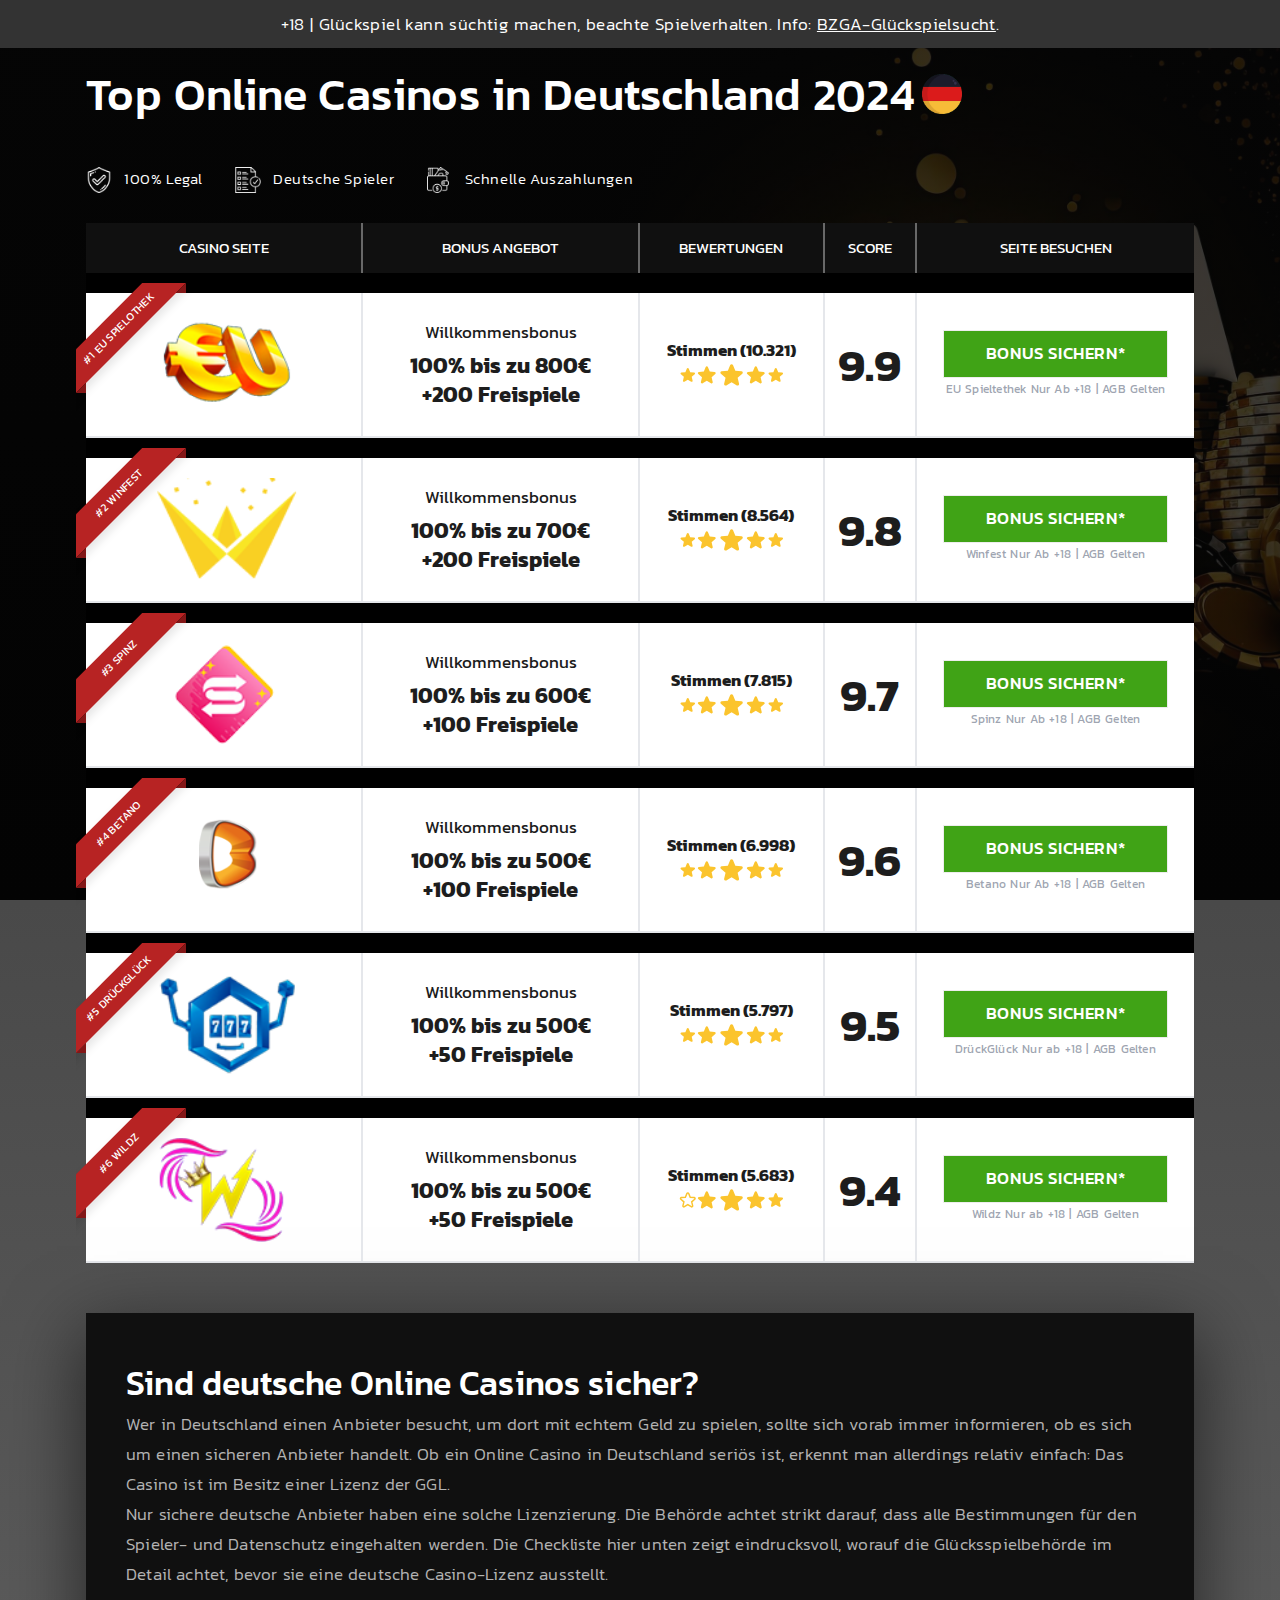
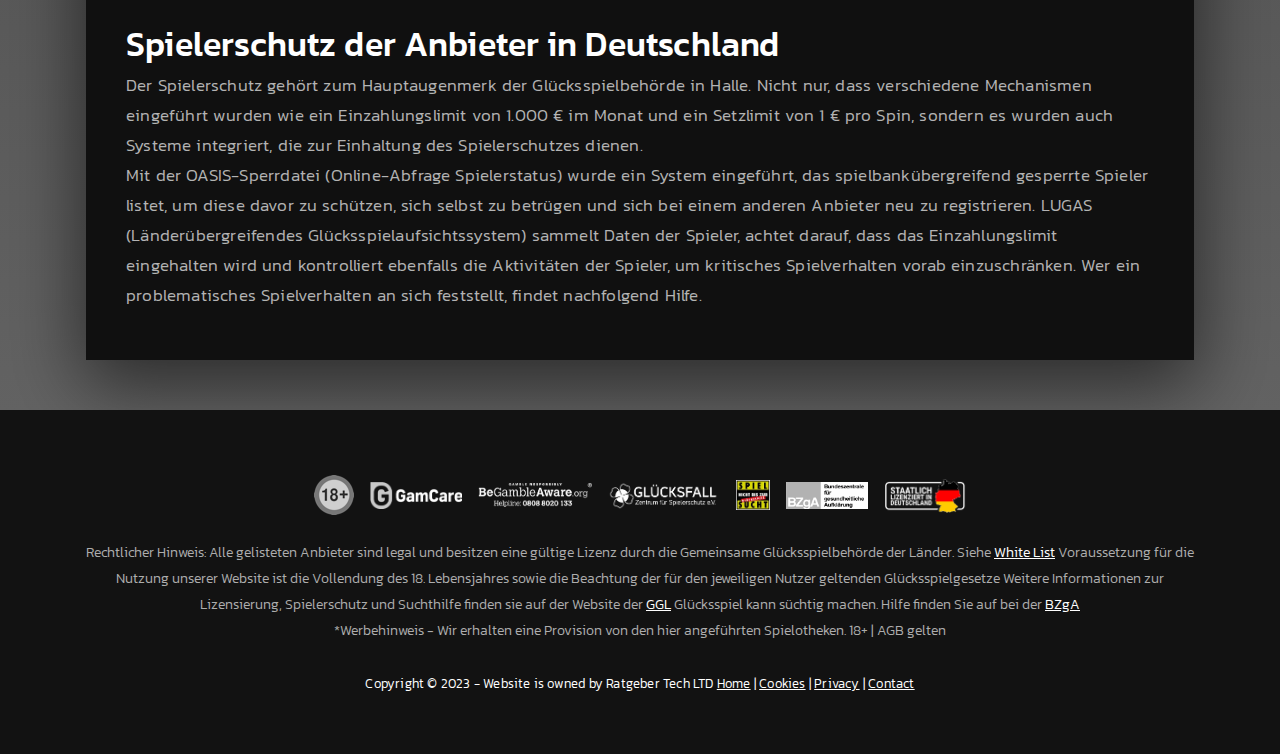
<file: index.html>
<!DOCTYPE html>
<html lang="en">

    <head>
        <meta charset="utf-8">
		<meta http-equiv="X-UA-Compatible" content="IE=edge">
		<meta name="viewport" content="width=device-width, initial-scale=1">
		<meta name="description" content="Top 5 Online Casinos, Top 5 Online Spielotheken, Online Casinos in Deutschland 2024, Bei Top 10 Casino listen wir die besten Online Casino Angebote für deutsche Spieler auf. Top Bonusangebote 2024.">
		<meta name="keywords" content="Online Casino Deutschland, Online Casino, Deutsche Online Casinos, Top Casinos, Casino Deutschland, Bester Willkommenbonus 2024">


        <!-- ============= Title ====================== -->
        <title>Top 10 Online Casinos in Deutschland 2024</title>
        <link rel="shortcut icon" href="images/fav-icon.png" type="image/x-icon">

        <!-- ============= Custom Link ================ -->
        <link rel="stylesheet" href="css/style.css">

        <!-- =============== Google Fonts =================== -->
        <link rel="preconnect" href="https://fonts.googleapis.com">
        <link rel="preconnect" href="https://fonts.gstatic.com" crossorigin>
        <link href="https://fonts.googleapis.com/css2?family=Kanit:ital,wght@0,100;0,200;0,300;0,400;0,500;0,600;0,700;0,800;0,900;1,100;1,200;1,300;1,400;1,500;1,600;1,700;1,800;1,900&display=swap" rel="stylesheet">
    </head>

    <body class="bg">
        <div id="navbar">
            <p>
                +18 | Glückspiel kann süchtig machen, beachte Spielverhalten. Info: <a href="https://www.bzga.de/service/infotelefone/gluecksspielsucht/">BZGA-Glückspielsucht</a>.
            </p>
        </div>

        <main>
            <div class="md:container">
            
                <!-- ================== Header Top Start ================= -->
                <div class="header-content">
                    <h1 class="header-content-h1 mt-6 header-top-5">
                        Top Online Casinos in Deutschland 2024 
                        <img src="images/flag.png" class="header-logo">
                    </h1>

                    <h1 class="header-content-h2">
                        <img src="images/flag.png" class="header-logo">Top Online Casinos in Deutschland 2024 
                    </h1>
                    

                    <!--<p class="mt-3 header-content-p">
                        Bei Spielothekratgeber gibt es die neusten und vorallem Willkommens Bonus Angebote für Spieler aus Deutschland. Wir halten Dich auf dem Laufenden und informierenden über die top vertrauenwürdigsten und sichersten Casino Anbieter in 2024.
                    </p>-->
                </div>
                <!-- ===================== Header Top End ================ -->
    
    
                <!-- ===================== Trusted Bar Start =============== -->
                <div class="mt-3 flex md:justify-between justify-center items-center">
                    <div class="trust-bar md:flex gap-4">
                        <div class="trust-bar-content">
                                <img src="images/security.png" class="inline">
                            <p class="trust-bar-p ml-2 inline">100% Legal</p>
                        </div>
                        <div class="trust-bar-content ml-4">
                                <img src="images/terms.png" class="inline">
                            <p class="trust-bar-p ml-2 inline">Deutsche Spieler</p>
                        </div>
                        <div class="trust-bar-content ml-4">
                                <img src="images/wallet.png" class="inline">
                            <p class="trust-bar-p ml-2 inline">Schnelle Auszahlungen</p>
                        </div>
                    </div>
                    <div class="btn-group">
                    </div>
                </div>
                <!-- ====================== Trusted Bar End ================= -->
    
    
                <!-- ===================== List Bar Start =============== -->
                <div class="my-3 list-bg">
                    <!-- ============ List Bar ========== -->
                    <div class="list-bar grid grid-cols-12 hidden md:grid">
                        <div class="list-border-right col-span-3 flex items-center justify-center">CASINO SEITE</div>
                        <div class="list-border-right col-span-3 flex items-center justify-center">BONUS ANGEBOT</div>
                        <div class="list-border-right col-span-2 flex items-center justify-center">BEWERTUNGEN</div>
                        <div class="list-border-right col-span-1 flex items-center justify-center">SCORE</div>
                        <div class="col-span-3 flex items-center justify-center">SEITE BESUCHEN</div>
                    </div>
    
    
                    <!-- ===================== List Item-01(Desktop) ==================== -->
                    <div class="grid-cols-12 h-[150px] bg-white hover:bg-gray-100 border-b-2 hidden md:grid padding-list-none">
                        <!-- === List Logo === -->
                        <a href="outbound/1?clickid={clickid}" target="_blank" class="list-logo relative border-r-2 p-4 col-span-3 flex items-center justify-center text-white font-bold">
                            <div class="box">
                                <div class="ribbon ribbon-top-left"><span>#1 EU Spielothek</span></div>
                            </div>
                            <div class="list-icon-bg bg-no-repeat bg-center cursor-pointer bg-contain h-full w-full" style="background-image: url('./images/euspielt10.png');  background-size: 90%;"></div>
                        </a>
    
                        <!-- === List Bonus === -->
                        <div class="list-bonus col-span-3 border-r-2 flex flex-col items-center justify-center text-black">
                            <p class="list-bonus-sm">Willkommensbonus</p>
                            <p class="list-bonus-lg">100% bis zu 800€<br>+200 Freispiele</p>
                        </div>
    
                        <!-- === List Ratings === -->
                        <div class="list-ratings col-span-2 border-r-2 flex flex-col items-center justify-center">
                            <p>Stimmen (10.321)</p>
                            <div class="flex justify-center items-center">
                                <svg xmlns="http://www.w3.org/2000/svg" viewBox="0 0 24 24" fill="currentColor" class="w-6 h-6 -mt-1 inline text-primary">
                                    <path fill-rule="evenodd" d="M10.788 3.21c.448-1.077 1.976-1.077 2.424 0l2.082 5.007 5.404.433c1.164.093 1.636 1.545.749 2.305l-4.117 3.527 1.257 5.273c.271 1.136-.964 2.033-1.96 1.425L12 18.354 7.373 21.18c-.996.608-2.231-.29-1.96-1.425l1.257-5.273-4.117-3.527c-.887-.76-.415-2.212.749-2.305l5.404-.433 2.082-5.006z"
                                    clip-rule="evenodd"></path>
                                </svg>
                                <svg xmlns="http://www.w3.org/2000/svg" viewBox="0 0 24 24" fill="currentColor" class="w-7 h-7 -mt-1 inline text-primary">
                                    <path fill-rule="evenodd" d="M10.788 3.21c.448-1.077 1.976-1.077 2.424 0l2.082 5.007 5.404.433c1.164.093 1.636 1.545.749 2.305l-4.117 3.527 1.257 5.273c.271 1.136-.964 2.033-1.96 1.425L12 18.354 7.373 21.18c-.996.608-2.231-.29-1.96-1.425l1.257-5.273-4.117-3.527c-.887-.76-.415-2.212.749-2.305l5.404-.433 2.082-5.006z"
                                    clip-rule="evenodd"></path>
                                </svg>
                                <svg xmlns="http://www.w3.org/2000/svg" viewBox="0 0 24 24" fill="currentColor" class="w-8 h-8 -mt-1 inline text-primary">
                                    <path fill-rule="evenodd" d="M10.788 3.21c.448-1.077 1.976-1.077 2.424 0l2.082 5.007 5.404.433c1.164.093 1.636 1.545.749 2.305l-4.117 3.527 1.257 5.273c.271 1.136-.964 2.033-1.96 1.425L12 18.354 7.373 21.18c-.996.608-2.231-.29-1.96-1.425l1.257-5.273-4.117-3.527c-.887-.76-.415-2.212.749-2.305l5.404-.433 2.082-5.006z"
                                    clip-rule="evenodd"></path>
                                </svg>
                                <svg xmlns="http://www.w3.org/2000/svg" viewBox="0 0 24 24" fill="currentColor" class="w-7 h-7 -mt-1 inline text-primary">
                                    <path fill-rule="evenodd" d="M10.788 3.21c.448-1.077 1.976-1.077 2.424 0l2.082 5.007 5.404.433c1.164.093 1.636 1.545.749 2.305l-4.117 3.527 1.257 5.273c.271 1.136-.964 2.033-1.96 1.425L12 18.354 7.373 21.18c-.996.608-2.231-.29-1.96-1.425l1.257-5.273-4.117-3.527c-.887-.76-.415-2.212.749-2.305l5.404-.433 2.082-5.006z"
                                    clip-rule="evenodd"></path>
                                </svg>
                                <svg xmlns="http://www.w3.org/2000/svg" viewBox="0 0 24 24" fill="currentColor" class="w-6 h-6 -mt-1 inline text-primary">
                                    <path fill-rule="evenodd" d="M10.788 3.21c.448-1.077 1.976-1.077 2.424 0l2.082 5.007 5.404.433c1.164.093 1.636 1.545.749 2.305l-4.117 3.527 1.257 5.273c.271 1.136-.964 2.033-1.96 1.425L12 18.354 7.373 21.18c-.996.608-2.231-.29-1.96-1.425l1.257-5.273-4.117-3.527c-.887-.76-.415-2.212.749-2.305l5.404-.433 2.082-5.006z"
                                    clip-rule="evenodd"></path>
                                </svg>
                            </div>
                        </div>
    
                        <!-- === List Score === -->
                        <div class="list-score col-span-1 border-r-2 flex items-center justify-center">
                            <p>9.9</p>
                        </div>
    
                        <!-- === List Button === -->
                        <div class="list-button col-span-3 flex flex-col items-center justify-center">
                            <a href="outbound/1?clickid={clickid}" target="_blank" class="list-btn-bonus btn">Bonus Sichern*</a>
                            <a
                            href="outbound/1?clickid={clickid}" target="_blank" class="list-btn-a">EU Spieltethek Nur Ab +18 | AGB Gelten</a>
                        </div>
                    </div>
                    <!-- ===================== List Item-01(Mobile) ==================== -->
                    <div class="list-mobile-bg grid grid-cols-2 md:hidden min-h-[215px] min-w-full">
                        <!-- === List Logo === -->
                        <a href="outbound/1?clickid={clickid}" target="_blank" class="relative bg-gray-100 border-b-2 flex items-end justify-center text-white font-bold bg-no-repeat cursor-pointer"
                        style="background-image: url('./images/euspielt10.png'); background-size: 90%; background-position: 50% 35%;">
                            <div class="box">
                                <div class="ribbon ribbon-top-left"><span>#1 EU Spielothek</span></div>
                            </div>

                            <div class="grid grid-cols-2">
                                <!-- === List Rating === -->
                                <div class="list-rating-sm block text-center ml-1">
                                    <div class="list-rating-icon-sm flex justify-center items-center">
                                        <svg xmlns="http://www.w3.org/2000/svg" viewBox="0 0 24 24" fill="currentColor" class="w-6 h-6 -mt-1 inline text-primary">
                                            <path fill-rule="evenodd" d="M10.788 3.21c.448-1.077 1.976-1.077 2.424 0l2.082 5.007 5.404.433c1.164.093 1.636 1.545.749 2.305l-4.117 3.527 1.257 5.273c.271 1.136-.964 2.033-1.96 1.425L12 18.354 7.373 21.18c-.996.608-2.231-.29-1.96-1.425l1.257-5.273-4.117-3.527c-.887-.76-.415-2.212.749-2.305l5.404-.433 2.082-5.006z"
                                            clip-rule="evenodd"></path>
                                        </svg>
                                        <svg xmlns="http://www.w3.org/2000/svg" viewBox="0 0 24 24" fill="currentColor" class="w-7 h-7 -mt-1 inline text-primary">
                                            <path fill-rule="evenodd" d="M10.788 3.21c.448-1.077 1.976-1.077 2.424 0l2.082 5.007 5.404.433c1.164.093 1.636 1.545.749 2.305l-4.117 3.527 1.257 5.273c.271 1.136-.964 2.033-1.96 1.425L12 18.354 7.373 21.18c-.996.608-2.231-.29-1.96-1.425l1.257-5.273-4.117-3.527c-.887-.76-.415-2.212.749-2.305l5.404-.433 2.082-5.006z"
                                            clip-rule="evenodd"></path>
                                        </svg>
                                        <svg xmlns="http://www.w3.org/2000/svg" viewBox="0 0 24 24" fill="currentColor" class="w-8 h-8 -mt-1 inline text-primary">
                                            <path fill-rule="evenodd" d="M10.788 3.21c.448-1.077 1.976-1.077 2.424 0l2.082 5.007 5.404.433c1.164.093 1.636 1.545.749 2.305l-4.117 3.527 1.257 5.273c.271 1.136-.964 2.033-1.96 1.425L12 18.354 7.373 21.18c-.996.608-2.231-.29-1.96-1.425l1.257-5.273-4.117-3.527c-.887-.76-.415-2.212.749-2.305l5.404-.433 2.082-5.006z"
                                            clip-rule="evenodd"></path>
                                        </svg>
                                        <svg xmlns="http://www.w3.org/2000/svg" viewBox="0 0 24 24" fill="currentColor" class="w-7 h-7 -mt-1 inline text-primary">
                                            <path fill-rule="evenodd" d="M10.788 3.21c.448-1.077 1.976-1.077 2.424 0l2.082 5.007 5.404.433c1.164.093 1.636 1.545.749 2.305l-4.117 3.527 1.257 5.273c.271 1.136-.964 2.033-1.96 1.425L12 18.354 7.373 21.18c-.996.608-2.231-.29-1.96-1.425l1.257-5.273-4.117-3.527c-.887-.76-.415-2.212.749-2.305l5.404-.433 2.082-5.006z"
                                            clip-rule="evenodd"></path>
                                        </svg>
                                        <svg xmlns="http://www.w3.org/2000/svg" viewBox="0 0 24 24" fill="currentColor" class="w-6 h-6 -mt-1 inline text-primary">
                                            <path fill-rule="evenodd" d="M10.788 3.21c.448-1.077 1.976-1.077 2.424 0l2.082 5.007 5.404.433c1.164.093 1.636 1.545.749 2.305l-4.117 3.527 1.257 5.273c.271 1.136-.964 2.033-1.96 1.425L12 18.354 7.373 21.18c-.996.608-2.231-.29-1.96-1.425l1.257-5.273-4.117-3.527c-.887-.76-.415-2.212.749-2.305l5.404-.433 2.082-5.006z"
                                            clip-rule="evenodd"></path>
                                        </svg>
                                    </div>
                                    <p class="list-rating-p-sm">Stimmen (10.321) </p>
                                </div>

                                <!-- ==== Score ==== -->
                                <div class="list-score-sm">
                                    <p class="list-no-sm">9.9</p>
                                    <p class="list-no-p">Punktzahl</p>
                                </div>
                            </div>
                        </a>

                        <!-- ==== List bonus & Button === -->
                        <div class="list-bonus-p-sm bg-white border-b-2 flex flex-col items-center justify-center text-black">
                            <p class="list-bonus-sm">Willkommensbonus</p>
                            <p class="list-bonus-lg">100% bis zu 800€<br>+200 Freispiele</p>
                            <a href="outbound/1?clickid={clickid}" target="_blank" class="list-btn-bonus btn">Bonus Sichern*</a>
                        </div>
                    </div>
    
    
    
                    <!-- ===================== List Item-02(Desktop) ==================== -->
                    <div class="grid-cols-12 h-[150px] bg-white hover:bg-gray-100 border-b-2 hidden md:grid padding-list-none">
                        <!-- === List Logo === -->
                        <a href="outbound/2?clickid={clickid}" target="_blank" class="list-logo relative border-r-2 p-4 col-span-3 flex items-center justify-center text-white font-bold">
                            <div class="box">
                                <div class="ribbon ribbon-top-left"><span>#2 Winfest</span></div>
                            </div>
                            <div class="list-icon-bg bg-no-repeat bg-center cursor-pointer bg-contain h-full w-full" style="background-image: url('./images/winfestt10.png');"></div>
                        </a>
    
                        <!-- === List Bonus === -->
                        <div class="list-bonus col-span-3 border-r-2 flex flex-col items-center justify-center text-black">
                            <p class="list-bonus-sm">Willkommensbonus</p>
                            <p class="list-bonus-lg">100% bis zu 700€<br>+200 Freispiele</p>
                        </div>
    
                        <!-- === List Ratings === -->
                        <div class="list-ratings col-span-2 border-r-2 flex flex-col items-center justify-center">
                            <p>Stimmen (8.564)</p>
                            <div class="flex justify-center items-center">
                                <svg xmlns="http://www.w3.org/2000/svg" viewBox="0 0 24 24" fill="currentColor" class="w-6 h-6 -mt-1 inline text-primary">
                                    <path fill-rule="evenodd" d="M10.788 3.21c.448-1.077 1.976-1.077 2.424 0l2.082 5.007 5.404.433c1.164.093 1.636 1.545.749 2.305l-4.117 3.527 1.257 5.273c.271 1.136-.964 2.033-1.96 1.425L12 18.354 7.373 21.18c-.996.608-2.231-.29-1.96-1.425l1.257-5.273-4.117-3.527c-.887-.76-.415-2.212.749-2.305l5.404-.433 2.082-5.006z"
                                    clip-rule="evenodd"></path>
                                </svg>
                                <svg xmlns="http://www.w3.org/2000/svg" viewBox="0 0 24 24" fill="currentColor" class="w-7 h-7 -mt-1 inline text-primary">
                                    <path fill-rule="evenodd" d="M10.788 3.21c.448-1.077 1.976-1.077 2.424 0l2.082 5.007 5.404.433c1.164.093 1.636 1.545.749 2.305l-4.117 3.527 1.257 5.273c.271 1.136-.964 2.033-1.96 1.425L12 18.354 7.373 21.18c-.996.608-2.231-.29-1.96-1.425l1.257-5.273-4.117-3.527c-.887-.76-.415-2.212.749-2.305l5.404-.433 2.082-5.006z"
                                    clip-rule="evenodd"></path>
                                </svg>
                                <svg xmlns="http://www.w3.org/2000/svg" viewBox="0 0 24 24" fill="currentColor" class="w-8 h-8 -mt-1 inline text-primary">
                                    <path fill-rule="evenodd" d="M10.788 3.21c.448-1.077 1.976-1.077 2.424 0l2.082 5.007 5.404.433c1.164.093 1.636 1.545.749 2.305l-4.117 3.527 1.257 5.273c.271 1.136-.964 2.033-1.96 1.425L12 18.354 7.373 21.18c-.996.608-2.231-.29-1.96-1.425l1.257-5.273-4.117-3.527c-.887-.76-.415-2.212.749-2.305l5.404-.433 2.082-5.006z"
                                    clip-rule="evenodd"></path>
                                </svg>
                                <svg xmlns="http://www.w3.org/2000/svg" viewBox="0 0 24 24" fill="currentColor" class="w-7 h-7 -mt-1 inline text-primary">
                                    <path fill-rule="evenodd" d="M10.788 3.21c.448-1.077 1.976-1.077 2.424 0l2.082 5.007 5.404.433c1.164.093 1.636 1.545.749 2.305l-4.117 3.527 1.257 5.273c.271 1.136-.964 2.033-1.96 1.425L12 18.354 7.373 21.18c-.996.608-2.231-.29-1.96-1.425l1.257-5.273-4.117-3.527c-.887-.76-.415-2.212.749-2.305l5.404-.433 2.082-5.006z"
                                    clip-rule="evenodd"></path>
                                </svg>
                                <svg xmlns="http://www.w3.org/2000/svg" viewBox="0 0 24 24" fill="currentColor" class="w-6 h-6 -mt-1 inline text-primary">
                                    <path fill-rule="evenodd" d="M10.788 3.21c.448-1.077 1.976-1.077 2.424 0l2.082 5.007 5.404.433c1.164.093 1.636 1.545.749 2.305l-4.117 3.527 1.257 5.273c.271 1.136-.964 2.033-1.96 1.425L12 18.354 7.373 21.18c-.996.608-2.231-.29-1.96-1.425l1.257-5.273-4.117-3.527c-.887-.76-.415-2.212.749-2.305l5.404-.433 2.082-5.006z"
                                    clip-rule="evenodd"></path>
                                </svg>
                            </div>
                        </div>
    
                        <!-- === List Score === -->
                        <div class="list-score col-span-1 border-r-2 flex items-center justify-center">
                            <p>9.8</p>
                        </div>
    
                        <!-- === List Button === -->
                        <div class="list-button col-span-3 flex flex-col items-center justify-center">
                            <a href="outbound/2?clickid={clickid}" target="_blank" class="list-btn-bonus btn">Bonus Sichern*</a>
                            <a
                            href="outbound/2?clickid={clickid}" target="_blank" class="list-btn-a">Winfest Nur Ab +18 | AGB Gelten</a>
                        </div>
                    </div>
                    <!-- ===================== List Item-02(Mobile) ==================== -->
                    <div class="list-mobile-bg grid grid-cols-2 md:hidden min-h-[215px] min-w-full">
                        <!-- === List Logo === -->
                        <a href="outbound/2?clickid={clickid}"  target="_blank" class="relative bg-gray-100 border-b-2 flex items-end justify-center text-white font-bold bg-no-repeat cursor-pointer"
                        style="background-image: url('./images/winfestt10.png'); background-size: 85%; background-position: 50% 35%;">
                            <div class="box">
                                <div class="ribbon ribbon-top-left"><span>#2 Winfest</span></div>
                            </div>

                            <div class="grid grid-cols-2">
                                <!-- === List Rating === -->
                                <div class="list-rating-sm block text-center ml-1">
                                    <div class="list-rating-icon-sm flex justify-center items-center">
                                        <svg xmlns="http://www.w3.org/2000/svg" viewBox="0 0 24 24" fill="currentColor" class="w-6 h-6 -mt-1 inline text-primary">
                                            <path fill-rule="evenodd" d="M10.788 3.21c.448-1.077 1.976-1.077 2.424 0l2.082 5.007 5.404.433c1.164.093 1.636 1.545.749 2.305l-4.117 3.527 1.257 5.273c.271 1.136-.964 2.033-1.96 1.425L12 18.354 7.373 21.18c-.996.608-2.231-.29-1.96-1.425l1.257-5.273-4.117-3.527c-.887-.76-.415-2.212.749-2.305l5.404-.433 2.082-5.006z"
                                            clip-rule="evenodd"></path>
                                        </svg>
                                        <svg xmlns="http://www.w3.org/2000/svg" viewBox="0 0 24 24" fill="currentColor" class="w-7 h-7 -mt-1 inline text-primary">
                                            <path fill-rule="evenodd" d="M10.788 3.21c.448-1.077 1.976-1.077 2.424 0l2.082 5.007 5.404.433c1.164.093 1.636 1.545.749 2.305l-4.117 3.527 1.257 5.273c.271 1.136-.964 2.033-1.96 1.425L12 18.354 7.373 21.18c-.996.608-2.231-.29-1.96-1.425l1.257-5.273-4.117-3.527c-.887-.76-.415-2.212.749-2.305l5.404-.433 2.082-5.006z"
                                            clip-rule="evenodd"></path>
                                        </svg>
                                        <svg xmlns="http://www.w3.org/2000/svg" viewBox="0 0 24 24" fill="currentColor" class="w-8 h-8 -mt-1 inline text-primary">
                                            <path fill-rule="evenodd" d="M10.788 3.21c.448-1.077 1.976-1.077 2.424 0l2.082 5.007 5.404.433c1.164.093 1.636 1.545.749 2.305l-4.117 3.527 1.257 5.273c.271 1.136-.964 2.033-1.96 1.425L12 18.354 7.373 21.18c-.996.608-2.231-.29-1.96-1.425l1.257-5.273-4.117-3.527c-.887-.76-.415-2.212.749-2.305l5.404-.433 2.082-5.006z"
                                            clip-rule="evenodd"></path>
                                        </svg>
                                        <svg xmlns="http://www.w3.org/2000/svg" viewBox="0 0 24 24" fill="currentColor" class="w-7 h-7 -mt-1 inline text-primary">
                                            <path fill-rule="evenodd" d="M10.788 3.21c.448-1.077 1.976-1.077 2.424 0l2.082 5.007 5.404.433c1.164.093 1.636 1.545.749 2.305l-4.117 3.527 1.257 5.273c.271 1.136-.964 2.033-1.96 1.425L12 18.354 7.373 21.18c-.996.608-2.231-.29-1.96-1.425l1.257-5.273-4.117-3.527c-.887-.76-.415-2.212.749-2.305l5.404-.433 2.082-5.006z"
                                            clip-rule="evenodd"></path>
                                        </svg>
                                        <svg xmlns="http://www.w3.org/2000/svg" viewBox="0 0 24 24" fill="currentColor" class="w-6 h-6 -mt-1 inline text-primary">
                                            <path fill-rule="evenodd" d="M10.788 3.21c.448-1.077 1.976-1.077 2.424 0l2.082 5.007 5.404.433c1.164.093 1.636 1.545.749 2.305l-4.117 3.527 1.257 5.273c.271 1.136-.964 2.033-1.96 1.425L12 18.354 7.373 21.18c-.996.608-2.231-.29-1.96-1.425l1.257-5.273-4.117-3.527c-.887-.76-.415-2.212.749-2.305l5.404-.433 2.082-5.006z"
                                            clip-rule="evenodd"></path>
                                        </svg>
                                    </div>
                                    <p class="list-rating-p-sm">Stimmen (8.564) </p>
                                </div>

                                <!-- ==== Score ==== -->
                                <div class="list-score-sm">
                                    <p class="list-no-sm">9.8</p>
                                    <p class="list-no-p">Punktzahl</p>
                                </div>
                            </div>
                        </a>

                        <!-- ==== List bonus & Button === -->
                        <div class="list-bonus-p-sm bg-white border-b-2 flex flex-col items-center justify-center text-black">
                            <p class="list-bonus-sm">Willkommensbonus</p>
                            <p class="list-bonus-lg">100% bis zu 700€<br>+200 Freispiele</p>
                            <a href="outbound/2?clickid={clickid}" target="_blank" class="list-btn-bonus btn">Bonus Sichern*</a>
                        </div>
                    </div>
    
    
    
                    <!-- ===================== List Item-03(Desktop) ==================== -->
                    <div class="grid-cols-12 h-[150px] bg-white hover:bg-gray-100 border-b-2 hidden md:grid padding-list-none">
                        <!-- === List Logo === -->
                        <a href="outbound/3?clickid={clickid}" target="_blank" class="list-logo relative border-r-2 p-4 col-span-3 flex items-center justify-center text-white font-bold">
                            <div class="box">
                                <div class="ribbon ribbon-top-left"><span>#3 Spinz</span></div>
                            </div>
                            <div class="list-icon-bg bg-no-repeat bg-center cursor-pointer bg-contain h-full w-full" style="background-image: url('./images/spinzt10.png');"></div>
                        </a>
    
                        <!-- === List Bonus === -->
                        <div class="list-bonus col-span-3 border-r-2 flex flex-col items-center justify-center text-black">
                            <p class="list-bonus-sm">Willkommensbonus</p>
                            <p class="list-bonus-lg">100% bis zu 600€<br>+100 Freispiele</p>
                        </div>
    
                        <!-- === List Ratings === -->
                        <div class="list-ratings col-span-2 border-r-2 flex flex-col items-center justify-center">
                            <p>Stimmen (7.815)</p>
                            <div class="flex justify-center items-center">
                                <svg xmlns="http://www.w3.org/2000/svg" viewBox="0 0 24 24" fill="currentColor" class="w-6 h-6 -mt-1 inline text-primary">
                                    <path fill-rule="evenodd" d="M10.788 3.21c.448-1.077 1.976-1.077 2.424 0l2.082 5.007 5.404.433c1.164.093 1.636 1.545.749 2.305l-4.117 3.527 1.257 5.273c.271 1.136-.964 2.033-1.96 1.425L12 18.354 7.373 21.18c-.996.608-2.231-.29-1.96-1.425l1.257-5.273-4.117-3.527c-.887-.76-.415-2.212.749-2.305l5.404-.433 2.082-5.006z"
                                    clip-rule="evenodd"></path>
                                </svg>
                                <svg xmlns="http://www.w3.org/2000/svg" viewBox="0 0 24 24" fill="currentColor" class="w-7 h-7 -mt-1 inline text-primary">
                                    <path fill-rule="evenodd" d="M10.788 3.21c.448-1.077 1.976-1.077 2.424 0l2.082 5.007 5.404.433c1.164.093 1.636 1.545.749 2.305l-4.117 3.527 1.257 5.273c.271 1.136-.964 2.033-1.96 1.425L12 18.354 7.373 21.18c-.996.608-2.231-.29-1.96-1.425l1.257-5.273-4.117-3.527c-.887-.76-.415-2.212.749-2.305l5.404-.433 2.082-5.006z"
                                    clip-rule="evenodd"></path>
                                </svg>
                                <svg xmlns="http://www.w3.org/2000/svg" viewBox="0 0 24 24" fill="currentColor" class="w-8 h-8 -mt-1 inline text-primary">
                                    <path fill-rule="evenodd" d="M10.788 3.21c.448-1.077 1.976-1.077 2.424 0l2.082 5.007 5.404.433c1.164.093 1.636 1.545.749 2.305l-4.117 3.527 1.257 5.273c.271 1.136-.964 2.033-1.96 1.425L12 18.354 7.373 21.18c-.996.608-2.231-.29-1.96-1.425l1.257-5.273-4.117-3.527c-.887-.76-.415-2.212.749-2.305l5.404-.433 2.082-5.006z"
                                    clip-rule="evenodd"></path>
                                </svg>
                                <svg xmlns="http://www.w3.org/2000/svg" viewBox="0 0 24 24" fill="currentColor" class="w-7 h-7 -mt-1 inline text-primary">
                                    <path fill-rule="evenodd" d="M10.788 3.21c.448-1.077 1.976-1.077 2.424 0l2.082 5.007 5.404.433c1.164.093 1.636 1.545.749 2.305l-4.117 3.527 1.257 5.273c.271 1.136-.964 2.033-1.96 1.425L12 18.354 7.373 21.18c-.996.608-2.231-.29-1.96-1.425l1.257-5.273-4.117-3.527c-.887-.76-.415-2.212.749-2.305l5.404-.433 2.082-5.006z"
                                    clip-rule="evenodd"></path>
                                </svg>
                                <svg xmlns="http://www.w3.org/2000/svg" viewBox="0 0 24 24" fill="currentColor" class="w-6 h-6 -mt-1 inline text-primary">
                                    <path fill-rule="evenodd" d="M10.788 3.21c.448-1.077 1.976-1.077 2.424 0l2.082 5.007 5.404.433c1.164.093 1.636 1.545.749 2.305l-4.117 3.527 1.257 5.273c.271 1.136-.964 2.033-1.96 1.425L12 18.354 7.373 21.18c-.996.608-2.231-.29-1.96-1.425l1.257-5.273-4.117-3.527c-.887-.76-.415-2.212.749-2.305l5.404-.433 2.082-5.006z"
                                    clip-rule="evenodd"></path>
                                </svg>
                            </div>
                        </div>
    
                        <!-- === List Score === -->
                        <div class="list-score col-span-1 border-r-2 flex items-center justify-center">
                            <p>9.7</p>
                        </div>
    
                        <!-- === List Button === -->
                        <div class="list-button col-span-3 flex flex-col items-center justify-center">
                            <a href="outbound/3?clickid={clickid}" target="_blank" class="list-btn-bonus btn">Bonus Sichern*</a>
                            <a
                            href="outbound/3?clickid={clickid}" target="_blank" class="list-btn-a">Spinz Nur Ab +18 | AGB Gelten</a>
                        </div>
                    </div>
                    <!-- ===================== List Item-03(Mobile) ==================== -->
                    <div class="list-mobile-bg grid grid-cols-2 md:hidden min-h-[215px] min-w-full">
                        <!-- === List Logo === -->
                        <a href="outbound/3?clickid={clickid}" target="_blank" class="relative bg-gray-100 border-b-2 flex items-end justify-center text-white font-bold bg-no-repeat cursor-pointer"
                        style="background-image: url('./images/spinzt10.png'); background-size: 85%; background-position: 50% 35%;">
                            <div class="box">
                                <div class="ribbon ribbon-top-left"><span>#3 Spinz</span></div>
                            </div>

                            <div class="grid grid-cols-2">
                                <!-- === List Rating === -->
                                <div class="list-rating-sm block text-center ml-1">
                                    <div class="list-rating-icon-sm flex justify-center items-center">
                                        <svg xmlns="http://www.w3.org/2000/svg" viewBox="0 0 24 24" fill="currentColor" class="w-6 h-6 -mt-1 inline text-primary">
                                            <path fill-rule="evenodd" d="M10.788 3.21c.448-1.077 1.976-1.077 2.424 0l2.082 5.007 5.404.433c1.164.093 1.636 1.545.749 2.305l-4.117 3.527 1.257 5.273c.271 1.136-.964 2.033-1.96 1.425L12 18.354 7.373 21.18c-.996.608-2.231-.29-1.96-1.425l1.257-5.273-4.117-3.527c-.887-.76-.415-2.212.749-2.305l5.404-.433 2.082-5.006z"
                                            clip-rule="evenodd"></path>
                                        </svg>
                                        <svg xmlns="http://www.w3.org/2000/svg" viewBox="0 0 24 24" fill="currentColor" class="w-7 h-7 -mt-1 inline text-primary">
                                            <path fill-rule="evenodd" d="M10.788 3.21c.448-1.077 1.976-1.077 2.424 0l2.082 5.007 5.404.433c1.164.093 1.636 1.545.749 2.305l-4.117 3.527 1.257 5.273c.271 1.136-.964 2.033-1.96 1.425L12 18.354 7.373 21.18c-.996.608-2.231-.29-1.96-1.425l1.257-5.273-4.117-3.527c-.887-.76-.415-2.212.749-2.305l5.404-.433 2.082-5.006z"
                                            clip-rule="evenodd"></path>
                                        </svg>
                                        <svg xmlns="http://www.w3.org/2000/svg" viewBox="0 0 24 24" fill="currentColor" class="w-8 h-8 -mt-1 inline text-primary">
                                            <path fill-rule="evenodd" d="M10.788 3.21c.448-1.077 1.976-1.077 2.424 0l2.082 5.007 5.404.433c1.164.093 1.636 1.545.749 2.305l-4.117 3.527 1.257 5.273c.271 1.136-.964 2.033-1.96 1.425L12 18.354 7.373 21.18c-.996.608-2.231-.29-1.96-1.425l1.257-5.273-4.117-3.527c-.887-.76-.415-2.212.749-2.305l5.404-.433 2.082-5.006z"
                                            clip-rule="evenodd"></path>
                                        </svg>
                                        <svg xmlns="http://www.w3.org/2000/svg" viewBox="0 0 24 24" fill="currentColor" class="w-7 h-7 -mt-1 inline text-primary">
                                            <path fill-rule="evenodd" d="M10.788 3.21c.448-1.077 1.976-1.077 2.424 0l2.082 5.007 5.404.433c1.164.093 1.636 1.545.749 2.305l-4.117 3.527 1.257 5.273c.271 1.136-.964 2.033-1.96 1.425L12 18.354 7.373 21.18c-.996.608-2.231-.29-1.96-1.425l1.257-5.273-4.117-3.527c-.887-.76-.415-2.212.749-2.305l5.404-.433 2.082-5.006z"
                                            clip-rule="evenodd"></path>
                                        </svg>
                                        <svg xmlns="http://www.w3.org/2000/svg" viewBox="0 0 24 24" fill="currentColor" class="w-6 h-6 -mt-1 inline text-primary">
                                            <path fill-rule="evenodd" d="M10.788 3.21c.448-1.077 1.976-1.077 2.424 0l2.082 5.007 5.404.433c1.164.093 1.636 1.545.749 2.305l-4.117 3.527 1.257 5.273c.271 1.136-.964 2.033-1.96 1.425L12 18.354 7.373 21.18c-.996.608-2.231-.29-1.96-1.425l1.257-5.273-4.117-3.527c-.887-.76-.415-2.212.749-2.305l5.404-.433 2.082-5.006z"
                                            clip-rule="evenodd"></path>
                                        </svg>
                                    </div>
                                    <p class="list-rating-p-sm">Stimmen (7.815) </p>
                                </div>

                                <!-- ==== Score ==== -->
                                <div class="list-score-sm">
                                    <p class="list-no-sm">9.7</p>
                                    <p class="list-no-p">Punktzahl</p>
                                </div>
                            </div>
                        </a>

                        <!-- ==== List bonus & Button === -->
                        <div class="list-bonus-p-sm bg-white border-b-2 flex flex-col items-center justify-center text-black">
                            <p class="list-bonus-sm">Willkommensbonus</p>
                            <p class="list-bonus-lg">100% bis zu 600€<br>100 Freispiele</p>
                            <a href="outbound/3?clickid={clickid}" target="_blank" class="list-btn-bonus btn">Bonus Sichern*</a>
                        </div>
                    </div>
    
    
    
                    <!-- ===================== List Item-04(Desktop) ==================== -->
                    <div class="grid-cols-12 h-[150px] bg-white hover:bg-gray-100 border-b-2 hidden md:grid padding-list-none">
                        <!-- === List Logo === -->
                        <a href="outbound/4?clickid={clickid}" target="_blank" class="list-logo relative border-r-2 p-4 col-span-3 flex items-center justify-center text-white font-bold">
                            <div class="box">
                                <div class="ribbon ribbon-top-left"><span>#4 Betano</span></div>
                            </div>
                            <div class="list-icon-bg bg-no-repeat bg-center cursor-pointer bg-contain h-full w-full" style="background-image: url('./images/betano.png'); background-size: 70%; background-position: 50% 35%;"></div>
                        </a>
    
                        <!-- === List Bonus === -->
                        <div class="list-bonus col-span-3 border-r-2 flex flex-col items-center justify-center text-black">
                            <p class="list-bonus-sm">Willkommensbonus</p>
                            <p class="list-bonus-lg">100% bis zu 500€<br>+100 Freispiele</p>
                        </div>
    
                        <!-- === List Ratings === -->
                        <div class="list-ratings col-span-2 border-r-2 flex flex-col items-center justify-center">
                            <p>Stimmen (6.998)</p>
                            <div class="flex justify-center items-center">
                                <svg xmlns="http://www.w3.org/2000/svg" viewBox="0 0 24 24" fill="currentColor" class="w-6 h-6 -mt-1 inline text-primary">
                                    <path fill-rule="evenodd" d="M10.788 3.21c.448-1.077 1.976-1.077 2.424 0l2.082 5.007 5.404.433c1.164.093 1.636 1.545.749 2.305l-4.117 3.527 1.257 5.273c.271 1.136-.964 2.033-1.96 1.425L12 18.354 7.373 21.18c-.996.608-2.231-.29-1.96-1.425l1.257-5.273-4.117-3.527c-.887-.76-.415-2.212.749-2.305l5.404-.433 2.082-5.006z"
                                    clip-rule="evenodd"></path>
                                </svg>
                                <svg xmlns="http://www.w3.org/2000/svg" viewBox="0 0 24 24" fill="currentColor" class="w-7 h-7 -mt-1 inline text-primary">
                                    <path fill-rule="evenodd" d="M10.788 3.21c.448-1.077 1.976-1.077 2.424 0l2.082 5.007 5.404.433c1.164.093 1.636 1.545.749 2.305l-4.117 3.527 1.257 5.273c.271 1.136-.964 2.033-1.96 1.425L12 18.354 7.373 21.18c-.996.608-2.231-.29-1.96-1.425l1.257-5.273-4.117-3.527c-.887-.76-.415-2.212.749-2.305l5.404-.433 2.082-5.006z"
                                    clip-rule="evenodd"></path>
                                </svg>
                                <svg xmlns="http://www.w3.org/2000/svg" viewBox="0 0 24 24" fill="currentColor" class="w-8 h-8 -mt-1 inline text-primary">
                                    <path fill-rule="evenodd" d="M10.788 3.21c.448-1.077 1.976-1.077 2.424 0l2.082 5.007 5.404.433c1.164.093 1.636 1.545.749 2.305l-4.117 3.527 1.257 5.273c.271 1.136-.964 2.033-1.96 1.425L12 18.354 7.373 21.18c-.996.608-2.231-.29-1.96-1.425l1.257-5.273-4.117-3.527c-.887-.76-.415-2.212.749-2.305l5.404-.433 2.082-5.006z"
                                    clip-rule="evenodd"></path>
                                </svg>
                                <svg xmlns="http://www.w3.org/2000/svg" viewBox="0 0 24 24" fill="currentColor" class="w-7 h-7 -mt-1 inline text-primary">
                                    <path fill-rule="evenodd" d="M10.788 3.21c.448-1.077 1.976-1.077 2.424 0l2.082 5.007 5.404.433c1.164.093 1.636 1.545.749 2.305l-4.117 3.527 1.257 5.273c.271 1.136-.964 2.033-1.96 1.425L12 18.354 7.373 21.18c-.996.608-2.231-.29-1.96-1.425l1.257-5.273-4.117-3.527c-.887-.76-.415-2.212.749-2.305l5.404-.433 2.082-5.006z"
                                    clip-rule="evenodd"></path>
                                </svg>
                                <svg xmlns="http://www.w3.org/2000/svg" viewBox="0 0 24 24" fill="currentColor" class="w-6 h-6 -mt-1 inline text-primary">
                                    <path fill-rule="evenodd" d="M10.788 3.21c.448-1.077 1.976-1.077 2.424 0l2.082 5.007 5.404.433c1.164.093 1.636 1.545.749 2.305l-4.117 3.527 1.257 5.273c.271 1.136-.964 2.033-1.96 1.425L12 18.354 7.373 21.18c-.996.608-2.231-.29-1.96-1.425l1.257-5.273-4.117-3.527c-.887-.76-.415-2.212.749-2.305l5.404-.433 2.082-5.006z"
                                    clip-rule="evenodd"></path>
                                </svg>
                            </div>
                        </div>
    
                        <!-- === List Score === -->
                        <div class="list-score col-span-1 border-r-2 flex items-center justify-center">
                            <p>9.6</p>
                        </div>
    
                        <!-- === List Button === -->
                        <div class="list-button col-span-3 flex flex-col items-center justify-center">
                            <a href="outbound/4?clickid={clickid}" target="_blank" class="list-btn-bonus btn">Bonus Sichern*</a>
                            <a
                            href="outbound/4?clickid={clickid}" target="_blank" class="list-btn-a">Betano Nur Ab +18 | AGB Gelten</a>
                        </div>
                    </div>
                    <!-- ===================== List Item-04(Mobile) ==================== -->
                    <div class="list-mobile-bg grid grid-cols-2 md:hidden min-h-[215px] min-w-full">
                        <!-- === List Logo === -->
                        <a href="outbound/4?clickid={clickid}" target="_blank" class="relative bg-gray-100 border-b-2 flex items-end justify-center text-white font-bold bg-no-repeat cursor-pointer"
                        style="background-image: url('./images/betano.png'); background-size: 92%; background-position: 50% 35%;">
                            <div class="box">
                                <div class="ribbon ribbon-top-left"><span>#4 Betano</span></div>
                            </div>

                            <div class="grid grid-cols-2">
                                <!-- === List Rating === -->
                                <div class="list-rating-sm block text-center ml-1">
                                    <div class="list-rating-icon-sm flex justify-center items-center">
                                        <svg xmlns="http://www.w3.org/2000/svg" viewBox="0 0 24 24" fill="currentColor" class="w-6 h-6 -mt-1 inline text-primary">
                                            <path fill-rule="evenodd" d="M10.788 3.21c.448-1.077 1.976-1.077 2.424 0l2.082 5.007 5.404.433c1.164.093 1.636 1.545.749 2.305l-4.117 3.527 1.257 5.273c.271 1.136-.964 2.033-1.96 1.425L12 18.354 7.373 21.18c-.996.608-2.231-.29-1.96-1.425l1.257-5.273-4.117-3.527c-.887-.76-.415-2.212.749-2.305l5.404-.433 2.082-5.006z"
                                            clip-rule="evenodd"></path>
                                        </svg>
                                        <svg xmlns="http://www.w3.org/2000/svg" viewBox="0 0 24 24" fill="currentColor" class="w-7 h-7 -mt-1 inline text-primary">
                                            <path fill-rule="evenodd" d="M10.788 3.21c.448-1.077 1.976-1.077 2.424 0l2.082 5.007 5.404.433c1.164.093 1.636 1.545.749 2.305l-4.117 3.527 1.257 5.273c.271 1.136-.964 2.033-1.96 1.425L12 18.354 7.373 21.18c-.996.608-2.231-.29-1.96-1.425l1.257-5.273-4.117-3.527c-.887-.76-.415-2.212.749-2.305l5.404-.433 2.082-5.006z"
                                            clip-rule="evenodd"></path>
                                        </svg>
                                        <svg xmlns="http://www.w3.org/2000/svg" viewBox="0 0 24 24" fill="currentColor" class="w-8 h-8 -mt-1 inline text-primary">
                                            <path fill-rule="evenodd" d="M10.788 3.21c.448-1.077 1.976-1.077 2.424 0l2.082 5.007 5.404.433c1.164.093 1.636 1.545.749 2.305l-4.117 3.527 1.257 5.273c.271 1.136-.964 2.033-1.96 1.425L12 18.354 7.373 21.18c-.996.608-2.231-.29-1.96-1.425l1.257-5.273-4.117-3.527c-.887-.76-.415-2.212.749-2.305l5.404-.433 2.082-5.006z"
                                            clip-rule="evenodd"></path>
                                        </svg>
                                        <svg xmlns="http://www.w3.org/2000/svg" viewBox="0 0 24 24" fill="currentColor" class="w-7 h-7 -mt-1 inline text-primary">
                                            <path fill-rule="evenodd" d="M10.788 3.21c.448-1.077 1.976-1.077 2.424 0l2.082 5.007 5.404.433c1.164.093 1.636 1.545.749 2.305l-4.117 3.527 1.257 5.273c.271 1.136-.964 2.033-1.96 1.425L12 18.354 7.373 21.18c-.996.608-2.231-.29-1.96-1.425l1.257-5.273-4.117-3.527c-.887-.76-.415-2.212.749-2.305l5.404-.433 2.082-5.006z"
                                            clip-rule="evenodd"></path>
                                        </svg>
                                        <svg xmlns="http://www.w3.org/2000/svg" viewBox="0 0 24 24" fill="currentColor" class="w-6 h-6 -mt-1 inline text-primary">
                                            <path fill-rule="evenodd" d="M10.788 3.21c.448-1.077 1.976-1.077 2.424 0l2.082 5.007 5.404.433c1.164.093 1.636 1.545.749 2.305l-4.117 3.527 1.257 5.273c.271 1.136-.964 2.033-1.96 1.425L12 18.354 7.373 21.18c-.996.608-2.231-.29-1.96-1.425l1.257-5.273-4.117-3.527c-.887-.76-.415-2.212.749-2.305l5.404-.433 2.082-5.006z"
                                            clip-rule="evenodd"></path>
                                        </svg>
                                    </div>
                                    <p class="list-rating-p-sm">Stimmen (6.998) </p>
                                </div>

                                <!-- ==== Score ==== -->
                                <div class="list-score-sm">
                                    <p class="list-no-sm">9.6</p>
                                    <p class="list-no-p">Punktzahl</p>
                                </div>
                            </div>
                        </a>

                        <!-- ==== List bonus & Button === -->
                        <div class="list-bonus-p-sm bg-white border-b-2 flex flex-col items-center justify-center text-black">
                            <p class="list-bonus-sm">Willkommensbonus</p>
                            <p class="list-bonus-lg">100% bis zu 500€<br>+100 Freispiele</p>
                            <a href="outbound/4?clickid={clickid}" target="_blank" class="list-btn-bonus btn">Bonus Sichern*</a>
                        </div>
                    </div>
    
    
    
                    <!-- ===================== List Item-05(Desktop) ==================== -->
                    <div class="grid-cols-12 h-[150px] bg-white hover:bg-gray-100 border-b-2 hidden md:grid padding-list-none">
                        <!-- === List Logo === -->
                        <a href="outbound/5?clickid={clickid}" target="_blank" class="list-logo relative border-r-2 p-4 col-span-3 flex items-center justify-center text-white font-bold">
                            <div class="box">
                                <div class="ribbon ribbon-top-left"><span>#5 DrückGlück</span></div>
                            </div>
                            <div class="list-icon-bg bg-no-repeat bg-center cursor-pointer bg-contain h-full w-full" style="background-image: url('./images/drueckglueckt10.png');"></div>
                        </a>
    
                        <!-- === List Bonus === -->
                        <div class="list-bonus col-span-3 border-r-2 flex flex-col items-center justify-center text-black">
                            <p class="list-bonus-sm">Willkommensbonus</p>
                            <p class="list-bonus-lg">100% bis zu 500€<br>+50 Freispiele</p>
                        </div>
    
                        <!-- === List Ratings === -->
                        <div class="list-ratings col-span-2 border-r-2 flex flex-col items-center justify-center">
                            <p>Stimmen (5.797)</p>
                            <div class="flex justify-center items-center">
                                <svg xmlns="http://www.w3.org/2000/svg" viewBox="0 0 24 24" fill="currentColor" class="w-6 h-6 -mt-1 inline text-primary">
                                    <path fill-rule="evenodd" d="M10.788 3.21c.448-1.077 1.976-1.077 2.424 0l2.082 5.007 5.404.433c1.164.093 1.636 1.545.749 2.305l-4.117 3.527 1.257 5.273c.271 1.136-.964 2.033-1.96 1.425L12 18.354 7.373 21.18c-.996.608-2.231-.29-1.96-1.425l1.257-5.273-4.117-3.527c-.887-.76-.415-2.212.749-2.305l5.404-.433 2.082-5.006z"
                                    clip-rule="evenodd"></path>
                                </svg>
                                <svg xmlns="http://www.w3.org/2000/svg" viewBox="0 0 24 24" fill="currentColor" class="w-7 h-7 -mt-1 inline text-primary">
                                    <path fill-rule="evenodd" d="M10.788 3.21c.448-1.077 1.976-1.077 2.424 0l2.082 5.007 5.404.433c1.164.093 1.636 1.545.749 2.305l-4.117 3.527 1.257 5.273c.271 1.136-.964 2.033-1.96 1.425L12 18.354 7.373 21.18c-.996.608-2.231-.29-1.96-1.425l1.257-5.273-4.117-3.527c-.887-.76-.415-2.212.749-2.305l5.404-.433 2.082-5.006z"
                                    clip-rule="evenodd"></path>
                                </svg>
                                <svg xmlns="http://www.w3.org/2000/svg" viewBox="0 0 24 24" fill="currentColor" class="w-8 h-8 -mt-1 inline text-primary">
                                    <path fill-rule="evenodd" d="M10.788 3.21c.448-1.077 1.976-1.077 2.424 0l2.082 5.007 5.404.433c1.164.093 1.636 1.545.749 2.305l-4.117 3.527 1.257 5.273c.271 1.136-.964 2.033-1.96 1.425L12 18.354 7.373 21.18c-.996.608-2.231-.29-1.96-1.425l1.257-5.273-4.117-3.527c-.887-.76-.415-2.212.749-2.305l5.404-.433 2.082-5.006z"
                                    clip-rule="evenodd"></path>
                                </svg>
                                <svg xmlns="http://www.w3.org/2000/svg" viewBox="0 0 24 24" fill="currentColor" class="w-7 h-7 -mt-1 inline text-primary">
                                    <path fill-rule="evenodd" d="M10.788 3.21c.448-1.077 1.976-1.077 2.424 0l2.082 5.007 5.404.433c1.164.093 1.636 1.545.749 2.305l-4.117 3.527 1.257 5.273c.271 1.136-.964 2.033-1.96 1.425L12 18.354 7.373 21.18c-.996.608-2.231-.29-1.96-1.425l1.257-5.273-4.117-3.527c-.887-.76-.415-2.212.749-2.305l5.404-.433 2.082-5.006z"
                                    clip-rule="evenodd"></path>
                                </svg>
                                <svg xmlns="http://www.w3.org/2000/svg" viewBox="0 0 24 24" fill="currentColor" class="w-6 h-6 -mt-1 inline text-primary">
                                    <path fill-rule="evenodd" d="M10.788 3.21c.448-1.077 1.976-1.077 2.424 0l2.082 5.007 5.404.433c1.164.093 1.636 1.545.749 2.305l-4.117 3.527 1.257 5.273c.271 1.136-.964 2.033-1.96 1.425L12 18.354 7.373 21.18c-.996.608-2.231-.29-1.96-1.425l1.257-5.273-4.117-3.527c-.887-.76-.415-2.212.749-2.305l5.404-.433 2.082-5.006z"
                                    clip-rule="evenodd"></path>
                                </svg>
                            </div>
                        </div>
    
                        <!-- === List Score === -->
                        <div class="list-score col-span-1 border-r-2 flex items-center justify-center">
                            <p>9.5</p>
                        </div>
    
                        <!-- === List Button === -->
                        <div class="list-button col-span-3 flex flex-col items-center justify-center">
                            <a href="outbound/5?clickid={clickid}" target="_blank" class="list-btn-bonus btn">Bonus Sichern*</a>
                            <a
                            href="outbound/5?clickid={clickid}" target="_blank" class="list-btn-a">DrückGlück Nur ab +18 | AGB Gelten</a>
                        </div>
                    </div>
                    <!-- ===================== List Item-05(Mobile) ==================== -->
                    <div class="list-mobile-bg grid grid-cols-2 md:hidden min-h-[215px] min-w-full">
                        <!-- === List Logo === -->
                        <a href="outbound/5?clickid={clickid}" target="_blank" class="relative bg-gray-100 border-b-2 flex items-end justify-center text-white font-bold bg-no-repeat cursor-pointer"
                        style="background-image: url('./images/drueckglueckt10.png'); background-size: 88%; background-position: 50% 35%;">
                            <div class="box">
                                <div class="ribbon ribbon-top-left"><span>#5 DrückGlück</span></div>
                            </div>

                            <div class="grid grid-cols-2">
                                <!-- === List Rating === -->
                                <div class="list-rating-sm block text-center ml-1">
                                    <div class="list-rating-icon-sm flex justify-center items-center">
                                        <svg xmlns="http://www.w3.org/2000/svg" viewBox="0 0 24 24" fill="currentColor" class="w-6 h-6 -mt-1 inline text-primary">
                                            <path fill-rule="evenodd" d="M10.788 3.21c.448-1.077 1.976-1.077 2.424 0l2.082 5.007 5.404.433c1.164.093 1.636 1.545.749 2.305l-4.117 3.527 1.257 5.273c.271 1.136-.964 2.033-1.96 1.425L12 18.354 7.373 21.18c-.996.608-2.231-.29-1.96-1.425l1.257-5.273-4.117-3.527c-.887-.76-.415-2.212.749-2.305l5.404-.433 2.082-5.006z"
                                            clip-rule="evenodd"></path>
                                        </svg>
                                        <svg xmlns="http://www.w3.org/2000/svg" viewBox="0 0 24 24" fill="currentColor" class="w-7 h-7 -mt-1 inline text-primary">
                                            <path fill-rule="evenodd" d="M10.788 3.21c.448-1.077 1.976-1.077 2.424 0l2.082 5.007 5.404.433c1.164.093 1.636 1.545.749 2.305l-4.117 3.527 1.257 5.273c.271 1.136-.964 2.033-1.96 1.425L12 18.354 7.373 21.18c-.996.608-2.231-.29-1.96-1.425l1.257-5.273-4.117-3.527c-.887-.76-.415-2.212.749-2.305l5.404-.433 2.082-5.006z"
                                            clip-rule="evenodd"></path>
                                        </svg>
                                        <svg xmlns="http://www.w3.org/2000/svg" viewBox="0 0 24 24" fill="currentColor" class="w-8 h-8 -mt-1 inline text-primary">
                                            <path fill-rule="evenodd" d="M10.788 3.21c.448-1.077 1.976-1.077 2.424 0l2.082 5.007 5.404.433c1.164.093 1.636 1.545.749 2.305l-4.117 3.527 1.257 5.273c.271 1.136-.964 2.033-1.96 1.425L12 18.354 7.373 21.18c-.996.608-2.231-.29-1.96-1.425l1.257-5.273-4.117-3.527c-.887-.76-.415-2.212.749-2.305l5.404-.433 2.082-5.006z"
                                            clip-rule="evenodd"></path>
                                        </svg>
                                        <svg xmlns="http://www.w3.org/2000/svg" viewBox="0 0 24 24" fill="currentColor" class="w-7 h-7 -mt-1 inline text-primary">
                                            <path fill-rule="evenodd" d="M10.788 3.21c.448-1.077 1.976-1.077 2.424 0l2.082 5.007 5.404.433c1.164.093 1.636 1.545.749 2.305l-4.117 3.527 1.257 5.273c.271 1.136-.964 2.033-1.96 1.425L12 18.354 7.373 21.18c-.996.608-2.231-.29-1.96-1.425l1.257-5.273-4.117-3.527c-.887-.76-.415-2.212.749-2.305l5.404-.433 2.082-5.006z"
                                            clip-rule="evenodd"></path>
                                        </svg>
                                        <svg xmlns="http://www.w3.org/2000/svg" viewBox="0 0 24 24" fill="currentColor" class="w-6 h-6 -mt-1 inline text-primary">
                                            <path fill-rule="evenodd" d="M10.788 3.21c.448-1.077 1.976-1.077 2.424 0l2.082 5.007 5.404.433c1.164.093 1.636 1.545.749 2.305l-4.117 3.527 1.257 5.273c.271 1.136-.964 2.033-1.96 1.425L12 18.354 7.373 21.18c-.996.608-2.231-.29-1.96-1.425l1.257-5.273-4.117-3.527c-.887-.76-.415-2.212.749-2.305l5.404-.433 2.082-5.006z"
                                            clip-rule="evenodd"></path>
                                        </svg>
                                    </div>
                                    <p class="list-rating-p-sm">Stimmen (5.797) </p>
                                </div>

                                <!-- ==== Score ==== -->
                                <div class="list-score-sm">
                                    <p class="list-no-sm">9.5</p>
                                    <p class="list-no-p">Punktzahl</p>
                                </div>
                            </div>
                        </a>

                        <!-- ==== List bonus & Button === -->
                        <div class="list-bonus-p-sm bg-white border-b-2 flex flex-col items-center justify-center text-black">
                            <p class="list-bonus-sm">Willkommensbonus</p>
                            <p class="list-bonus-lg">100% bis zu 500€<br>+100 Freispiele</p>
                            <a href="outbound/5?clickid={clickid}" target="_blank" class="list-btn-bonus btn">Bonus Sichern*</a>
                        </div>
                    </div>
    
    
    
                    <!-- ===================== List Item-06(Desktop) ==================== -->
                    <div class="grid-cols-12 h-[150px] bg-white hover:bg-gray-100 border-b-2 hidden md:grid padding-list-none">
                        <!-- === List Logo === -->
                        <a href="outbound/6?clickid={clickid}" target="_blank" class="list-logo relative border-r-2 p-4 col-span-3 flex items-center justify-center text-white font-bold">
                            <div class="box">
                                <div class="ribbon ribbon-top-left"><span>#6 Wildz</span></div>
                            </div>
                            <div class="list-icon-bg bg-no-repeat bg-center cursor-pointer bg-contain h-full w-full" style="background-image: url(./images/wildzt10.png);"></div>
                        </a>
    
                        <!-- === List Bonus === -->
                        <div class="list-bonus col-span-3 border-r-2 flex flex-col items-center justify-center text-black">
                            <p class="list-bonus-sm">Willkommensbonus</p>
                            <p class="list-bonus-lg">100% bis zu 500€<br>+50 Freispiele</p>
                        </div>
    
                        <!-- === List Ratings === -->
                        <div class="list-ratings col-span-2 border-r-2 flex flex-col items-center justify-center">
                            <p>Stimmen (5.683)</p>
                            <div class="flex justify-center items-center">
                                <svg xmlns="http://www.w3.org/2000/svg" viewBox="0 0 24 24" fill="none" class="w-6 h-6 -mt-1 inline text-primary">
                                    <path stroke="currentColor" stroke-width="2" d="M10.788 3.21c.448-1.077 1.976-1.077 2.424 0l2.082 5.007 5.404.433c1.164.093 1.636 1.545.749 2.305l-4.117 3.527 1.257 5.273c.271 1.136-.964 2.033-1.96 1.425L12 18.354 7.373 21.18c-.996.608-2.231-.29-1.96-1.425l1.257-5.273-4.117-3.527c-.887-.76-.415-2.212.749-2.305l5.404-.433 2.082-5.006z"></path>
                                </svg>
                                <svg xmlns="http://www.w3.org/2000/svg" viewBox="0 0 24 24" fill="currentColor" class="w-7 h-7 -mt-1 inline text-primary">
                                    <path fill-rule="evenodd" d="M10.788 3.21c.448-1.077 1.976-1.077 2.424 0l2.082 5.007 5.404.433c1.164.093 1.636 1.545.749 2.305l-4.117 3.527 1.257 5.273c.271 1.136-.964 2.033-1.96 1.425L12 18.354 7.373 21.18c-.996.608-2.231-.29-1.96-1.425l1.257-5.273-4.117-3.527c-.887-.76-.415-2.212.749-2.305l5.404-.433 2.082-5.006z"
                                    clip-rule="evenodd"></path>
                                </svg>
                                <svg xmlns="http://www.w3.org/2000/svg" viewBox="0 0 24 24" fill="currentColor" class="w-8 h-8 -mt-1 inline text-primary">
                                    <path fill-rule="evenodd" d="M10.788 3.21c.448-1.077 1.976-1.077 2.424 0l2.082 5.007 5.404.433c1.164.093 1.636 1.545.749 2.305l-4.117 3.527 1.257 5.273c.271 1.136-.964 2.033-1.96 1.425L12 18.354 7.373 21.18c-.996.608-2.231-.29-1.96-1.425l1.257-5.273-4.117-3.527c-.887-.76-.415-2.212.749-2.305l5.404-.433 2.082-5.006z"
                                    clip-rule="evenodd"></path>
                                </svg>
                                <svg xmlns="http://www.w3.org/2000/svg" viewBox="0 0 24 24" fill="currentColor" class="w-7 h-7 -mt-1 inline text-primary">
                                    <path fill-rule="evenodd" d="M10.788 3.21c.448-1.077 1.976-1.077 2.424 0l2.082 5.007 5.404.433c1.164.093 1.636 1.545.749 2.305l-4.117 3.527 1.257 5.273c.271 1.136-.964 2.033-1.96 1.425L12 18.354 7.373 21.18c-.996.608-2.231-.29-1.96-1.425l1.257-5.273-4.117-3.527c-.887-.76-.415-2.212.749-2.305l5.404-.433 2.082-5.006z"
                                    clip-rule="evenodd"></path>
                                </svg>
                                <svg xmlns="http://www.w3.org/2000/svg" viewBox="0 0 24 24" fill="currentColor" class="w-6 h-6 -mt-1 inline text-primary">
                                    <path fill-rule="evenodd" d="M10.788 3.21c.448-1.077 1.976-1.077 2.424 0l2.082 5.007 5.404.433c1.164.093 1.636 1.545.749 2.305l-4.117 3.527 1.257 5.273c.271 1.136-.964 2.033-1.96 1.425L12 18.354 7.373 21.18c-.996.608-2.231-.29-1.96-1.425l1.257-5.273-4.117-3.527c-.887-.76-.415-2.212.749-2.305l5.404-.433 2.082-5.006z"
                                    clip-rule="evenodd"></path>
                                </svg>
                                </svg>
                            </div>
                        </div>
    
                        <!-- === List Score === -->
                        <div class="list-score col-span-1 border-r-2 flex items-center justify-center">
                            <p>9.4</p>
                        </div>
    
                        <!-- === List Button === -->
                        <div class="list-button col-span-3 flex flex-col items-center justify-center">
                            <a href="outbound/6?clickid={clickid}" target="_blank" class="list-btn-bonus btn">Bonus Sichern*</a>
                            <a
                            href="outbound/6?clickid={clickid}" target="_blank" class="list-btn-a">Wildz Nur ab +18 | AGB Gelten</a>
                        </div>
                    </div>
                    <!-- ===================== List Item-06(Mobile) ==================== -->
                    <div class="list-mobile-bg grid grid-cols-2 md:hidden min-h-[215px] min-w-full">
                        <!-- === List Logo === -->
                        <a href="outbound/6?clickid={clickid}" target="_blank" class="relative bg-gray-100 border-b-2 flex items-end justify-center text-white font-bold bg-no-repeat cursor-pointer"
                        style="background-image: url(./images/wildzt10.png); background-size: 90%; background-position: 50% 35%;">
                            <div class="box">
                                <div class="ribbon ribbon-top-left"><span>#6 Wildz</span></div>
                            </div>

                            <div class="grid grid-cols-2">
                                <!-- === List Rating === -->
                                <div class="list-rating-sm block text-center ml-1">
                                    <div class="list-rating-icon-sm flex justify-center items-center">
                                        <svg xmlns="http://www.w3.org/2000/svg" viewBox="0 0 24 24" fill="none" class="w-6 h-6 -mt-1 inline text-primary">
                                            <path stroke="currentColor" stroke-width="2" d="M10.788 3.21c.448-1.077 1.976-1.077 2.424 0l2.082 5.007 5.404.433c1.164.093 1.636 1.545.749 2.305l-4.117 3.527 1.257 5.273c.271 1.136-.964 2.033-1.96 1.425L12 18.354 7.373 21.18c-.996.608-2.231-.29-1.96-1.425l1.257-5.273-4.117-3.527c-.887-.76-.415-2.212.749-2.305l5.404-.433 2.082-5.006z"></path>
                                        </svg>
                                        <svg xmlns="http://www.w3.org/2000/svg" viewBox="0 0 24 24" fill="currentColor" class="w-7 h-7 -mt-1 inline text-primary">
                                            <path fill-rule="evenodd" d="M10.788 3.21c.448-1.077 1.976-1.077 2.424 0l2.082 5.007 5.404.433c1.164.093 1.636 1.545.749 2.305l-4.117 3.527 1.257 5.273c.271 1.136-.964 2.033-1.96 1.425L12 18.354 7.373 21.18c-.996.608-2.231-.29-1.96-1.425l1.257-5.273-4.117-3.527c-.887-.76-.415-2.212.749-2.305l5.404-.433 2.082-5.006z"
                                            clip-rule="evenodd"></path>
                                        </svg>
                                        <svg xmlns="http://www.w3.org/2000/svg" viewBox="0 0 24 24" fill="currentColor" class="w-8 h-8 -mt-1 inline text-primary">
                                            <path fill-rule="evenodd" d="M10.788 3.21c.448-1.077 1.976-1.077 2.424 0l2.082 5.007 5.404.433c1.164.093 1.636 1.545.749 2.305l-4.117 3.527 1.257 5.273c.271 1.136-.964 2.033-1.96 1.425L12 18.354 7.373 21.18c-.996.608-2.231-.29-1.96-1.425l1.257-5.273-4.117-3.527c-.887-.76-.415-2.212.749-2.305l5.404-.433 2.082-5.006z"
                                            clip-rule="evenodd"></path>
                                        </svg>
                                        <svg xmlns="http://www.w3.org/2000/svg" viewBox="0 0 24 24" fill="currentColor" class="w-7 h-7 -mt-1 inline text-primary">
                                            <path fill-rule="evenodd" d="M10.788 3.21c.448-1.077 1.976-1.077 2.424 0l2.082 5.007 5.404.433c1.164.093 1.636 1.545.749 2.305l-4.117 3.527 1.257 5.273c.271 1.136-.964 2.033-1.96 1.425L12 18.354 7.373 21.18c-.996.608-2.231-.29-1.96-1.425l1.257-5.273-4.117-3.527c-.887-.76-.415-2.212.749-2.305l5.404-.433 2.082-5.006z"
                                            clip-rule="evenodd"></path>
                                        </svg>
                                        <svg xmlns="http://www.w3.org/2000/svg" viewBox="0 0 24 24" fill="currentColor" class="w-6 h-6 -mt-1 inline text-primary">
                                            <path fill-rule="evenodd" d="M10.788 3.21c.448-1.077 1.976-1.077 2.424 0l2.082 5.007 5.404.433c1.164.093 1.636 1.545.749 2.305l-4.117 3.527 1.257 5.273c.271 1.136-.964 2.033-1.96 1.425L12 18.354 7.373 21.18c-.996.608-2.231-.29-1.96-1.425l1.257-5.273-4.117-3.527c-.887-.76-.415-2.212.749-2.305l5.404-.433 2.082-5.006z"
                                            clip-rule="evenodd"></path>
                                        </svg>
                                    </div>
                                    <p class="list-rating-p-sm">Stimmen (5.683) </p>
                                </div>

                                <!-- ==== Score ==== -->
                                <div class="list-score-sm">
                                    <p class="list-no-sm">9.4</p>
                                    <p class="list-no-p">Punktzahl</p>
                                </div>
                            </div>
                        </a>

                        <!-- ==== List bonus & Button === -->
                        <div class="list-bonus-p-sm bg-white border-b-2 flex flex-col items-center justify-center text-black">
                            <p class="list-bonus-sm">Willkommensbonus</p>
                            <p class="list-bonus-lg">100% bis zu 500€<br>+50 Freispiele</p>
                            <a href="outbound/6?clickid={clickid}" target="_blank" class="list-btn-bonus btn">Bonus Sichern*</a>
                        </div>
                    </div>
                </div>
                <!-- ===================== List Bar End =============== -->
    
    
    
                <!-- ======================= List Description Start ========================== -->
                <div class="list-description">
                    <h2>Sind deutsche Online Casinos sicher?</h2>

                    <p>
                        Wer in Deutschland einen Anbieter besucht, um dort mit echtem Geld zu spielen, sollte sich vorab immer informieren, ob es sich um einen sicheren Anbieter handelt. Ob ein Online Casino in Deutschland seriös ist, erkennt man allerdings relativ einfach: Das Casino ist im Besitz einer Lizenz der GGL.
                    </p>
                    
                    <p>Nur sichere deutsche Anbieter haben eine solche Lizenzierung. Die Behörde achtet strikt darauf, dass alle Bestimmungen für den Spieler- und Datenschutz eingehalten werden. Die Checkliste hier unten zeigt eindrucksvoll, worauf die Glücksspielbehörde im Detail achtet, bevor sie eine deutsche Casino-Lizenz ausstellt.</p>
                    
                    <h2>Spielerschutz der Anbieter in Deutschland</h2>
                    
                    <p>Der Spielerschutz gehört zum Hauptaugenmerk der Glücksspielbehörde in Halle. Nicht nur, dass verschiedene Mechanismen eingeführt wurden wie ein Einzahlungslimit von 1.000 € im Monat und ein Setzlimit von 1 € pro Spin, sondern es wurden auch Systeme integriert, die zur Einhaltung des Spielerschutzes dienen.</p>
                    
                    <p>Mit der OASIS-Sperrdatei (Online-Abfrage Spielerstatus) wurde ein System eingeführt, das spielbankübergreifend gesperrte Spieler listet, um diese davor zu schützen, sich selbst zu betrügen und sich bei einem anderen Anbieter neu zu registrieren. LUGAS (Länderübergreifendes Glücksspielaufsichtssystem) sammelt Daten der Spieler, achtet darauf, dass das Einzahlungslimit eingehalten wird und kontrolliert ebenfalls die Aktivitäten der Spieler, um kritisches Spielverhalten vorab einzuschränken. Wer ein problematisches Spielverhalten an sich feststellt, findet nachfolgend Hilfe.</p>
                    
                </div>
                <!-- ======================= List Description End ========================== -->
            </div> 
        </main>

        <!-- ======================= Footer Start =================== -->
        <footer class="footer">
            <div class="md:container">
                <div class="footer-license-images">
                    <img class="footer-ico" src="images/18+.png" loading="lazy">
                    
                    <a href="https://www.gamcare.org.uk/">
                        <img class="footer-ico  footer-icon-sm-1" src="images/gamcare.png" loading="lazy">
                    </a>

                    <a href="https://www.begambleaware.org/">
                        <img class="footer-ico" src="images/BeGambleAware.png" loading="lazy">
                    </a>

                    <a href="https://gluecksfall.com/">
                        <img class="footer-ico footer-icon-sm-2" src="images/GLÜCKSFALL_de_White-1-e1568797120349.png" loading="lazy">
                    </a>

                    <a href="https://gluecksfall.com/">
                        <img class="footer-ico footer-icon-xsm" src="images/Gluckspiel.jpg.webp" loading="lazy">
                    </a>

                    <a href="https://www.bzga.de/">
                        <img class="footer-ico footer-icon-sm" src="images/bzga.webp" loading="lazy">
                    </a>

                    
                    <a href="https://www.gluecksspiel-behoerde.de/de/erlaubnisfaehigesgluecksspiel/whitelist">
                        <img class="footer-ico footer-icon-sm" src="images/lizenz.png" loading="lazy">
                    </a>
                </div>

                <p class="footer-p-a">Rechtlicher Hinweis: Alle gelisteten Anbieter sind legal und besitzen eine gültige Lizenz durch die Gemeinsame Glücksspielbehörde der Länder. Siehe <a href="https://www.gluecksspiel-behoerde.de/de/erlaubnisfaehigesgluecksspiel/whitelist">White List</a> Voraussetzung für die Nutzung unserer Website ist die Vollendung des 18. Lebensjahres sowie die Beachtung der für den jeweiligen Nutzer geltenden Glücksspielgesetze Weitere Informationen zur Lizensierung, Spielerschutz und Suchthilfe finden sie auf der Website der <a href="https://www.gluecksspiel-behoerde.de/de/">GGL</a> Glücksspiel kann süchtig machen. Hilfe finden Sie auf bei der <a href="https://www.bzga.de/">BZgA</a>
                </p>

                <p class="footer-p-note">*Werbehinweis - Wir erhalten eine Provision von den hier angeführten Spielotheken. 18+ | AGB gelten</p>
            </div>

            <div class="container text-center py-2">
                <p class="footer-copyright">
                    Copyright © 2023 - Website is owned by Ratgeber Tech LTD <a href="index.html">Home</a> | <a href="cookie.html">Cookies</a> | <a href="privacy.html">Privacy</a> | <a href="/kontakt/index.php">Contact</a>
                </p>
            </div>
        </footer>
        <!-- =================== Footer End ======================= -->
    </body>

</html>
</file>
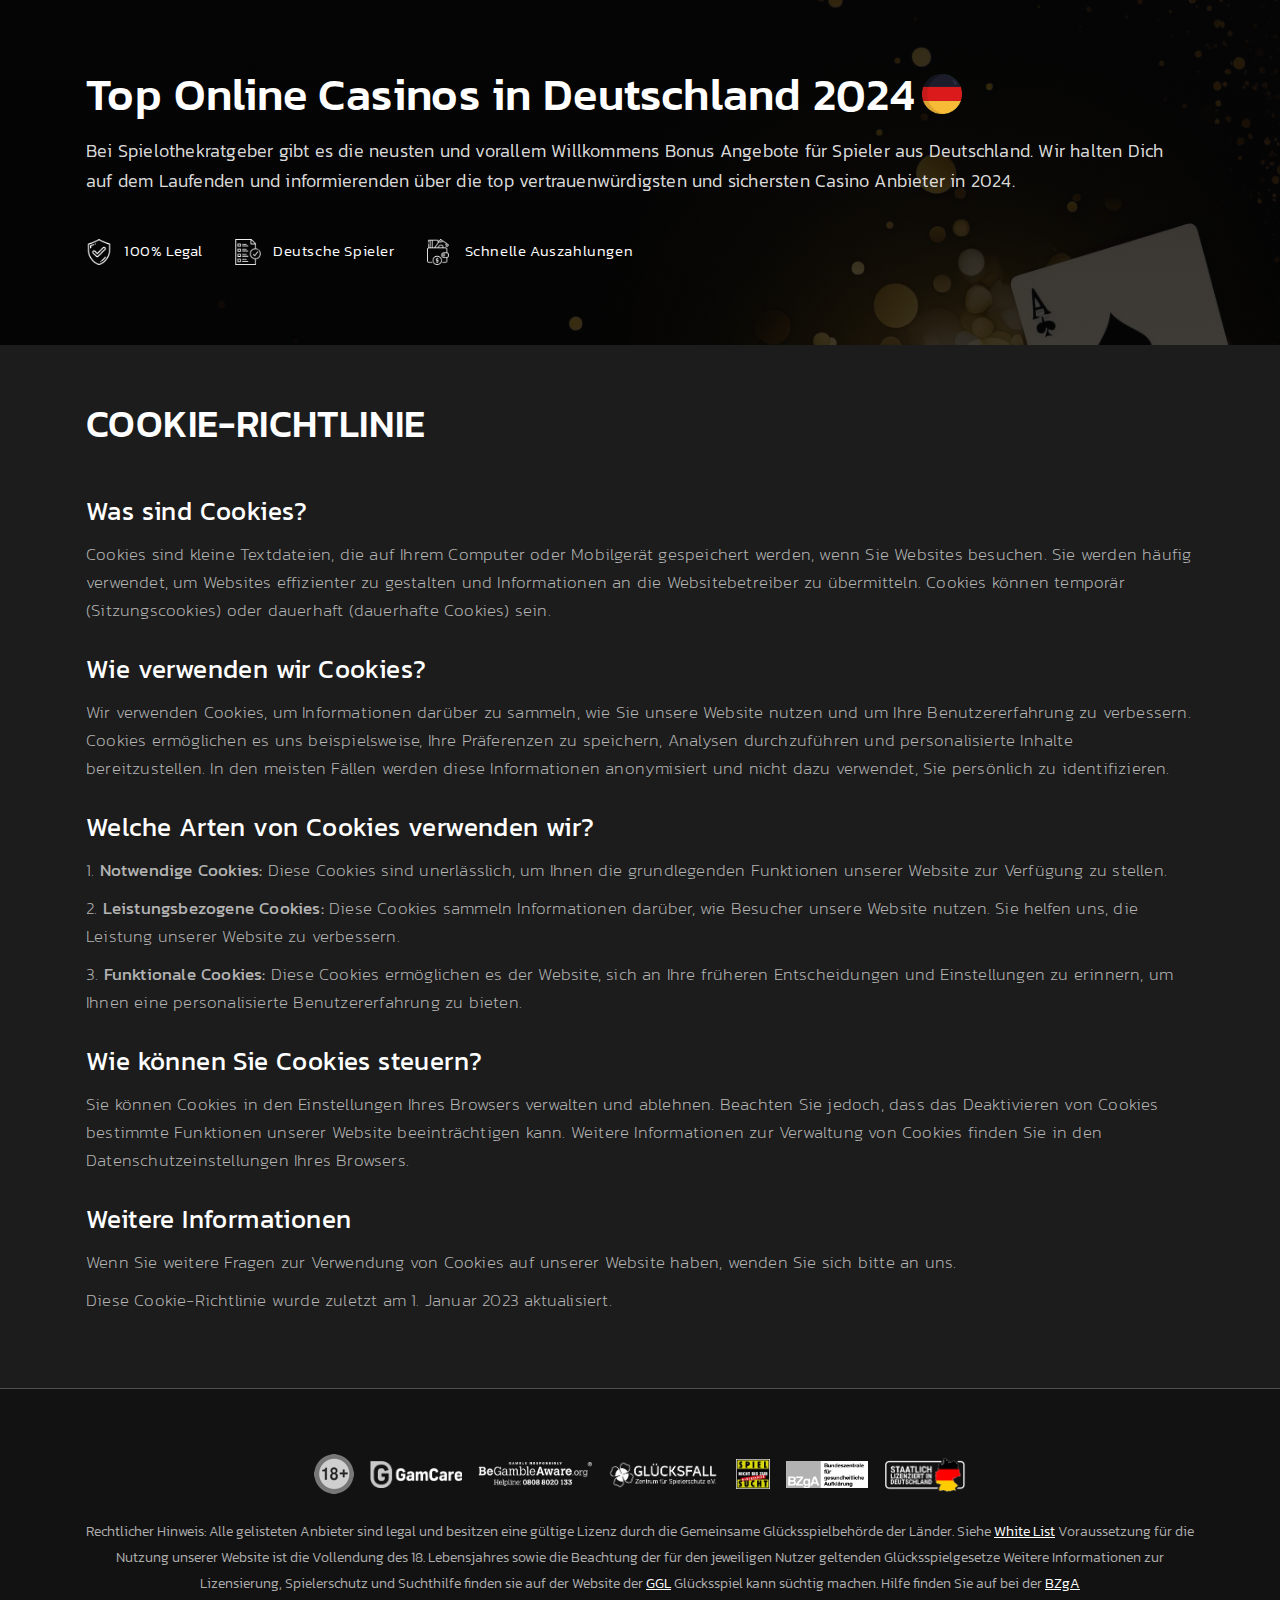
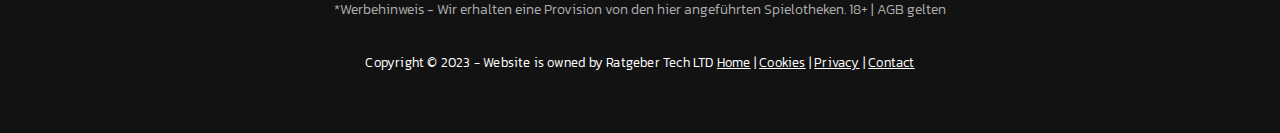
<file: cookie.html>
<!DOCTYPE html>
<html lang="en">

<head>
    <meta charset="utf-8">
    <meta http-equiv="X-UA-Compatible" content="IE=edge">
    <meta name="viewport" content="width=device-width, initial-scale=1">
    <meta name="description" content="Top 5 Online Casinos, Top 5 Online Spielotheken, Online Casinos in Deutschland 2024, Bei Top 10 Casino listen wir die besten Online Casino Angebote für deutsche Spieler auf. Top Bonusangebote 2024.">
    <meta name="keywords" content="Online Casino Deutschland, Online Casino, Deutsche Online Casinos, Top Casinos, Casino Deutschland, Bester Willkommenbonus 2024">


    <!-- ============= Title ====================== -->
    <title>Top 10 Online Casinos in Deutschland 2024</title>
    <link rel="shortcut icon" href="images/fav-icon.png" type="image/x-icon">

    <!-- ============= Custom Link ================ -->
    <link rel="stylesheet" href="css/style.css">

    <!-- =============== Google Fonts =================== -->
    <link rel="preconnect" href="https://fonts.googleapis.com">
    <link rel="preconnect" href="https://fonts.gstatic.com" crossorigin>
    <link href="https://fonts.googleapis.com/css2?family=Kanit:ital,wght@0,100;0,200;0,300;0,400;0,500;0,600;0,700;0,800;0,900;1,100;1,200;1,300;1,400;1,500;1,600;1,700;1,800;1,900&display=swap" rel="stylesheet">
</head>

    <body class="bg">
        <main>
            <div class="md:container">
            
                <!-- ================== Header Top Start ================= -->
                <div class="header-content">
                    <h1 class="header-content-h1 mt-6 header-top-5">
                        Top Online Casinos in Deutschland 2024 
                        <img src="images/flag.png" class="header-logo">
                    </h1>

                    <h1 class="header-content-h2 header-content-sm">
                        <img src="images/flag.png" class="header-logo">Top Online Casinos in Deutschland 2024 
                    </h1>
                    

                    <p class="mt-3 header-content-p">
                        Bei Spielothekratgeber gibt es die neusten und vorallem Willkommens Bonus Angebote für Spieler aus Deutschland. Wir halten Dich auf dem Laufenden und informierenden über die top vertrauenwürdigsten und sichersten Casino Anbieter in 2024.
                    </p>
                </div>
                <!-- ===================== Header Top End ================ -->
    
    
                <!-- ===================== Trusted Bar Start =============== -->
                <div class="mt-3 flex md:justify-between justify-center items-center">
                    <div class="trust-bar md:flex gap-4">
                        <div class="trust-bar-content">
                                <img src="images/security.png" class="inline">
                            <p class="trust-bar-p ml-2 inline">100% Legal</p>
                        </div>
                        <div class="trust-bar-content ml-4">
                                <img src="images/terms.png" class="inline">
                            <p class="trust-bar-p ml-2 inline">Deutsche Spieler</p>
                        </div>
                        <div class="trust-bar-content ml-4">
                                <img src="images/wallet.png" class="inline">
                            <p class="trust-bar-p ml-2 inline">Schnelle Auszahlungen</p>
                        </div>
                    </div>
                    <div class="btn-group">
                    </div>
                </div>
                <!-- ====================== Trusted Bar End ================= -->
            </div> 
    
    
            <!-- ======================= List Description Start ========================== -->
            <div class="footer-content">
                <div class="footer-bg pb-3">
                    <div class="md:container">
                    <div class="footer-txt">
                        <h2>Cookie-Richtlinie</h2>
                        <div class="entry-content" itemprop="text">&nbsp; &nbsp; &nbsp; &nbsp; &nbsp; &nbsp;&nbsp;<div class="page-content">
                        <h5>Was sind Cookies?</h5>
                        <p>Cookies sind kleine Textdateien, die auf Ihrem Computer oder Mobilgerät gespeichert werden, wenn Sie Websites besuchen. Sie werden häufig verwendet, um Websites effizienter zu gestalten und Informationen an die Websitebetreiber zu übermitteln. Cookies können temporär (Sitzungscookies) oder dauerhaft (dauerhafte Cookies) sein.</p>
                        <h5>Wie verwenden wir Cookies?</h5>
                        <p>Wir verwenden Cookies, um Informationen darüber zu sammeln, wie Sie unsere Website nutzen und um Ihre Benutzererfahrung zu verbessern. Cookies ermöglichen es uns beispielsweise, Ihre Präferenzen zu speichern, Analysen durchzuführen und personalisierte Inhalte bereitzustellen. In den meisten Fällen werden diese Informationen anonymisiert und nicht dazu verwendet, Sie persönlich zu identifizieren.</p>
                        <h5>Welche Arten von Cookies verwenden wir?</h5>
                        <p>1. <strong>Notwendige Cookies:</strong> Diese Cookies sind unerlässlich, um Ihnen die grundlegenden Funktionen unserer Website zur Verfügung zu stellen.</p>
                        <p>2. <strong>Leistungsbezogene Cookies:</strong> Diese Cookies sammeln Informationen darüber, wie Besucher unsere Website nutzen. Sie helfen uns, die Leistung unserer Website zu verbessern.</p>
                        <p>3. <strong>Funktionale Cookies:</strong> Diese Cookies ermöglichen es der Website, sich an Ihre früheren Entscheidungen und Einstellungen zu erinnern, um Ihnen eine personalisierte Benutzererfahrung zu bieten.</p>
                        <h5>Wie können Sie Cookies steuern?</h5>
                        <p>Sie können Cookies in den Einstellungen Ihres Browsers verwalten und ablehnen. Beachten Sie jedoch, dass das Deaktivieren von Cookies bestimmte Funktionen unserer Website beeinträchtigen kann. Weitere Informationen zur Verwaltung von Cookies finden Sie in den Datenschutzeinstellungen Ihres Browsers.</p>
                        <h5>Weitere Informationen</h5>
                        <p>Wenn Sie weitere Fragen zur Verwendung von Cookies auf unserer Website haben, wenden Sie sich bitte an uns.</p>
                        <p>Diese Cookie-Richtlinie wurde zuletzt am 1. Januar 2023 aktualisiert.</p>

                            </div>&nbsp; &nbsp; &nbsp; &nbsp;&nbsp;
                        </div>

                    </div>
            
                    </div>
                </div>
            </div>
            <!-- ======================= List Description End ========================== -->
        </main>

        <!-- ======================= Footer Start =================== -->
        <footer class="footer">
            <div class="md:container">
                <div class="footer-license-images">
                    <img class="footer-ico" src="images/18+.png" loading="lazy">
                    
                    <a href="https://www.gamcare.org.uk/">
                        <img class="footer-ico  footer-icon-sm-1" src="images/gamcare.png" loading="lazy">
                    </a>

                    <a href="https://www.begambleaware.org/">
                        <img class="footer-ico" src="images/BeGambleAware.png" loading="lazy">
                    </a>

                    <a href="https://gluecksfall.com/">
                        <img class="footer-ico footer-icon-sm-2" src="images/GLÜCKSFALL_de_White-1-e1568797120349.png" loading="lazy">
                    </a>

                    <a href="https://gluecksfall.com/">
                        <img class="footer-ico footer-icon-xsm" src="images/Gluckspiel.jpg.webp" loading="lazy">
                    </a>

                    <a href="https://www.bzga.de/">
                        <img class="footer-ico footer-icon-sm" src="images/bzga.webp" loading="lazy">
                    </a>

                    
                    <a href="https://www.gluecksspiel-behoerde.de/de/erlaubnisfaehigesgluecksspiel/whitelist">
                        <img class="footer-ico footer-icon-sm" src="images/lizenz.png" loading="lazy">
                    </a>
                </div>

                <p class="footer-p-a">Rechtlicher Hinweis: Alle gelisteten Anbieter sind legal und besitzen eine gültige Lizenz durch die Gemeinsame Glücksspielbehörde der Länder. Siehe <a href="https://www.gluecksspiel-behoerde.de/de/erlaubnisfaehigesgluecksspiel/whitelist">White List</a> Voraussetzung für die Nutzung unserer Website ist die Vollendung des 18. Lebensjahres sowie die Beachtung der für den jeweiligen Nutzer geltenden Glücksspielgesetze Weitere Informationen zur Lizensierung, Spielerschutz und Suchthilfe finden sie auf der Website der <a href="https://www.gluecksspiel-behoerde.de/de/">GGL</a> Glücksspiel kann süchtig machen. Hilfe finden Sie auf bei der <a href="https://www.bzga.de/">BZgA</a>
                </p>

                <p class="footer-p-note">*Werbehinweis - Wir erhalten eine Provision von den hier angeführten Spielotheken. 18+ | AGB gelten</p>
            </div>

            <div class="container text-center py-2">
                <p class="footer-copyright">
                    Copyright © 2023 - Website is owned by Ratgeber Tech LTD <a href="index.html">Home</a> | <a href="cookie.html">Cookies</a> | <a href="privacy.html">Privacy</a> | <a href="/kontakt/index.php">Contact</a>
                </p>
            </div>
        </footer>
        <!-- =================== Footer End ======================= -->
    </body>

</html>
</file>
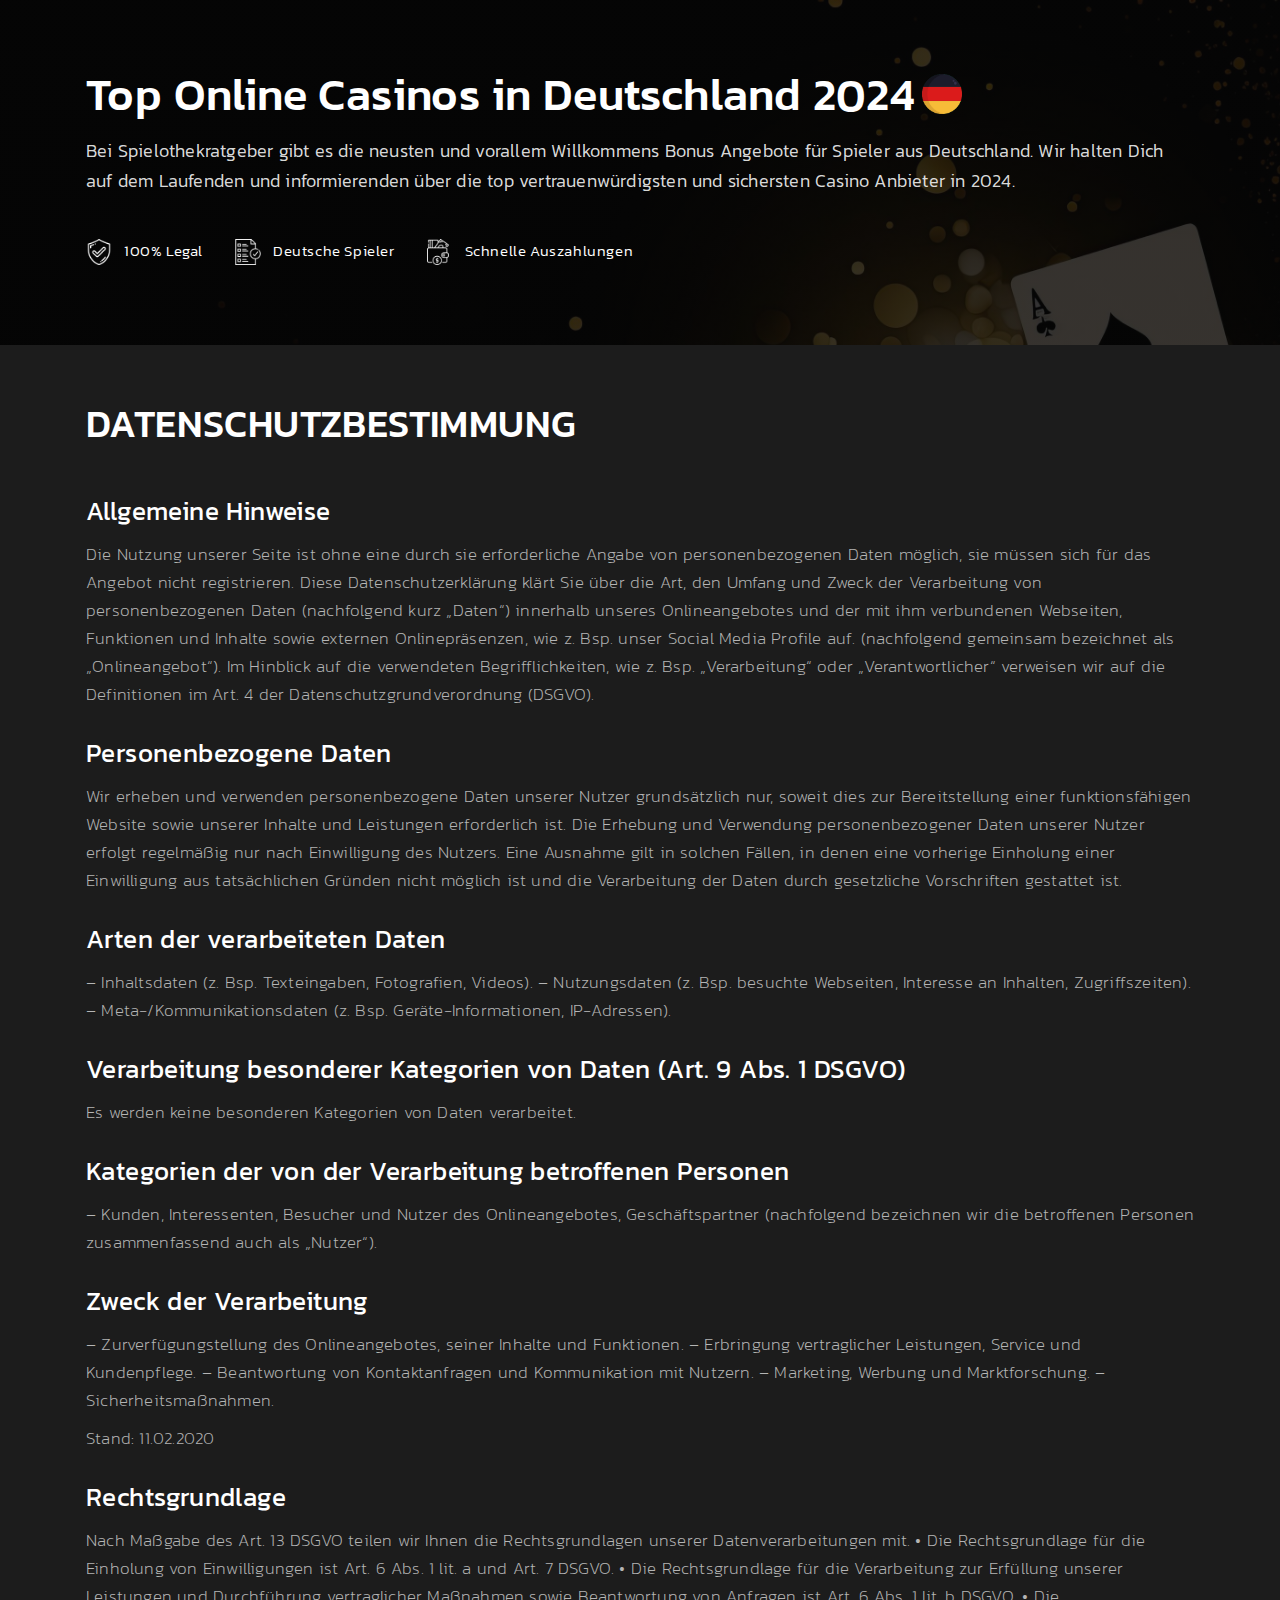
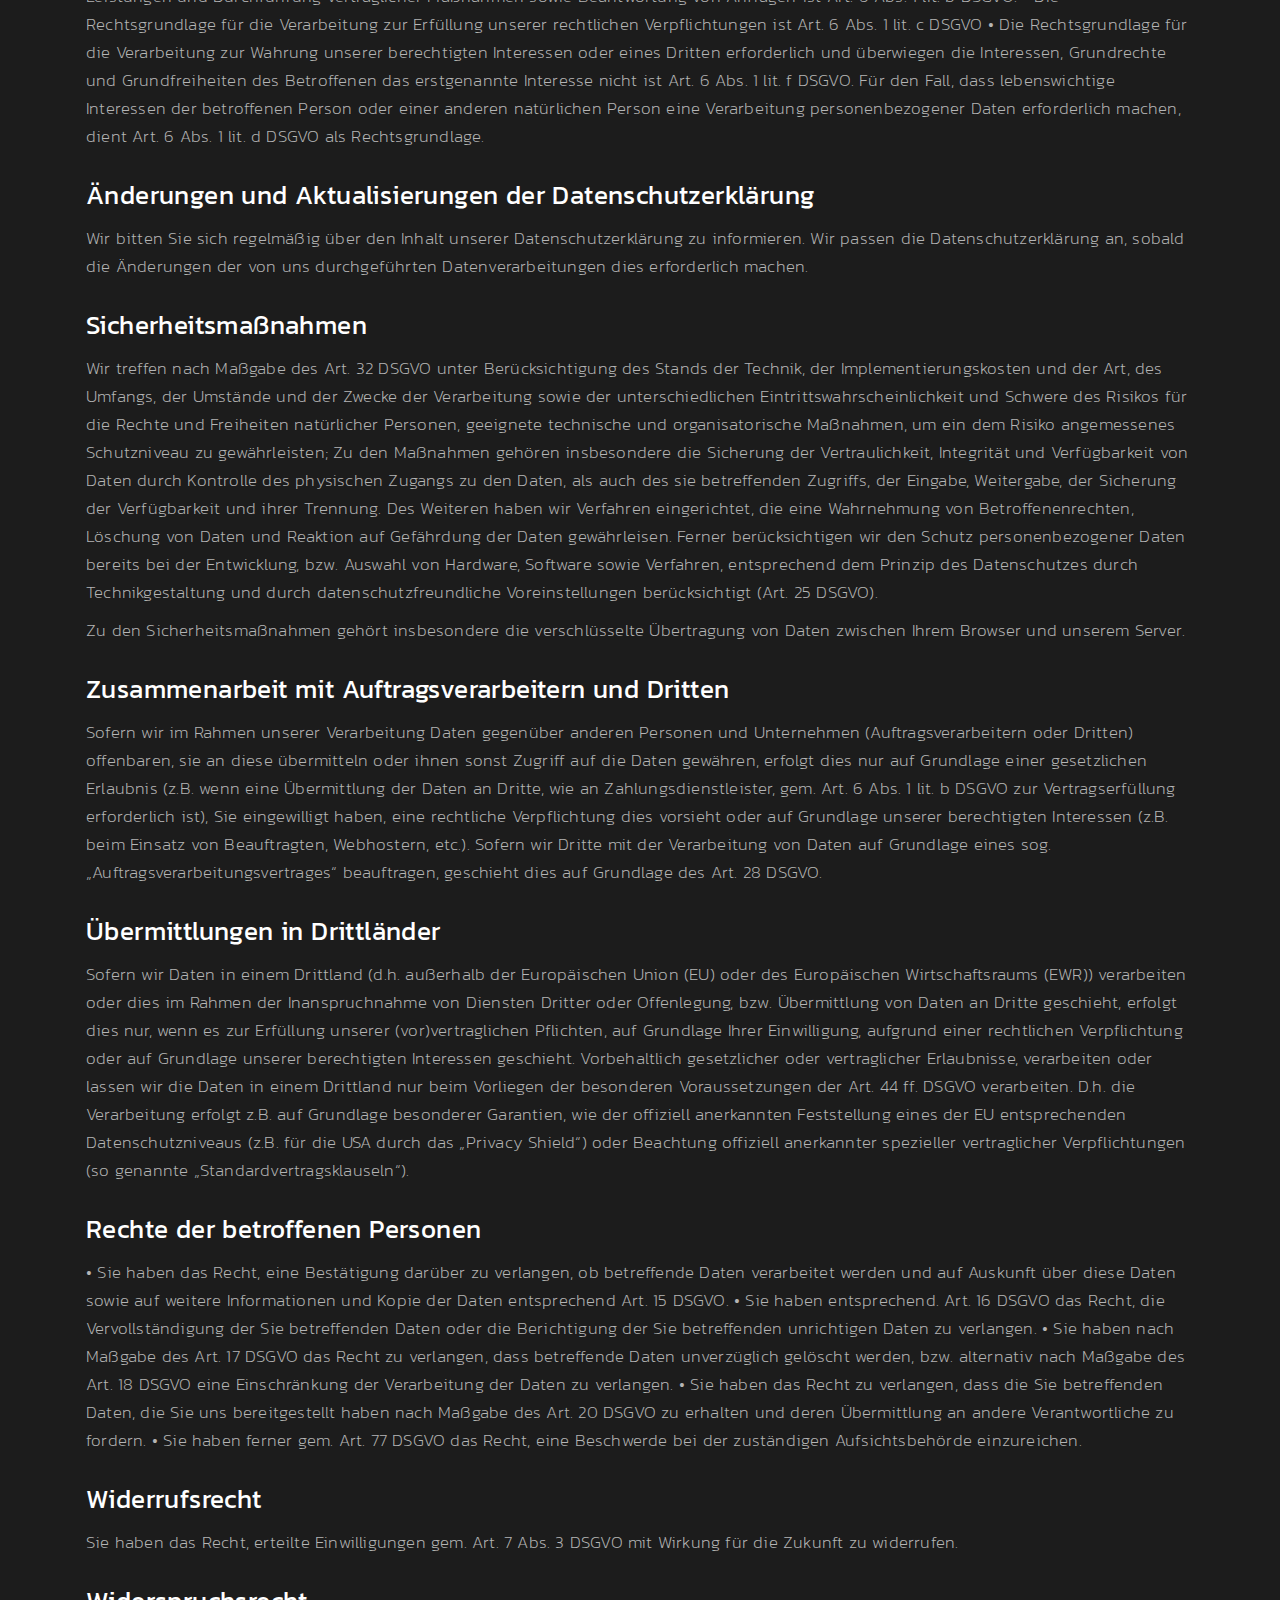
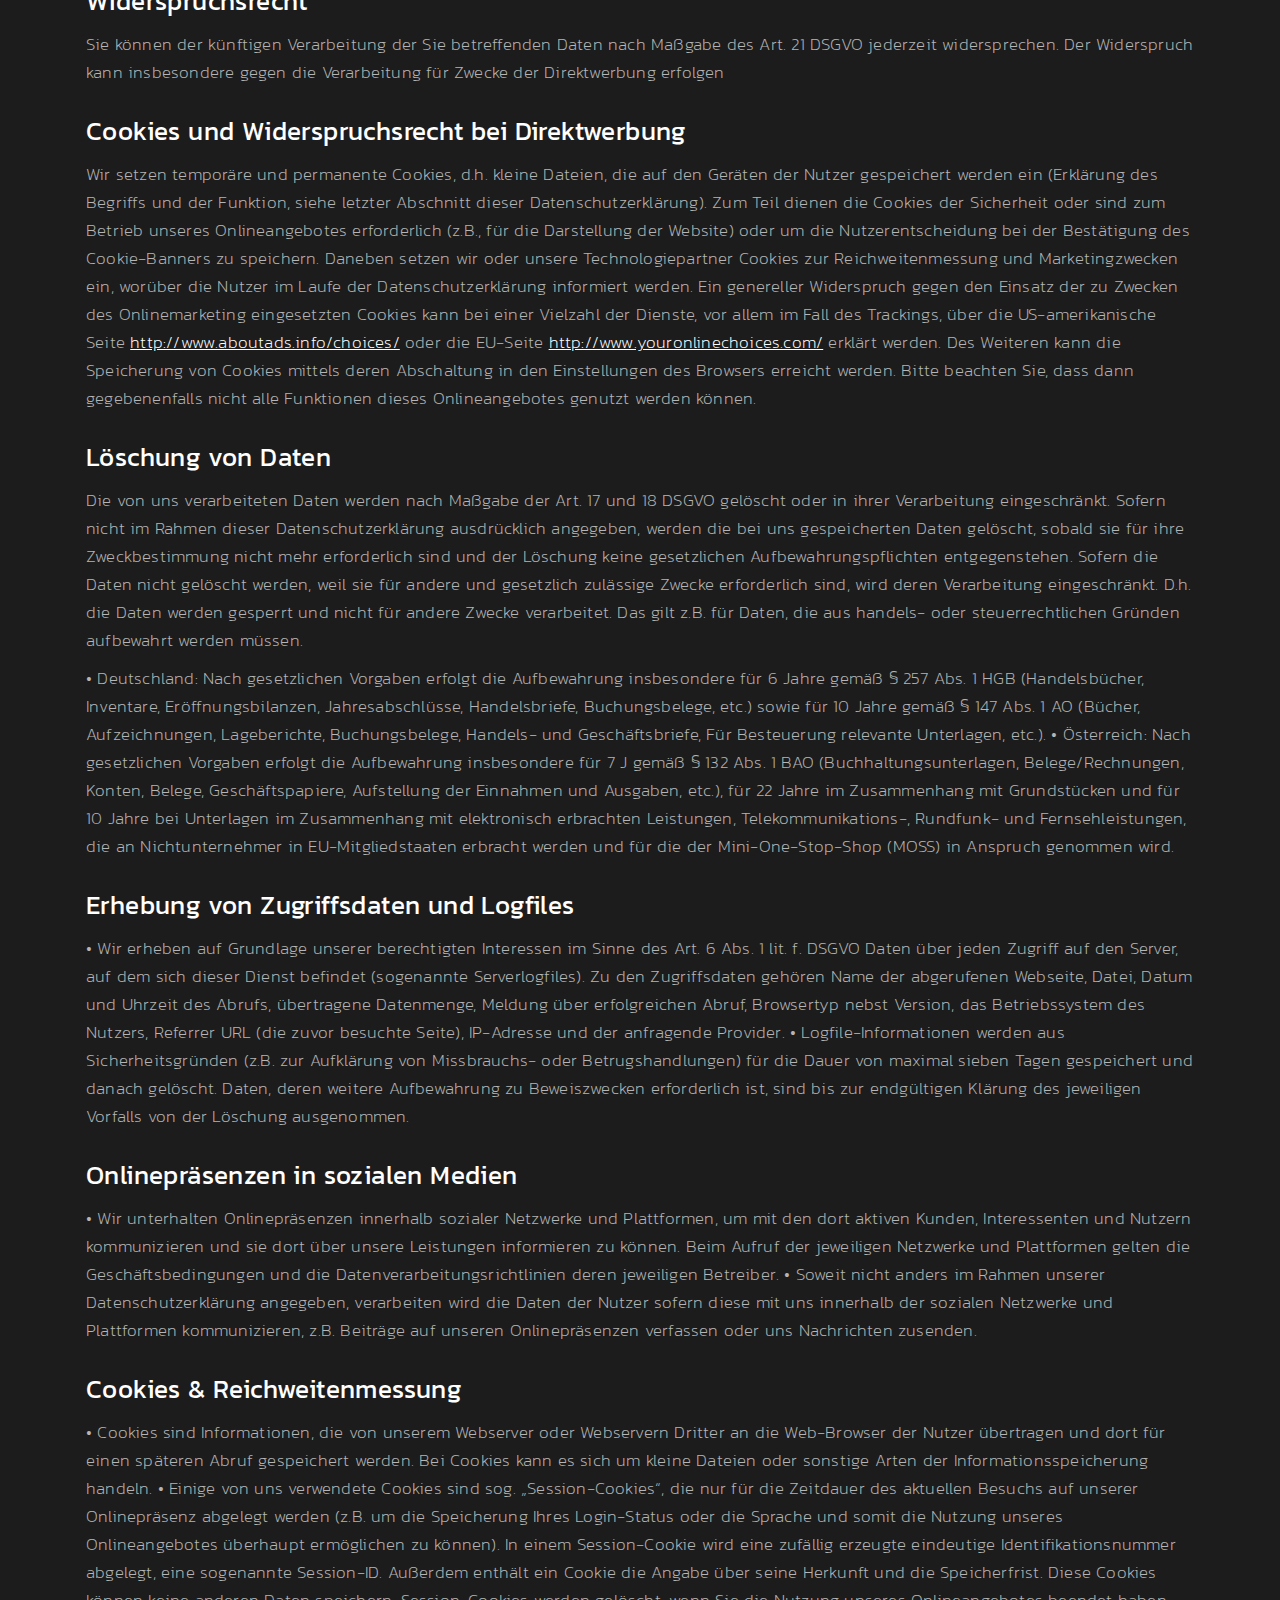
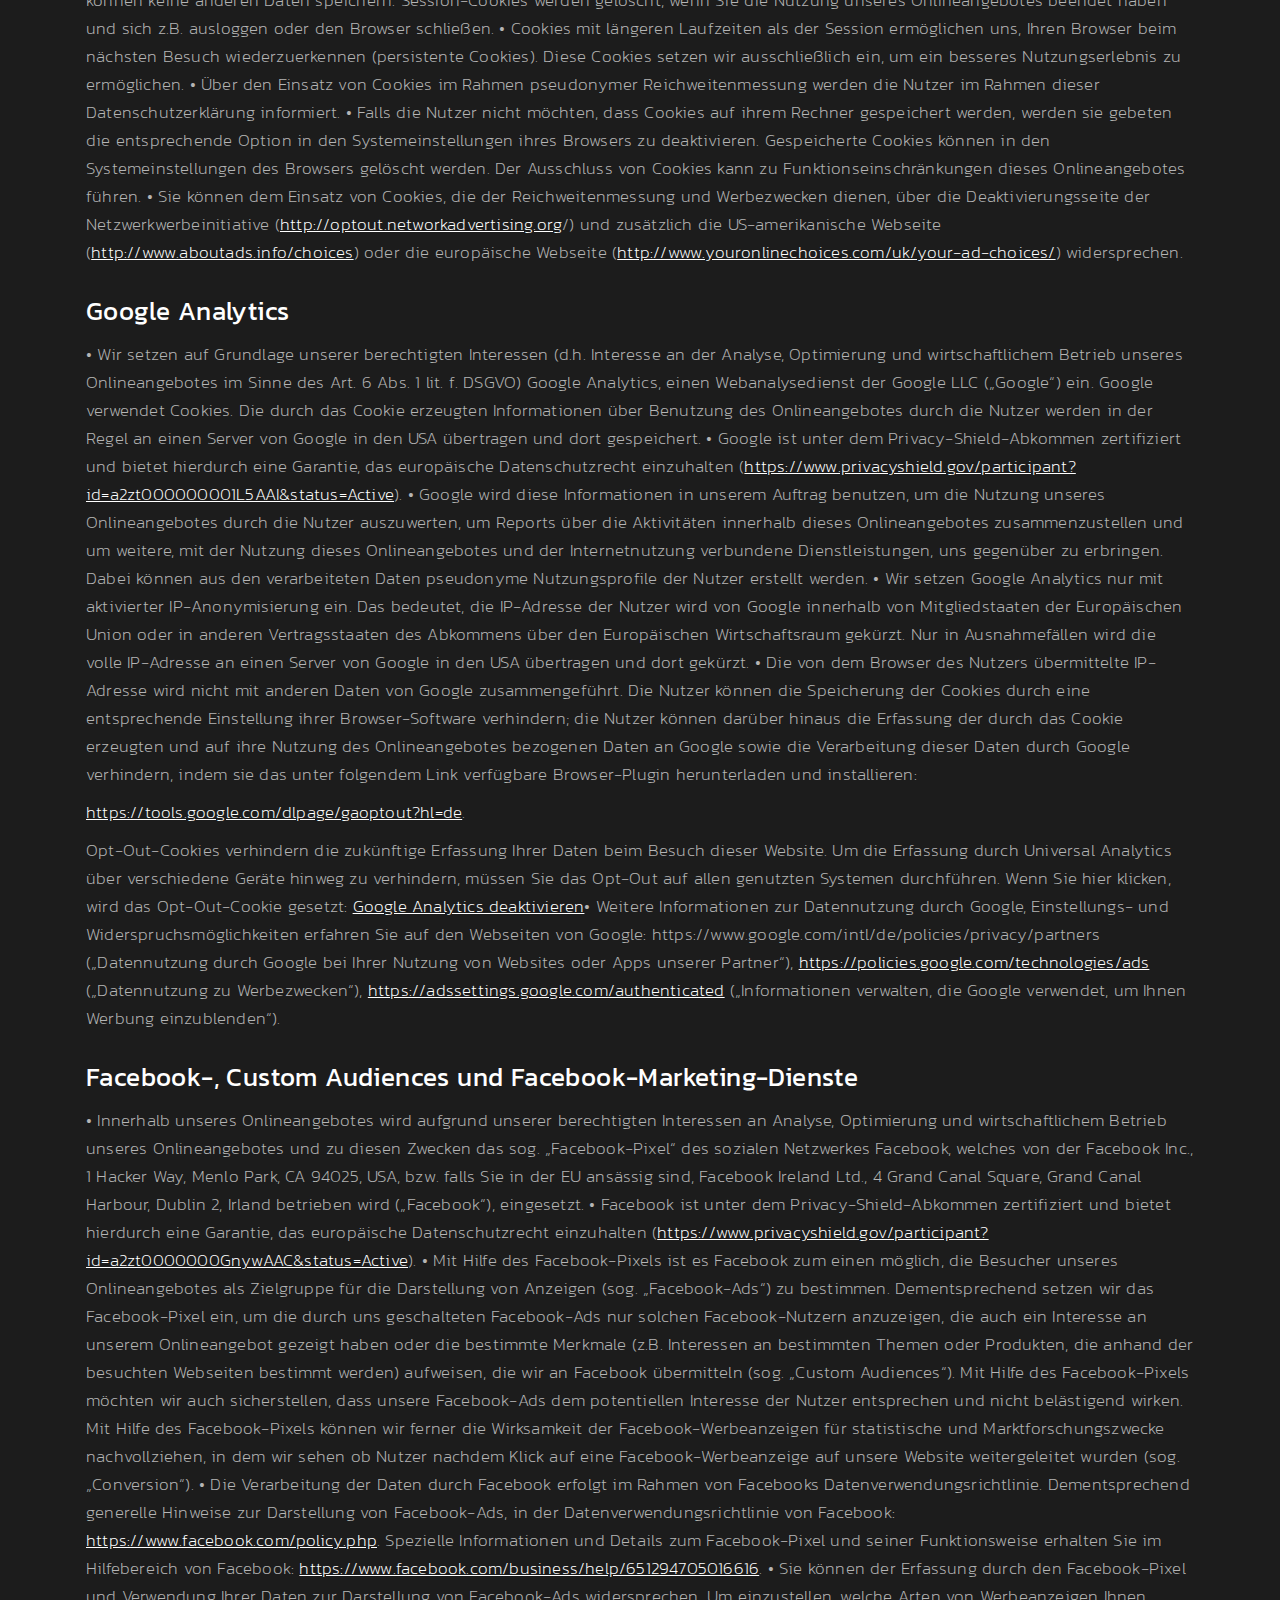
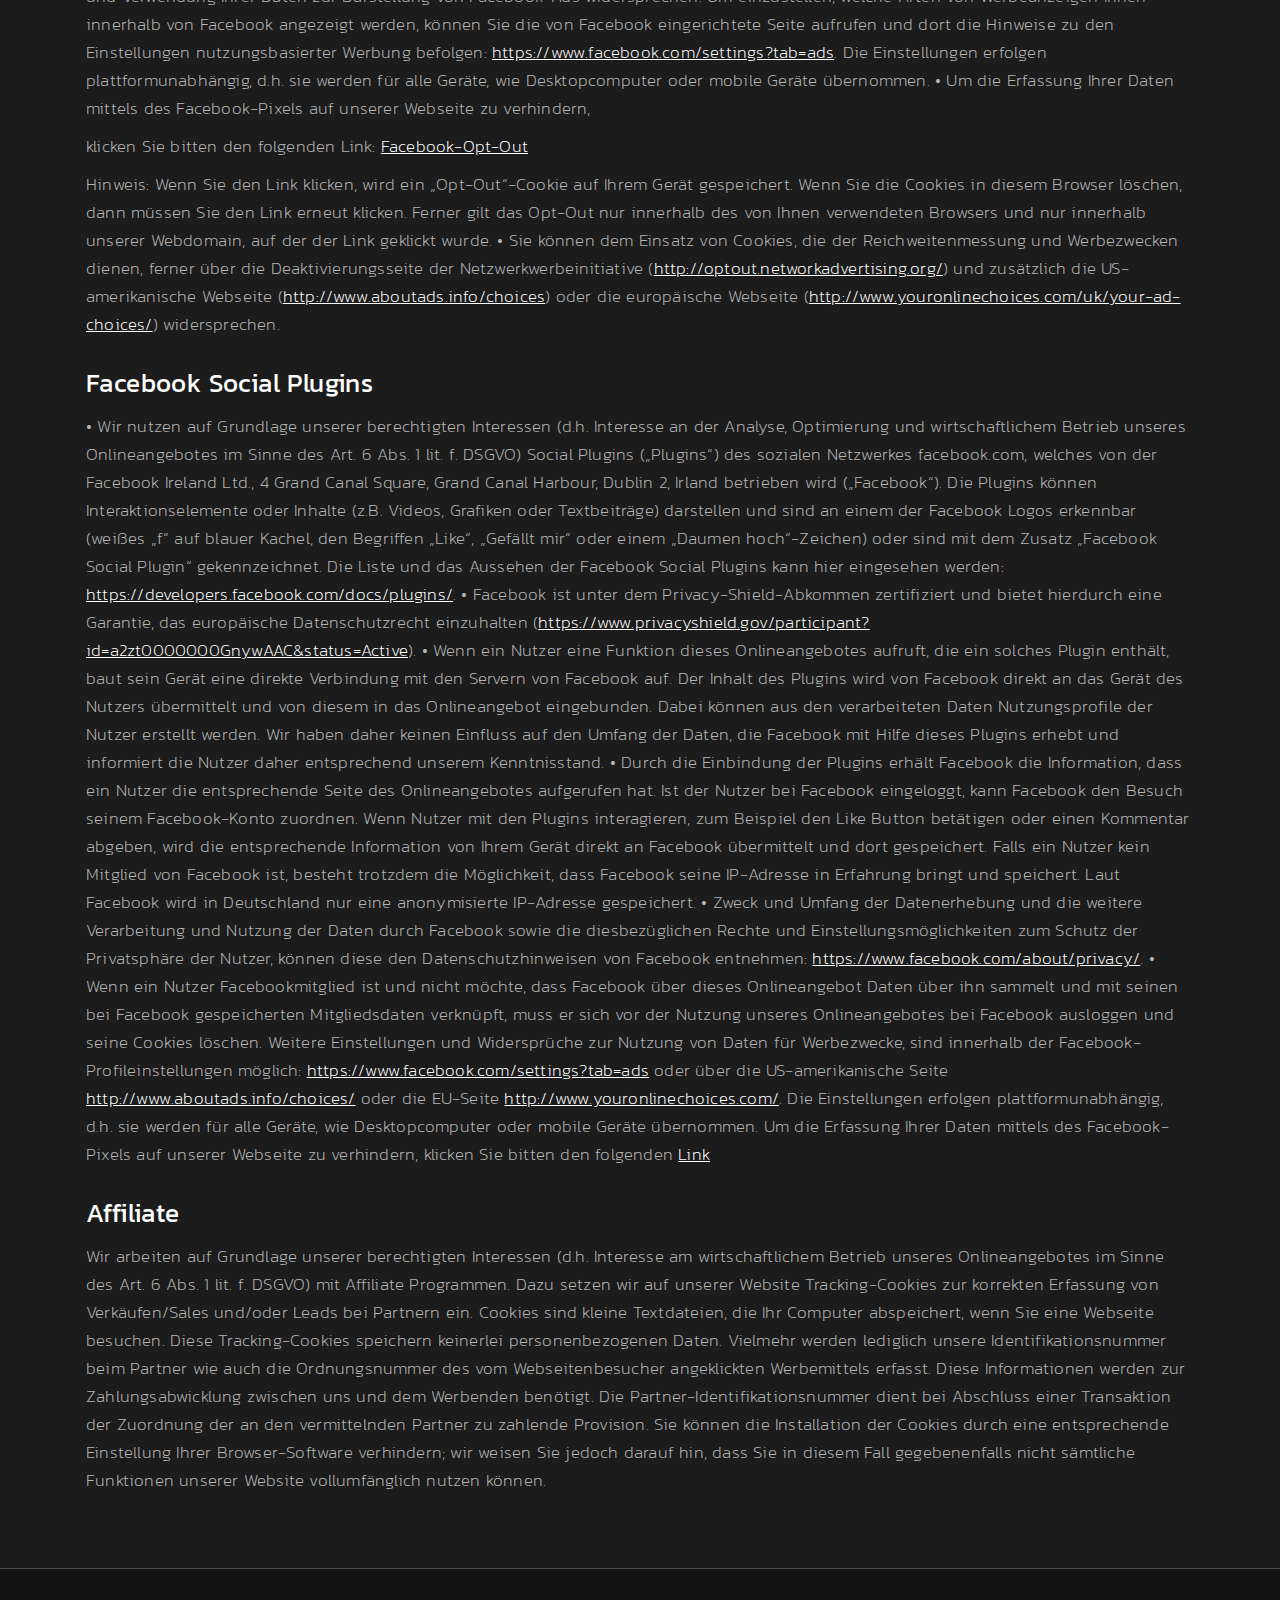
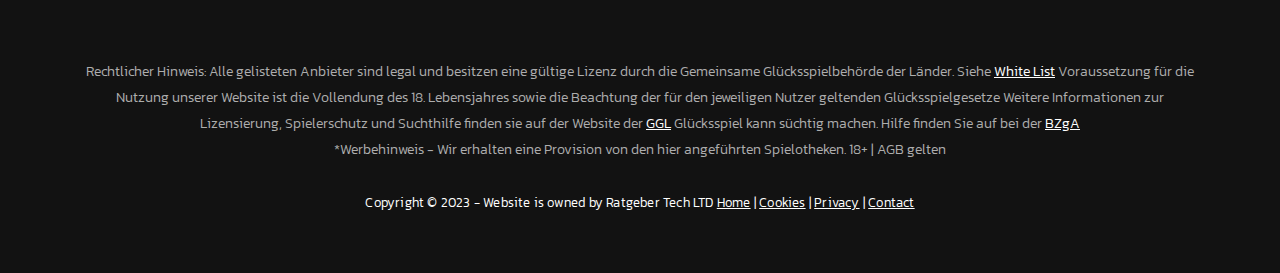
<file: privacy.html>
<!DOCTYPE html>
<html lang="en">

    <head>
        <meta charset="utf-8">
        <meta http-equiv="X-UA-Compatible" content="IE=edge">
        <meta name="viewport" content="width=device-width, initial-scale=1">
        <meta name="description" content="Top 5 Online Casinos, Top 5 Online Spielotheken, Online Casinos in Deutschland 2024, Bei Top 10 Casino listen wir die besten Online Casino Angebote für deutsche Spieler auf. Top Bonusangebote 2024.">
        <meta name="keywords" content="Online Casino Deutschland, Online Casino, Deutsche Online Casinos, Top Casinos, Casino Deutschland, Bester Willkommenbonus 2024">


        <!-- ============= Title ====================== -->
        <title>Top 10 Online Casinos in Deutschland 2024</title>
        <link rel="shortcut icon" href="images/fav-icon.png" type="image/x-icon">

        <!-- ============= Custom Link ================ -->
        <link rel="stylesheet" href="css/style.css">

        <!-- =============== Google Fonts =================== -->
        <link rel="preconnect" href="https://fonts.googleapis.com">
        <link rel="preconnect" href="https://fonts.gstatic.com" crossorigin>
        <link href="https://fonts.googleapis.com/css2?family=Kanit:ital,wght@0,100;0,200;0,300;0,400;0,500;0,600;0,700;0,800;0,900;1,100;1,200;1,300;1,400;1,500;1,600;1,700;1,800;1,900&display=swap" rel="stylesheet">
    </head>

    <body class="bg">
        <main>
            <div class="md:container">
            
                <!-- ================== Header Top Start ================= -->
                <div class="header-content">
                    <h1 class="header-content-h1 mt-6 header-top-5">
                        Top Online Casinos in Deutschland 2024 
                        <img src="images/flag.png" class="header-logo">
                    </h1>

                    <h1 class="header-content-h2 header-content-sm">
                        <img src="images/flag.png" class="header-logo">Top Online Casinos in Deutschland 2024 
                    </h1>
                    

                    <p class="mt-3 header-content-p">
                        Bei Spielothekratgeber gibt es die neusten und vorallem Willkommens Bonus Angebote für Spieler aus Deutschland. Wir halten Dich auf dem Laufenden und informierenden über die top vertrauenwürdigsten und sichersten Casino Anbieter in 2024.
                    </p>
                </div>
                <!-- ===================== Header Top End ================ -->
    
    
                <!-- ===================== Trusted Bar Start =============== -->
                <div class="mt-3 flex md:justify-between justify-center items-center">
                    <div class="trust-bar md:flex gap-4">
                        <div class="trust-bar-content">
                                <img src="images/security.png" class="inline">
                            <p class="trust-bar-p ml-2 inline">100% Legal</p>
                        </div>
                        <div class="trust-bar-content ml-4">
                                <img src="images/terms.png" class="inline">
                            <p class="trust-bar-p ml-2 inline">Deutsche Spieler</p>
                        </div>
                        <div class="trust-bar-content ml-4">
                                <img src="images/wallet.png" class="inline">
                            <p class="trust-bar-p ml-2 inline">Schnelle Auszahlungen</p>
                        </div>
                    </div>
                    <div class="btn-group">
                    </div>
                </div>
                <!-- ====================== Trusted Bar End ================= -->
            </div> 
    
    
            <!-- ======================= List Description Start ========================== -->
            <div class="footer-content">
                <div class="footer-bg pb-3">
                    <div class="md:container">
                        <div class="footer-txt">
                            <h2 class="privacy-h2">Datenschutzbestimmung</h2>
                            <div class="entry-content" itemprop="text">&nbsp; &nbsp; &nbsp; &nbsp; &nbsp; &nbsp;&nbsp;
                                <div class="page-content">
                                    <h5>Allgemeine Hinweise</h5>
                                    <p>Die Nutzung unserer Seite ist ohne eine durch sie erforderliche Angabe von personenbezogenen Daten möglich, sie müssen sich für das Angebot nicht registrieren. Diese Datenschutzerklärung klärt Sie über die Art,
                                        den Umfang und Zweck der Verarbeitung von personenbezogenen Daten (nachfolgend kurz „Daten“) innerhalb unseres Onlineangebotes und der mit ihm verbundenen Webseiten, Funktionen und Inhalte sowie externen Onlinepräsenzen,
                                        wie z. Bsp. unser Social Media Profile auf. (nachfolgend gemeinsam bezeichnet als „Onlineangebot“). Im Hinblick auf die verwendeten Begrifflichkeiten, wie z. Bsp. „Verarbeitung“ oder „Verantwortlicher“
                                        verweisen wir auf die Definitionen im Art. 4 der Datenschutzgrundverordnung (DSGVO).</p>
                                    <h5>Personenbezogene Daten</h5>
                                    <p>Wir erheben und verwenden personenbezogene Daten unserer Nutzer grundsätzlich nur, soweit dies zur Bereitstellung einer funktionsfähigen Website sowie unserer Inhalte und Leistungen erforderlich ist. Die Erhebung und Verwendung personenbezogener
                                        Daten unserer Nutzer erfolgt regelmäßig nur nach Einwilligung des Nutzers. Eine Ausnahme gilt in solchen Fällen, in denen eine vorherige Einholung einer Einwilligung aus tatsächlichen Gründen nicht möglich
                                        ist und die Verarbeitung der Daten durch gesetzliche Vorschriften gestattet ist.</p>
                                    <h5>Arten der verarbeiteten Daten</h5>
                                    <p>– Inhaltsdaten (z. Bsp. Texteingaben, Fotografien, Videos). – Nutzungsdaten (z. Bsp. besuchte Webseiten, Interesse an Inhalten, Zugriffszeiten). – Meta-/Kommunikationsdaten (z. Bsp. Geräte-Informationen, IP-Adressen).</p>
                                    <h5>Verarbeitung besonderer Kategorien von Daten (Art. 9 Abs. 1 DSGVO)</h5>
                                    <p>Es werden keine besonderen Kategorien von Daten verarbeitet.</p>
                                    <h5>Kategorien der von der Verarbeitung betroffenen Personen</h5>
                                    <p>– Kunden, Interessenten, Besucher und Nutzer des Onlineangebotes, Geschäftspartner (nachfolgend bezeichnen wir die betroffenen Personen zusammenfassend auch als „Nutzer“).</p>
                                    <h5>Zweck der Verarbeitung</h5>
                                    <p>– Zurverfügungstellung des Onlineangebotes, seiner Inhalte und Funktionen. – Erbringung vertraglicher Leistungen, Service und Kundenpflege. – Beantwortung von Kontaktanfragen und Kommunikation mit Nutzern. – Marketing,
                                        Werbung und Marktforschung. – Sicherheitsmaßnahmen.</p>
                                    <p>Stand: 11.02.2020</p>
                                    <h5>Rechtsgrundlage</h5>
                                    <p>Nach Maßgabe des Art. 13 DSGVO teilen wir Ihnen die Rechtsgrundlagen unserer Datenverarbeitungen mit. • Die Rechtsgrundlage für die Einholung von Einwilligungen ist Art. 6 Abs. 1 lit. a und Art. 7 DSGVO. • Die Rechtsgrundlage
                                        für die Verarbeitung zur Erfüllung unserer Leistungen und Durchführung vertraglicher Maßnahmen sowie Beantwortung von Anfragen ist Art. 6 Abs. 1 lit. b DSGVO. • Die Rechtsgrundlage für die Verarbeitung zur
                                        Erfüllung unserer rechtlichen Verpflichtungen ist Art. 6 Abs. 1 lit. c DSGVO • Die Rechtsgrundlage für die Verarbeitung zur Wahrung unserer berechtigten Interessen oder eines Dritten erforderlich und überwiegen die
                                        Interessen, Grundrechte und Grundfreiheiten des Betroffenen das erstgenannte Interesse nicht ist Art. 6 Abs. 1 lit. f DSGVO. Für den Fall, dass lebenswichtige Interessen der betroffenen Person oder einer anderen natürlichen Person
                                        eine Verarbeitung personenbezogener Daten erforderlich machen, dient Art. 6 Abs. 1 lit. d DSGVO als Rechtsgrundlage.</p>
                                    <h5>Änderungen und Aktualisierungen der Datenschutzerklärung</h5>
                                    <p>Wir bitten Sie sich regelmäßig über den Inhalt unserer Datenschutzerklärung zu informieren. Wir passen die Datenschutzerklärung an, sobald die Änderungen der von uns durchgeführten Datenverarbeitungen dies
                                        erforderlich machen.</p>
                                    <h5>Sicherheitsmaßnahmen</h5>
                                    <p>Wir treffen nach Maßgabe des Art. 32 DSGVO unter Berücksichtigung des Stands der Technik, der Implementierungskosten und der Art, des Umfangs, der Umstände und der Zwecke der Verarbeitung sowie der unterschiedlichen Eintrittswahrscheinlichkeit
                                        und Schwere des Risikos für die Rechte und Freiheiten natürlicher Personen, geeignete technische und organisatorische Maßnahmen, um ein dem Risiko angemessenes Schutzniveau zu gewährleisten; Zu den Maßnahmen
                                        gehören insbesondere die Sicherung der Vertraulichkeit, Integrität und Verfügbarkeit von Daten durch Kontrolle des physischen Zugangs zu den Daten, als auch des sie betreffenden Zugriffs, der Eingabe, Weitergabe, der Sicherung
                                        der Verfügbarkeit und ihrer Trennung. Des Weiteren haben wir Verfahren eingerichtet, die eine Wahrnehmung von Betroffenenrechten, Löschung von Daten und Reaktion auf Gefährdung der Daten gewährleisen. Ferner berücksichtigen
                                        wir den Schutz personenbezogener Daten bereits bei der Entwicklung, bzw. Auswahl von Hardware, Software sowie Verfahren, entsprechend dem Prinzip des Datenschutzes durch Technikgestaltung und durch datenschutzfreundliche Voreinstellungen
                                        berücksichtigt (Art. 25 DSGVO).</p>
                                    <p>Zu den Sicherheitsmaßnahmen gehört insbesondere die verschlüsselte Übertragung von Daten zwischen Ihrem Browser und unserem Server.</p>
                                    <h5>Zusammenarbeit mit Auftragsverarbeitern und Dritten</h5>
                                    <p>Sofern wir im Rahmen unserer Verarbeitung Daten gegenüber anderen Personen und Unternehmen (Auftragsverarbeitern oder Dritten) offenbaren, sie an diese übermitteln oder ihnen sonst Zugriff auf die Daten gewähren, erfolgt dies
                                        nur auf Grundlage einer gesetzlichen Erlaubnis (z.B. wenn eine Übermittlung der Daten an Dritte, wie an Zahlungsdienstleister, gem. Art. 6 Abs. 1 lit. b DSGVO zur Vertragserfüllung erforderlich ist), Sie eingewilligt haben, eine
                                        rechtliche Verpflichtung dies vorsieht oder auf Grundlage unserer berechtigten Interessen (z.B. beim Einsatz von Beauftragten, Webhostern, etc.). Sofern wir Dritte mit der Verarbeitung von Daten auf Grundlage eines sog. „Auftragsverarbeitungsvertrages“
                                        beauftragen, geschieht dies auf Grundlage des Art. 28 DSGVO.</p>
                                    <h5>Übermittlungen in Drittländer</h5>
                                    <p>Sofern wir Daten in einem Drittland (d.h. außerhalb der Europäischen Union (EU) oder des Europäischen Wirtschaftsraums (EWR)) verarbeiten oder dies im Rahmen der Inanspruchnahme von Diensten Dritter oder Offenlegung, bzw. Übermittlung
                                        von Daten an Dritte geschieht, erfolgt dies nur, wenn es zur Erfüllung unserer (vor)vertraglichen Pflichten, auf Grundlage Ihrer Einwilligung, aufgrund einer rechtlichen Verpflichtung oder auf Grundlage unserer berechtigten Interessen
                                        geschieht. Vorbehaltlich gesetzlicher oder vertraglicher Erlaubnisse, verarbeiten oder lassen wir die Daten in einem Drittland nur beim Vorliegen der besonderen Voraussetzungen der Art. 44 ff. DSGVO verarbeiten. D.h. die Verarbeitung erfolgt
                                        z.B. auf Grundlage besonderer Garantien, wie der offiziell anerkannten Feststellung eines der EU entsprechenden Datenschutzniveaus (z.B. für die USA durch das „Privacy Shield“) oder Beachtung offiziell anerkannter spezieller
                                        vertraglicher Verpflichtungen (so genannte „Standardvertragsklauseln“).</p>
                                    <h5>Rechte der betroffenen Personen</h5>
                                    <p>• Sie haben das Recht, eine Bestätigung darüber zu verlangen, ob betreffende Daten verarbeitet werden und auf Auskunft über diese Daten sowie auf weitere Informationen und Kopie der Daten entsprechend Art. 15 DSGVO. •
                                        Sie haben entsprechend. Art. 16 DSGVO das Recht, die Vervollständigung der Sie betreffenden Daten oder die Berichtigung der Sie betreffenden unrichtigen Daten zu verlangen. • Sie haben nach Maßgabe des Art. 17 DSGVO das
                                        Recht zu verlangen, dass betreffende Daten unverzüglich gelöscht werden, bzw. alternativ nach Maßgabe des Art. 18 DSGVO eine Einschränkung der Verarbeitung der Daten zu verlangen. • Sie haben das Recht zu verlangen,
                                        dass die Sie betreffenden Daten, die Sie uns bereitgestellt haben nach Maßgabe des Art. 20 DSGVO zu erhalten und deren Übermittlung an andere Verantwortliche zu fordern. • Sie haben ferner gem. Art. 77 DSGVO das Recht,
                                        eine Beschwerde bei der zuständigen Aufsichtsbehörde einzureichen.</p>
                                    <h5>Widerrufsrecht</h5>
                                    <p>Sie haben das Recht, erteilte Einwilligungen gem. Art. 7 Abs. 3 DSGVO mit Wirkung für die Zukunft zu widerrufen.</p>
                                    <h5>Widerspruchsrecht</h5>
                                    <p>Sie können der künftigen Verarbeitung der Sie betreffenden Daten nach Maßgabe des Art. 21 DSGVO jederzeit widersprechen. Der Widerspruch kann insbesondere gegen die Verarbeitung für Zwecke der Direktwerbung erfolgen</p>
                                    <h5>Cookies und Widerspruchsrecht bei Direktwerbung</h5>
                                    <p>Wir setzen temporäre und permanente Cookies, d.h. kleine Dateien, die auf den Geräten der Nutzer gespeichert werden ein (Erklärung des Begriffs und der Funktion, siehe letzter Abschnitt dieser Datenschutzerklärung). Zum
                                        Teil dienen die Cookies der Sicherheit oder sind zum Betrieb unseres Onlineangebotes erforderlich (z.B., für die Darstellung der Website) oder um die Nutzerentscheidung bei der Bestätigung des Cookie-Banners zu speichern. Daneben
                                        setzen wir oder unsere Technologiepartner Cookies zur Reichweitenmessung und Marketingzwecken ein, worüber die Nutzer im Laufe der Datenschutzerklärung informiert werden. Ein genereller Widerspruch gegen den Einsatz der zu Zwecken
                                        des Onlinemarketing eingesetzten Cookies kann bei einer Vielzahl der Dienste, vor allem im Fall des Trackings, über die US-amerikanische Seite <a href="http://www.aboutads.info/choices/" target="_blank" rel="noopener nofollow">http://www.aboutads.info/choices/</a>                oder die EU-Seite <a href="http://www.youronlinechoices.com/" target="_blank" rel="noopener nofollow">http://www.youronlinechoices.com/</a> erklärt werden. Des Weiteren kann die Speicherung von Cookies mittels deren Abschaltung in
                                        den Einstellungen des Browsers erreicht werden. Bitte beachten Sie, dass dann gegebenenfalls nicht alle Funktionen dieses Onlineangebotes genutzt werden können.</p>
                                    <h5>Löschung von Daten</h5>
                                    <p>Die von uns verarbeiteten Daten werden nach Maßgabe der Art. 17 und 18 DSGVO gelöscht oder in ihrer Verarbeitung eingeschränkt. Sofern nicht im Rahmen dieser Datenschutzerklärung ausdrücklich angegeben, werden die
                                        bei uns gespeicherten Daten gelöscht, sobald sie für ihre Zweckbestimmung nicht mehr erforderlich sind und der Löschung keine gesetzlichen Aufbewahrungspflichten entgegenstehen. Sofern die Daten nicht gelöscht werden,
                                        weil sie für andere und gesetzlich zulässige Zwecke erforderlich sind, wird deren Verarbeitung eingeschränkt. D.h. die Daten werden gesperrt und nicht für andere Zwecke verarbeitet. Das gilt z.B. für Daten, die
                                        aus handels- oder steuerrechtlichen Gründen aufbewahrt werden müssen.</p>
                                    <p>• Deutschland: Nach gesetzlichen Vorgaben erfolgt die Aufbewahrung insbesondere für 6 Jahre gemäß § 257 Abs. 1 HGB (Handelsbücher, Inventare, Eröffnungsbilanzen, Jahresabschlüsse, Handelsbriefe, Buchungsbelege,
                                        etc.) sowie für 10 Jahre gemäß § 147 Abs. 1 AO (Bücher, Aufzeichnungen, Lageberichte, Buchungsbelege, Handels- und Geschäftsbriefe, Für Besteuerung relevante Unterlagen, etc.). • Österreich:
                                        Nach gesetzlichen Vorgaben erfolgt die Aufbewahrung insbesondere für 7 J gemäß § 132 Abs. 1 BAO (Buchhaltungsunterlagen, Belege/Rechnungen, Konten, Belege, Geschäftspapiere, Aufstellung der Einnahmen und Ausgaben,
                                        etc.), für 22 Jahre im Zusammenhang mit Grundstücken und für 10 Jahre bei Unterlagen im Zusammenhang mit elektronisch erbrachten Leistungen, Telekommunikations-, Rundfunk- und Fernsehleistungen, die an Nichtunternehmer in
                                        EU-Mitgliedstaaten erbracht werden und für die der Mini-One-Stop-Shop (MOSS) in Anspruch genommen wird.</p>
                                    <h5>Erhebung von Zugriffsdaten und Logfiles</h5>
                                    <p>• Wir erheben auf Grundlage unserer berechtigten Interessen im Sinne des Art. 6 Abs. 1 lit. f. DSGVO Daten über jeden Zugriff auf den Server, auf dem sich dieser Dienst befindet (sogenannte Serverlogfiles). Zu den Zugriffsdaten gehören
                                        Name der abgerufenen Webseite, Datei, Datum und Uhrzeit des Abrufs, übertragene Datenmenge, Meldung über erfolgreichen Abruf, Browsertyp nebst Version, das Betriebssystem des Nutzers, Referrer URL (die zuvor besuchte Seite),
                                        IP-Adresse und der anfragende Provider. • Logfile-Informationen werden aus Sicherheitsgründen (z.B. zur Aufklärung von Missbrauchs- oder Betrugshandlungen) für die Dauer von maximal sieben Tagen gespeichert und danach
                                        gelöscht. Daten, deren weitere Aufbewahrung zu Beweiszwecken erforderlich ist, sind bis zur endgültigen Klärung des jeweiligen Vorfalls von der Löschung ausgenommen.</p>
                                    <h5>Onlinepräsenzen in sozialen Medien</h5>
                                    <p>• Wir unterhalten Onlinepräsenzen innerhalb sozialer Netzwerke und Plattformen, um mit den dort aktiven Kunden, Interessenten und Nutzern kommunizieren und sie dort über unsere Leistungen informieren zu können. Beim Aufruf
                                        der jeweiligen Netzwerke und Plattformen gelten die Geschäftsbedingungen und die Datenverarbeitungsrichtlinien deren jeweiligen Betreiber. • Soweit nicht anders im Rahmen unserer Datenschutzerklärung angegeben, verarbeiten
                                        wird die Daten der Nutzer sofern diese mit uns innerhalb der sozialen Netzwerke und Plattformen kommunizieren, z.B. Beiträge auf unseren Onlinepräsenzen verfassen oder uns Nachrichten zusenden.</p>
                                    <h5>Cookies &amp; Reichweitenmessung</h5>
                                    <p>• Cookies sind Informationen, die von unserem Webserver oder Webservern Dritter an die Web-Browser der Nutzer übertragen und dort für einen späteren Abruf gespeichert werden. Bei Cookies kann es sich um kleine Dateien oder
                                        sonstige Arten der Informationsspeicherung handeln. • Einige von uns verwendete Cookies sind sog. „Session-Cookies“, die nur für die Zeitdauer des aktuellen Besuchs auf unserer Onlinepräsenz abgelegt werden (z.B.
                                        um die Speicherung Ihres Login-Status oder die Sprache und somit die Nutzung unseres Onlineangebotes überhaupt ermöglichen zu können). In einem Session-Cookie wird eine zufällig erzeugte eindeutige Identifikationsnummer
                                        abgelegt, eine sogenannte Session-ID. Außerdem enthält ein Cookie die Angabe über seine Herkunft und die Speicherfrist. Diese Cookies können keine anderen Daten speichern. Session-Cookies werden gelöscht, wenn
                                        Sie die Nutzung unseres Onlineangebotes beendet haben und sich z.B. ausloggen oder den Browser schließen. • Cookies mit längeren Laufzeiten als der Session ermöglichen uns, Ihren Browser beim nächsten Besuch wiederzuerkennen
                                        (persistente Cookies). Diese Cookies setzen wir ausschließlich ein, um ein besseres Nutzungserlebnis zu ermöglichen. • Über den Einsatz von Cookies im Rahmen pseudonymer Reichweitenmessung werden die Nutzer im Rahmen
                                        dieser Datenschutzerklärung informiert. • Falls die Nutzer nicht möchten, dass Cookies auf ihrem Rechner gespeichert werden, werden sie gebeten die entsprechende Option in den Systemeinstellungen ihres Browsers zu deaktivieren.
                                        Gespeicherte Cookies können in den Systemeinstellungen des Browsers gelöscht werden. Der Ausschluss von Cookies kann zu Funktionseinschränkungen dieses Onlineangebotes führen. • Sie können dem Einsatz von
                                        Cookies, die der Reichweitenmessung und Werbezwecken dienen, über die Deaktivierungsseite der Netzwerkwerbeinitiative (<a href="http://optout.networkadvertising.org/" target="_blank" rel="noopener nofollow">http://optout.networkadvertising.org</a>/)
                                        und zusätzlich die US-amerikanische Webseite (<a href="http://www.aboutads.info/choices" target="_blank" rel="noopener nofollow">http://www.aboutads.info/choices</a>) oder die europäische Webseite (<a href="http://www.youronlinechoices.com/uk/your-ad-choices/" target="_blank" rel="noopener nofollow">http://www.youronlinechoices.com/uk/your-ad-choices/</a>) widersprechen.</p>
                                    <h5>Google Analytics</h5>
                                    <p>• Wir setzen auf Grundlage unserer berechtigten Interessen (d.h. Interesse an der Analyse, Optimierung und wirtschaftlichem Betrieb unseres Onlineangebotes im Sinne des Art. 6 Abs. 1 lit. f. DSGVO) Google Analytics, einen Webanalysedienst
                                        der Google LLC („Google“) ein. Google verwendet Cookies. Die durch das Cookie erzeugten Informationen über Benutzung des Onlineangebotes durch die Nutzer werden in der Regel an einen Server von Google in den USA übertragen
                                        und dort gespeichert. • Google ist unter dem Privacy-Shield-Abkommen zertifiziert und bietet hierdurch eine Garantie, das europäische Datenschutzrecht einzuhalten (<a href="https://www.privacyshield.gov/participant?id=a2zt000000001L5AAI&amp;status=Active" target="_blank" rel="noopener nofollow">https://www.privacyshield.gov/participant?id=a2zt000000001L5AAI&amp;status=Active</a>). • Google wird diese Informationen in unserem Auftrag benutzen, um die Nutzung unseres Onlineangebotes
                                        durch die Nutzer auszuwerten, um Reports über die Aktivitäten innerhalb dieses Onlineangebotes zusammenzustellen und um weitere, mit der Nutzung dieses Onlineangebotes und der Internetnutzung verbundene Dienstleistungen, uns
                                        gegenüber zu erbringen. Dabei können aus den verarbeiteten Daten pseudonyme Nutzungsprofile der Nutzer erstellt werden. • Wir setzen Google Analytics nur mit aktivierter IP-Anonymisierung ein. Das bedeutet, die IP-Adresse
                                        der Nutzer wird von Google innerhalb von Mitgliedstaaten der Europäischen Union oder in anderen Vertragsstaaten des Abkommens über den Europäischen Wirtschaftsraum gekürzt. Nur in Ausnahmefällen wird die volle
                                        IP-Adresse an einen Server von Google in den USA übertragen und dort gekürzt. • Die von dem Browser des Nutzers übermittelte IP-Adresse wird nicht mit anderen Daten von Google zusammengeführt. Die Nutzer können
                                        die Speicherung der Cookies durch eine entsprechende Einstellung ihrer Browser-Software verhindern; die Nutzer können darüber hinaus die Erfassung der durch das Cookie erzeugten und auf ihre Nutzung des Onlineangebotes bezogenen
                                        Daten an Google sowie die Verarbeitung dieser Daten durch Google verhindern, indem sie das unter folgendem Link verfügbare Browser-Plugin herunterladen und installieren:</p>
                                    <p><a href="https://tools.google.com/dlpage/gaoptout?hl=de" target="_blank" rel="noopener nofollow">https://tools.google.com/dlpage/gaoptout?hl=de</a>.</p>
                                    <p>Opt-Out-Cookies verhindern die zukünftige Erfassung Ihrer Daten beim Besuch dieser Website. Um die Erfassung durch Universal Analytics über verschiedene Geräte hinweg zu verhindern, müssen Sie das Opt-Out auf allen genutzten
                                        Systemen durchführen. Wenn Sie hier klicken, wird das Opt-Out-Cookie gesetzt: <a>Google Analytics deaktivieren</a>• Weitere Informationen zur Datennutzung durch Google, Einstellungs- und Widerspruchsmöglichkeiten erfahren
                                        Sie auf den Webseiten von Google: https://www.google.com/intl/de/policies/privacy/partners („Datennutzung durch Google bei Ihrer Nutzung von Websites oder Apps unserer Partner“), <a href="https://policies.google.com/technologies/ads" target="_blank" rel="noopener nofollow">https://policies.google.com/technologies/ads</a> („Datennutzung zu Werbezwecken“), <a href="https://adssettings.google.com/authenticated" target="_blank" rel="noopener nofollow">https://adssettings.google.com/authenticated</a>                („Informationen verwalten, die Google verwendet, um Ihnen Werbung einzublenden“).</p>
                                    <h5>Facebook-, Custom Audiences und Facebook-Marketing-Dienste</h5>
                                    <p>• Innerhalb unseres Onlineangebotes wird aufgrund unserer berechtigten Interessen an Analyse, Optimierung und wirtschaftlichem Betrieb unseres Onlineangebotes und zu diesen Zwecken das sog. „Facebook-Pixel“ des sozialen Netzwerkes
                                        Facebook, welches von der Facebook Inc., 1 Hacker Way, Menlo Park, CA 94025, USA, bzw. falls Sie in der EU ansässig sind, Facebook Ireland Ltd., 4 Grand Canal Square, Grand Canal Harbour, Dublin 2, Irland betrieben wird („Facebook“),
                                        eingesetzt. • Facebook ist unter dem Privacy-Shield-Abkommen zertifiziert und bietet hierdurch eine Garantie, das europäische Datenschutzrecht einzuhalten (<a href="https://www.privacyshield.gov/participant?id=a2zt0000000GnywAAC&amp;status=Active" target="_blank" rel="noopener nofollow">https://www.privacyshield.gov/participant?id=a2zt0000000GnywAAC&amp;status=Active</a>). • Mit Hilfe des Facebook-Pixels ist es Facebook zum einen möglich, die Besucher unseres Onlineangebotes
                                        als Zielgruppe für die Darstellung von Anzeigen (sog. „Facebook-Ads“) zu bestimmen. Dementsprechend setzen wir das Facebook-Pixel ein, um die durch uns geschalteten Facebook-Ads nur solchen Facebook-Nutzern anzuzeigen,
                                        die auch ein Interesse an unserem Onlineangebot gezeigt haben oder die bestimmte Merkmale (z.B. Interessen an bestimmten Themen oder Produkten, die anhand der besuchten Webseiten bestimmt werden) aufweisen, die wir an Facebook übermitteln
                                        (sog. „Custom Audiences“). Mit Hilfe des Facebook-Pixels möchten wir auch sicherstellen, dass unsere Facebook-Ads dem potentiellen Interesse der Nutzer entsprechen und nicht belästigend wirken. Mit Hilfe des Facebook-Pixels
                                        können wir ferner die Wirksamkeit der Facebook-Werbeanzeigen für statistische und Marktforschungszwecke nachvollziehen, in dem wir sehen ob Nutzer nachdem Klick auf eine Facebook-Werbeanzeige auf unsere Website weitergeleitet
                                        wurden (sog. „Conversion“). • Die Verarbeitung der Daten durch Facebook erfolgt im Rahmen von Facebooks Datenverwendungsrichtlinie. Dementsprechend generelle Hinweise zur Darstellung von Facebook-Ads, in der Datenverwendungsrichtlinie
                                        von Facebook: <a href="https://www.facebook.com/policy.php" target="_blank" rel="noopener nofollow">https://www.facebook.com/policy.php</a>. Spezielle Informationen und Details zum Facebook-Pixel und seiner Funktionsweise erhalten Sie
                                        im Hilfebereich von Facebook: <a href="https://www.facebook.com/business/help/651294705016616" target="_blank" rel="noopener nofollow">https://www.facebook.com/business/help/651294705016616</a>. • Sie können der Erfassung durch
                                        den Facebook-Pixel und Verwendung Ihrer Daten zur Darstellung von Facebook-Ads widersprechen. Um einzustellen, welche Arten von Werbeanzeigen Ihnen innerhalb von Facebook angezeigt werden, können Sie die von Facebook eingerichtete
                                        Seite aufrufen und dort die Hinweise zu den Einstellungen nutzungsbasierter Werbung befolgen: <a href="https://www.facebook.com/settings?tab=ads" target="_blank" rel="noopener nofollow">https://www.facebook.com/settings?tab=ads</a>. Die
                                        Einstellungen erfolgen plattformunabhängig, d.h. sie werden für alle Geräte, wie Desktopcomputer oder mobile Geräte übernommen. • Um die Erfassung Ihrer Daten mittels des Facebook-Pixels auf unserer Webseite
                                        zu verhindern,</p>
                                    <p>klicken Sie bitten den folgenden Link: <a>Facebook-Opt-Out</a></p>
                                    <p>Hinweis: Wenn Sie den Link klicken, wird ein „Opt-Out“-Cookie auf Ihrem Gerät gespeichert. Wenn Sie die Cookies in diesem Browser löschen, dann müssen Sie den Link erneut klicken. Ferner gilt das Opt-Out nur innerhalb
                                        des von Ihnen verwendeten Browsers und nur innerhalb unserer Webdomain, auf der der Link geklickt wurde. • Sie können dem Einsatz von Cookies, die der Reichweitenmessung und Werbezwecken dienen, ferner über die Deaktivierungsseite
                                        der Netzwerkwerbeinitiative (<a href="http://optout.networkadvertising.org/" target="_blank" rel="noopener nofollow">http://optout.networkadvertising.org/</a>) und zusätzlich die US-amerikanische Webseite (<a href="http://www.aboutads.info/choices" target="_blank" rel="noopener nofollow">http://www.aboutads.info/choices</a>) oder die europäische Webseite (<a href="http://www.youronlinechoices.com/uk/your-ad-choices/" target="_blank" rel="noopener nofollow">http://www.youronlinechoices.com/uk/your-ad-choices/</a>)
                                        widersprechen.</p>
                                    <h5>Facebook Social Plugins</h5>
                                    <p>• Wir nutzen auf Grundlage unserer berechtigten Interessen (d.h. Interesse an der Analyse, Optimierung und wirtschaftlichem Betrieb unseres Onlineangebotes im Sinne des Art. 6 Abs. 1 lit. f. DSGVO) Social Plugins („Plugins“)
                                        des sozialen Netzwerkes facebook.com, welches von der Facebook Ireland Ltd., 4 Grand Canal Square, Grand Canal Harbour, Dublin 2, Irland betrieben wird („Facebook“). Die Plugins können Interaktionselemente oder Inhalte
                                        (z.B. Videos, Grafiken oder Textbeiträge) darstellen und sind an einem der Facebook Logos erkennbar (weißes „f“ auf blauer Kachel, den Begriffen „Like“, „Gefällt mir“ oder einem „Daumen
                                        hoch“-Zeichen) oder sind mit dem Zusatz „Facebook Social Plugin“ gekennzeichnet. Die Liste und das Aussehen der Facebook Social Plugins kann hier eingesehen werden: <a href="https://developers.facebook.com/docs/plugins/" target="_blank" rel="noopener nofollow">https://developers.facebook.com/docs/plugins/</a>. • Facebook ist unter dem Privacy-Shield-Abkommen zertifiziert und bietet hierdurch eine Garantie, das europäische Datenschutzrecht einzuhalten
                                        (<a href="https://www.privacyshield.gov/participant?id=a2zt0000000GnywAAC&amp;status=Active" target="_blank" rel="noopener nofollow">https://www.privacyshield.gov/participant?id=a2zt0000000GnywAAC&amp;status=Active</a>). • Wenn ein Nutzer
                                        eine Funktion dieses Onlineangebotes aufruft, die ein solches Plugin enthält, baut sein Gerät eine direkte Verbindung mit den Servern von Facebook auf. Der Inhalt des Plugins wird von Facebook direkt an das Gerät des Nutzers
                                        übermittelt und von diesem in das Onlineangebot eingebunden. Dabei können aus den verarbeiteten Daten Nutzungsprofile der Nutzer erstellt werden. Wir haben daher keinen Einfluss auf den Umfang der Daten, die Facebook mit Hilfe
                                        dieses Plugins erhebt und informiert die Nutzer daher entsprechend unserem Kenntnisstand. • Durch die Einbindung der Plugins erhält Facebook die Information, dass ein Nutzer die entsprechende Seite des Onlineangebotes aufgerufen
                                        hat. Ist der Nutzer bei Facebook eingeloggt, kann Facebook den Besuch seinem Facebook-Konto zuordnen. Wenn Nutzer mit den Plugins interagieren, zum Beispiel den Like Button betätigen oder einen Kommentar abgeben, wird die entsprechende
                                        Information von Ihrem Gerät direkt an Facebook übermittelt und dort gespeichert. Falls ein Nutzer kein Mitglied von Facebook ist, besteht trotzdem die Möglichkeit, dass Facebook seine IP-Adresse in Erfahrung bringt und speichert.
                                        Laut Facebook wird in Deutschland nur eine anonymisierte IP-Adresse gespeichert. • Zweck und Umfang der Datenerhebung und die weitere Verarbeitung und Nutzung der Daten durch Facebook sowie die diesbezüglichen Rechte und Einstellungsmöglichkeiten
                                        zum Schutz der Privatsphäre der Nutzer, können diese den Datenschutzhinweisen von Facebook entnehmen: <a href="https://www.facebook.com/about/privacy/" target="_blank" rel="noopener nofollow">https://www.facebook.com/about/privacy/</a>.
                                        • Wenn ein Nutzer Facebookmitglied ist und nicht möchte, dass Facebook über dieses Onlineangebot Daten über ihn sammelt und mit seinen bei Facebook gespeicherten Mitgliedsdaten verknüpft, muss er sich vor der Nutzung
                                        unseres Onlineangebotes bei Facebook ausloggen und seine Cookies löschen. Weitere Einstellungen und Widersprüche zur Nutzung von Daten für Werbezwecke, sind innerhalb der Facebook-Profileinstellungen möglich: <a href="https://www.facebook.com/settings?tab=ads" target="_blank" rel="noopener nofollow">https://www.facebook.com/settings?tab=ads</a> oder über die US-amerikanische Seite <a href="http://www.aboutads.info/choices/" target="_blank" rel="noopener nofollow">http://www.aboutads.info/choices/</a>                oder die EU-Seite <a href="http://www.youronlinechoices.com/" target="_blank" rel="noopener nofollow">http://www.youronlinechoices.com/</a>. Die Einstellungen erfolgen plattformunabhängig, d.h. sie werden für alle Geräte,
                                        wie Desktopcomputer oder mobile Geräte übernommen. Um die Erfassung Ihrer Daten mittels des Facebook-Pixels auf unserer Webseite zu verhindern, klicken Sie bitten den folgenden <a>Link</a></p>
                                    <h5>Affiliate</h5>
                                    <p>Wir arbeiten auf Grundlage unserer berechtigten Interessen (d.h. Interesse am wirtschaftlichem Betrieb unseres Onlineangebotes im Sinne des Art. 6 Abs. 1 lit. f. DSGVO) mit Affiliate Programmen. Dazu setzen wir auf unserer Website Tracking-Cookies
                                        zur korrekten Erfassung von Verkäufen/Sales und/oder Leads bei Partnern ein. Cookies sind kleine Textdateien, die Ihr Computer abspeichert, wenn Sie eine Webseite besuchen. Diese Tracking-Cookies speichern keinerlei personenbezogenen
                                        Daten. Vielmehr werden lediglich unsere Identifikationsnummer beim Partner wie auch die Ordnungsnummer des vom Webseitenbesucher angeklickten Werbemittels erfasst. Diese Informationen werden zur Zahlungsabwicklung zwischen uns und dem
                                        Werbenden benötigt. Die Partner-Identifikationsnummer dient bei Abschluss einer Transaktion der Zuordnung der an den vermittelnden Partner zu zahlende Provision. Sie können die Installation der Cookies durch eine entsprechende
                                        Einstellung Ihrer Browser-Software verhindern; wir weisen Sie jedoch darauf hin, dass Sie in diesem Fall gegebenenfalls nicht sämtliche Funktionen unserer Website vollumfänglich nutzen können.</p>
                                </div>&nbsp; &nbsp; &nbsp; &nbsp;&nbsp;
                            </div>
                    
                            
                        </div>
            
                    </div>
                </div>
            </div>
            <!-- ======================= List Description End ========================== -->
        </main>

        <!-- ======================= Footer Start =================== -->
        <footer class="footer">
            <div class="md:container">
                <div class="footer-license-images">
                    <img class="footer-ico" src="images/18+.png" loading="lazy">
                    
                    <a href="https://www.gamcare.org.uk/">
                        <img class="footer-ico  footer-icon-sm-1" src="images/gamcare.png" loading="lazy">
                    </a>

                    <a href="https://www.begambleaware.org/">
                        <img class="footer-ico" src="images/BeGambleAware.png" loading="lazy">
                    </a>

                    <a href="https://gluecksfall.com/">
                        <img class="footer-ico footer-icon-sm-2" src="images/GLÜCKSFALL_de_White-1-e1568797120349.png" loading="lazy">
                    </a>

                    <a href="https://gluecksfall.com/">
                        <img class="footer-ico footer-icon-xsm" src="images/Gluckspiel.jpg.webp" loading="lazy">
                    </a>

                    <a href="https://www.bzga.de/">
                        <img class="footer-ico footer-icon-sm" src="images/bzga.webp" loading="lazy">
                    </a>

                    
                    <a href="https://www.gluecksspiel-behoerde.de/de/erlaubnisfaehigesgluecksspiel/whitelist">
                        <img class="footer-ico footer-icon-sm" src="images/lizenz.png" loading="lazy">
                    </a>
                </div>

                <p class="footer-p-a">Rechtlicher Hinweis: Alle gelisteten Anbieter sind legal und besitzen eine gültige Lizenz durch die Gemeinsame Glücksspielbehörde der Länder. Siehe <a href="https://www.gluecksspiel-behoerde.de/de/erlaubnisfaehigesgluecksspiel/whitelist">White List</a> Voraussetzung für die Nutzung unserer Website ist die Vollendung des 18. Lebensjahres sowie die Beachtung der für den jeweiligen Nutzer geltenden Glücksspielgesetze Weitere Informationen zur Lizensierung, Spielerschutz und Suchthilfe finden sie auf der Website der <a href="https://www.gluecksspiel-behoerde.de/de/">GGL</a> Glücksspiel kann süchtig machen. Hilfe finden Sie auf bei der <a href="https://www.bzga.de/">BZgA</a>
                </p>

                <p class="footer-p-note">*Werbehinweis - Wir erhalten eine Provision von den hier angeführten Spielotheken. 18+ | AGB gelten</p>
            </div>

            <div class="container text-center py-2">
                <p class="footer-copyright">
                    Copyright © 2023 - Website is owned by Ratgeber Tech LTD <a href="index.html">Home</a> | <a href="cookie.html">Cookies</a> | <a href="privacy.html">Privacy</a> | <a href="/kontakt/index.php">Contact</a>
                </p>
            </div>
        </footer>
        <!-- =================== Footer End ======================= -->
    </body>

</html>
</file>
<file: css/style.css>
*, :before, :after {
    box-sizing: border-box;
    border-width: 0;
    border-style: solid;
    border-color: #e5e7eb
}

:before, :after {
    --tw-content: ""
}

html {
    line-height: 1.5;
    -webkit-text-size-adjust: 100%;
    -moz-tab-size: 4;
    -o-tab-size: 4;
    tab-size: 4;
    font-family: "Kanit", sans-serif;
    font-feature-settings: normal;
    font-variation-settings: normal
}

body {
    margin: 0;
    line-height: inherit
}

hr {
    height: 0;
    color: inherit;
    border-top-width: 1px
}

abbr:where([title]) {
    -webkit-text-decoration: underline dotted;
    text-decoration: underline dotted
}

h1, h2, h3, h4, h5, h6 {
    font-size: inherit;
    font-weight: inherit;
    font-family: "Kanit", sans-serif;
}

a {
    color: inherit;
    text-decoration: inherit
}

b, strong {
    font-weight: bolder
}

code, kbd, samp, pre {
    font-family: ui-monospace, SFMono-Regular, Menlo, Monaco, Consolas, Liberation Mono, Courier New, monospace;
    font-size: 1em
}

small {
    font-size: 80%
}

sub, sup {
    font-size: 75%;
    line-height: 0;
    position: relative;
    vertical-align: baseline
}

sub {
    bottom: -.25em
}

sup {
    top: -.5em
}

table {
    text-indent: 0;
    border-color: inherit;
    border-collapse: collapse
}

button, input, optgroup, select, textarea {
    font-family: inherit;
    font-size: 100%;
    font-weight: inherit;
    line-height: inherit;
    color: inherit;
    margin: 0;
    padding: 0
}

button, select {
    text-transform: none
}

button, [type=button], [type=reset], [type=submit] {
    -webkit-appearance: button;
    background-color: transparent;
    background-image: none
}

:-moz-focusring {
    outline: auto
}

:-moz-ui-invalid {
    box-shadow: none
}

progress {
    vertical-align: baseline
}

::-webkit-inner-spin-button, ::-webkit-outer-spin-button {
    height: auto
}

[type=search] {
    -webkit-appearance: textfield;
    outline-offset: -2px
}

::-webkit-search-decoration {
    -webkit-appearance: none
}

::-webkit-file-upload-button {
    -webkit-appearance: button;
    font: inherit
}

summary {
    display: list-item
}

blockquote, dl, dd, h1, h2, h3, h4, h5, h6, hr, figure, p, pre {
    margin: 0
}

fieldset {
    margin: 0;
    padding: 0
}

legend {
    padding: 0
}

ol, ul, menu {
    list-style: none;
    margin: 0;
    padding: 0
}

textarea {
    resize: vertical
}

input::-moz-placeholder, textarea::-moz-placeholder {
    opacity: 1;
    color: #9ca3af
}

input::placeholder, textarea::placeholder {
    opacity: 1;
    color: #9ca3af
}

button, [role=button] {
    cursor: pointer
}

:disabled {
    cursor: default
}

img, svg, video, canvas, audio, iframe, embed, object {
    display: block;
    vertical-align: middle
}

img, video {
    max-width: 100%;
    height: auto
}

[hidden] {
    display: none
}

:root, [data-theme] {
    background-color: hsl(var(--b1) / var(--tw-bg-opacity, 1));
    color: hsl(var(--bc) / var(--tw-text-opacity, 1))
}

html {
    -webkit-tap-highlight-color: transparent
}

:root {
    --p: 44 96% 58%;
    --pf: 44 96% 51%;
    --sf: 42 100% 67%;
    --af: 174 75% 39%;
    --nf: 214 20% 14%;
    --b2: 0 0% 93%;
    --b3: 0 0% 86%;
    --bc: 146 0% 19%;
    --pc: 41 44% 13%;
    --sc: 40 26% 15%;
    --ac: 171 32% 12%;
    --nc: 216 6% 83%;
    --inc: 202 34% 14%;
    --suc: 152 31% 13%;
    --wac: 39 47% 13%;
    --erc: 3 29% 15%;
    --rounded-box: 1rem;
    --rounded-btn: .5rem;
    --rounded-badge: 1.9rem;
    --animation-btn: .25s;
    --animation-input: .2s;
    --btn-text-case: uppercase;
    --btn-focus-scale: .95;
    --border-btn: 1px;
    --tab-border: 1px;
    --tab-radius: .5rem;
    --s: 42 100% 74%;
    --a: 174 75% 46%;
    --n: 214 20% 21%;
    --b1: 0 0% 100%;
    --in: 198 93% 60%;
    --su: 158 64% 52%;
    --wa: 43 96% 56%;
    --er: 0 91% 71%
}

*, :before, :after {
    --tw-border-spacing-x: 0;
    --tw-border-spacing-y: 0;
    --tw-translate-x: 0;
    --tw-translate-y: 0;
    --tw-rotate: 0;
    --tw-skew-x: 0;
    --tw-skew-y: 0;
    --tw-scale-x: 1;
    --tw-scale-y: 1;
    --tw-pan-x: ;
    --tw-pan-y: ;
    --tw-pinch-zoom: ;
    --tw-scroll-snap-strictness: proximity;
    --tw-gradient-from-position: ;
    --tw-gradient-via-position: ;
    --tw-gradient-to-position: ;
    --tw-ordinal: ;
    --tw-slashed-zero: ;
    --tw-numeric-figure: ;
    --tw-numeric-spacing: ;
    --tw-numeric-fraction: ;
    --tw-ring-inset: ;
    --tw-ring-offset-width: 0px;
    --tw-ring-offset-color: #fff;
    --tw-ring-color: rgb(59 130 246 / .5);
    --tw-ring-offset-shadow: 0 0 #0000;
    --tw-ring-shadow: 0 0 #0000;
    --tw-shadow: 0 0 #0000;
    --tw-shadow-colored: 0 0 #0000;
    --tw-blur: ;
    --tw-brightness: ;
    --tw-contrast: ;
    --tw-grayscale: ;
    --tw-hue-rotate: ;
    --tw-invert: ;
    --tw-saturate: ;
    --tw-sepia: ;
    --tw-drop-shadow: ;
    --tw-backdrop-blur: ;
    --tw-backdrop-brightness: ;
    --tw-backdrop-contrast: ;
    --tw-backdrop-grayscale: ;
    --tw-backdrop-hue-rotate: ;
    --tw-backdrop-invert: ;
    --tw-backdrop-opacity: ;
    --tw-backdrop-saturate: ;
    --tw-backdrop-sepia:
}

::backdrop {
    --tw-border-spacing-x: 0;
    --tw-border-spacing-y: 0;
    --tw-translate-x: 0;
    --tw-translate-y: 0;
    --tw-rotate: 0;
    --tw-skew-x: 0;
    --tw-skew-y: 0;
    --tw-scale-x: 1;
    --tw-scale-y: 1;
    --tw-pan-x: ;
    --tw-pan-y: ;
    --tw-pinch-zoom: ;
    --tw-scroll-snap-strictness: proximity;
    --tw-gradient-from-position: ;
    --tw-gradient-via-position: ;
    --tw-gradient-to-position: ;
    --tw-ordinal: ;
    --tw-slashed-zero: ;
    --tw-numeric-figure: ;
    --tw-numeric-spacing: ;
    --tw-numeric-fraction: ;
    --tw-ring-inset: ;
    --tw-ring-offset-width: 0px;
    --tw-ring-offset-color: #fff;
    --tw-ring-color: rgb(59 130 246 / .5);
    --tw-ring-offset-shadow: 0 0 #0000;
    --tw-ring-shadow: 0 0 #0000;
    --tw-shadow: 0 0 #0000;
    --tw-shadow-colored: 0 0 #0000;
    --tw-blur: ;
    --tw-brightness: ;
    --tw-contrast: ;
    --tw-grayscale: ;
    --tw-hue-rotate: ;
    --tw-invert: ;
    --tw-saturate: ;
    --tw-sepia: ;
    --tw-drop-shadow: ;
    --tw-backdrop-blur: ;
    --tw-backdrop-brightness: ;
    --tw-backdrop-contrast: ;
    --tw-backdrop-grayscale: ;
    --tw-backdrop-hue-rotate: ;
    --tw-backdrop-invert: ;
    --tw-backdrop-opacity: ;
    --tw-backdrop-saturate: ;
    --tw-backdrop-sepia:
}

.alert {
    display: grid;
    width: 100%;
    grid-auto-flow: row;
    align-content: flex-start;
    align-items: center;
    justify-items: center;
    gap: 1rem;
    text-align: center;
    border-width: 1px;
    --tw-border-opacity: 1;
    border-color: hsl(var(--b2) / var(--tw-border-opacity));
    padding: 1rem;
    --tw-text-opacity: 1;
    color: hsl(var(--bc) / var(--tw-text-opacity));
    border-radius: var(--rounded-box, 1rem);
    --alert-bg: hsl(var(--b2));
    --alert-bg-mix: hsl(var(--b1));
    background-color: var(--alert-bg)
}

@media (min-width: 640px) {
    .alert {
        grid-auto-flow: column;
        grid-template-columns: auto minmax(auto, 1fr);
        justify-items: start;
        text-align: left
    }
}

.avatar.placeholder>div {
    display: flex;
    align-items: center;
    justify-content: center
}

.badge {
    display: inline-flex;
    align-items: center;
    justify-content: center;
    transition-property: color, background-color, border-color, text-decoration-color, fill, stroke, opacity, box-shadow, transform, filter, -webkit-backdrop-filter;
    transition-property: color, background-color, border-color, text-decoration-color, fill, stroke, opacity, box-shadow, transform, filter, backdrop-filter;
    transition-property: color, background-color, border-color, text-decoration-color, fill, stroke, opacity, box-shadow, transform, filter, backdrop-filter, -webkit-backdrop-filter;
    transition-duration: .2s;
    transition-timing-function: cubic-bezier(.4, 0, .2, 1);
    height: 1.25rem;
    font-size: .875rem;
    line-height: 1.25rem;
    width: -moz-fit-content;
    width: fit-content;
    padding-left: .563rem;
    padding-right: .563rem;
    border-width: 1px;
    --tw-border-opacity: 1;
    border-color: hsl(var(--b2) / var(--tw-border-opacity));
    --tw-bg-opacity: 1;
    background-color: hsl(var(--b1) / var(--tw-bg-opacity));
    --tw-text-opacity: 1;
    color: hsl(var(--bc) / var(--tw-text-opacity));
    border-radius: var(--rounded-badge, 1.9rem)
}

@media (hover:hover) {
    .table tr.hover:hover, .table tr.hover:nth-child(even):hover {
        --tw-bg-opacity: 1;
        background-color: hsl(var(--b2) / var(--tw-bg-opacity))
    }
}

.btn {
    display: inline-flex;
    flex-shrink: 0;
    cursor: pointer;
    -webkit-user-select: none;
    -moz-user-select: none;
    user-select: none;
    flex-wrap: wrap;
    align-items: center;
    justify-content: center;
    border-color: transparent;
    border-color: hsl(var(--b2) / var(--tw-border-opacity));
    text-align: center;
    transition-property: color, background-color, border-color, text-decoration-color, fill, stroke, opacity, box-shadow, transform, filter, -webkit-backdrop-filter;
    transition-property: color, background-color, border-color, text-decoration-color, fill, stroke, opacity, box-shadow, transform, filter, backdrop-filter;
    transition-property: color, background-color, border-color, text-decoration-color, fill, stroke, opacity, box-shadow, transform, filter, backdrop-filter, -webkit-backdrop-filter;
    transition-duration: .2s;
    transition-timing-function: cubic-bezier(.4, 0, .2, 1);
    border-radius: var(--rounded-btn, .5rem);
    height: 3rem;
    padding-left: 1rem;
    padding-right: 1rem;
    font-size: .875rem;
    line-height: 1.25rem;
    line-height: 1em;
    min-height: 3rem;
    gap: .5rem;
    font-weight: 600;
    text-decoration-line: none;
    border-width: var(--border-btn, 1px);
    animation: button-pop var(--animation-btn, .25s) ease-out;
    text-transform: var(--btn-text-case, uppercase);
    --tw-border-opacity: 1;
    --tw-bg-opacity: 1;
    background-color: hsl(var(--b2) / var(--tw-bg-opacity));
    --tw-text-opacity: 1;
    color: hsl(var(--bc) / var(--tw-text-opacity));
    outline-color: hsl(var(--bc) / 1)
}

.btn-disabled, .btn[disabled], .btn:disabled {
    pointer-events: none
}

.btn-group {
    display: inline-flex
}

.btn-group>input[type=radio].btn {
    -webkit-appearance: none;
    -moz-appearance: none;
    appearance: none
}

.btn-group>input[type=radio].btn:before {
    content: attr(data-title)
}

.btn:is(input[type="checkbox"]), .btn:is(input[type="radio"]) {
    -webkit-appearance: none;
    -moz-appearance: none;
    appearance: none
}

.btn:is(input[type="checkbox"]):after, .btn:is(input[type="radio"]):after {
    --tw-content: attr(aria-label);
    content: var(--tw-content)
}

.divider {
    display: flex;
    flex-direction: row;
    align-items: center;
    align-self: stretch;
    margin-top: 1rem;
    margin-bottom: 1rem;
    height: 1rem;
    white-space: nowrap
}

.divider:before, .divider:after {
    content: "";
    flex-grow: 1;
    height: .125rem;
    width: 100%
}

@media (hover: hover) {
    .btn:hover {
        --tw-border-opacity: 1;
        border-color: hsl(var(--b3) / var(--tw-border-opacity));
        --tw-bg-opacity: 1;
        background-color: hsl(var(--b3) / var(--tw-bg-opacity))
    }

    .btn-primary:hover {
        --tw-border-opacity: 1;
        border-color: hsl(var(--pf) / var(--tw-border-opacity));
        --tw-bg-opacity: 1;
        background-color: hsl(var(--pf) / var(--tw-bg-opacity))
    }

    .btn.glass:hover {
        --glass-opacity: 25%;
        --glass-border-opacity: 15%
    }

    .btn-outline.btn-primary:hover {
        --tw-border-opacity: 1;
        border-color: hsl(var(--pf) / var(--tw-border-opacity));
        --tw-bg-opacity: 1;
        background-color: hsl(var(--pf) / var(--tw-bg-opacity));
        --tw-text-opacity: 1;
        color: hsl(var(--pc) / var(--tw-text-opacity))
    }

    .btn-disabled:hover, .btn[disabled]:hover, .btn:disabled:hover {
        --tw-border-opacity: 0;
        background-color: hsl(var(--n) / var(--tw-bg-opacity));
        --tw-bg-opacity: .2;
        color: hsl(var(--bc) / var(--tw-text-opacity));
        --tw-text-opacity: .2
    }

    .btn:is(input[type="checkbox"]:checked):hover, .btn:is(input[type="radio"]:checked):hover {
        --tw-border-opacity: 1;
        border-color: hsl(var(--pf) / var(--tw-border-opacity));
        --tw-bg-opacity: 1;
        background-color: hsl(var(--pf) / var(--tw-bg-opacity))
    }
}

.input {
    flex-shrink: 1;
    height: 3rem;
    padding-left: 1rem;
    padding-right: 1rem;
    font-size: 1rem;
    line-height: 2;
    line-height: 1.5rem;
    border-width: 1px;
    border-color: hsl(var(--bc) / var(--tw-border-opacity));
    --tw-border-opacity: 0;
    --tw-bg-opacity: 1;
    background-color: hsl(var(--b1) / var(--tw-bg-opacity));
    border-radius: var(--rounded-btn, .5rem)
}

.input-group>.input {
    isolation: isolate
}

.input-group>*, .input-group>.input, .input-group>.textarea, .input-group>.select {
    border-radius: 0
}

.join {
    display: inline-flex;
    align-items: stretch;
    border-radius: var(--rounded-btn, .5rem)
}

.join :where(.join-item) {
    border-radius: 0
}

.join .join-item:not(:first-child):not(:last-child), .join *:not(:first-child):not(:last-child) .join-item {
    border-radius: 0
}

.join .join-item:first-child:not(:last-child), .join *:first-child:not(:last-child) .join-item {
    border-top-right-radius: 0;
    border-bottom-right-radius: 0
}

.join :where(.join-item:first-child:not(:last-child)), .join :where(*:first-child:not(:last-child) .join-item) {
    border-bottom-left-radius: inherit;
    border-top-left-radius: inherit
}

.join .join-item:last-child:not(:first-child), .join *:last-child:not(:first-child) .join-item {
    border-bottom-left-radius: 0;
    border-top-left-radius: 0
}

.join :where(.join-item:last-child:not(:first-child)), .join :where(*:last-child:not(:first-child) .join-item) {
    border-top-right-radius: inherit;
    border-bottom-right-radius: inherit
}

:where(.join *) {
    border-radius: inherit
}

.link {
    cursor: pointer;
    text-decoration-line: underline
}

:where(.menu li) .badge {
    justify-self: end
}

.rating {
    position: relative;
    display: inline-flex
}

.rating :where(input) {
    cursor: pointer;
    border-radius: 0;
    animation: rating-pop var(--animation-input, .25s) ease-out;
    height: 1.5rem;
    width: 1.5rem;
    background-color: hsl(var(--bc) / var(--tw-bg-opacity));
    --tw-bg-opacity: 1
}

.table {
    position: relative;
    width: 100%;
    text-align: left;
    font-size: .875rem;
    line-height: 1.25rem;
    border-radius: var(--rounded-box, 1rem)
}

.table :where(.table-pin-rows thead tr) {
    position: sticky;
    top: 0px;
    z-index: 1;
    --tw-bg-opacity: 1;
    background-color: hsl(var(--b1) / var(--tw-bg-opacity))
}

.table :where(.table-pin-rows tfoot tr) {
    position: sticky;
    bottom: 0px;
    z-index: 1;
    --tw-bg-opacity: 1;
    background-color: hsl(var(--b1) / var(--tw-bg-opacity))
}

.table :where(.table-pin-cols tr th) {
    position: sticky;
    left: 0px;
    right: 0px;
    --tw-bg-opacity: 1;
    background-color: hsl(var(--b1) / var(--tw-bg-opacity))
}

.toast {
    position: fixed;
    display: flex;
    min-width: -moz-fit-content;
    min-width: fit-content;
    flex-direction: column;
    white-space: nowrap;
    gap: .5rem;
    padding: 1rem
}

.badge-primary {
    --tw-border-opacity: 1;
    border-color: hsl(var(--p) / var(--tw-border-opacity));
    --tw-bg-opacity: 1;
    background-color: hsl(var(--p) / var(--tw-bg-opacity));
    --tw-text-opacity: 1;
    color: hsl(var(--pc) / var(--tw-text-opacity))
}

.badge-outline.badge-primary {
    --tw-text-opacity: 1;
    color: hsl(var(--p) / var(--tw-text-opacity))
}

.btn:active:hover, .btn:active:focus {
    animation: button-pop 0s ease-out;
    transform: scale(var(--btn-focus-scale, .97))
}

.btn-active {
    --tw-border-opacity: 1;
    border-color: hsl(var(--b3) / var(--tw-border-opacity));
    --tw-bg-opacity: 1;
    background-color: hsl(var(--b3) / var(--tw-bg-opacity))
}

.btn:focus-visible {
    outline-style: solid;
    outline-width: 2px;
    outline-offset: 2px
}

.btn-primary {
    --tw-border-opacity: 1;
    border-color: hsl(var(--p) / var(--tw-border-opacity));
    --tw-bg-opacity: 1;
    background-color: hsl(var(--p) / var(--tw-bg-opacity));
    --tw-text-opacity: 1;
    color: hsl(var(--pc) / var(--tw-text-opacity));
    outline-color: hsl(var(--p) / 1)
}

.btn-primary.btn-active {
    --tw-border-opacity: 1;
    border-color: hsl(var(--pf) / var(--tw-border-opacity));
    --tw-bg-opacity: 1;
    background-color: hsl(var(--pf) / var(--tw-bg-opacity))
}

.btn-secondary.btn-active {
    --tw-border-opacity: 1;
    border-color: hsl(var(--sf) / var(--tw-border-opacity));
    --tw-bg-opacity: 1;
    background-color: hsl(var(--sf) / var(--tw-bg-opacity))
}

.btn-accent.btn-active {
    --tw-border-opacity: 1;
    border-color: hsl(var(--af) / var(--tw-border-opacity));
    --tw-bg-opacity: 1;
    background-color: hsl(var(--af) / var(--tw-bg-opacity))
}

.btn-neutral.btn-active {
    --tw-border-opacity: 1;
    border-color: hsl(var(--nf) / var(--tw-border-opacity));
    --tw-bg-opacity: 1;
    background-color: hsl(var(--nf) / var(--tw-bg-opacity))
}

.btn-info.btn-active {
    --tw-border-opacity: 1;
    border-color: hsl(var(--in) / var(--tw-border-opacity));
    --tw-bg-opacity: 1;
    background-color: hsl(var(--in) / var(--tw-bg-opacity))
}

.btn-success.btn-active {
    --tw-border-opacity: 1;
    border-color: hsl(var(--su) / var(--tw-border-opacity));
    --tw-bg-opacity: 1;
    background-color: hsl(var(--su) / var(--tw-bg-opacity))
}

.btn-warning.btn-active {
    --tw-border-opacity: 1;
    border-color: hsl(var(--wa) / var(--tw-border-opacity));
    --tw-bg-opacity: 1;
    background-color: hsl(var(--wa) / var(--tw-bg-opacity))
}

.btn-error.btn-active {
    --tw-border-opacity: 1;
    border-color: hsl(var(--er) / var(--tw-border-opacity));
    --tw-bg-opacity: 1;
    background-color: hsl(var(--er) / var(--tw-bg-opacity))
}

.btn.glass {
    --tw-shadow: 0 0 #0000;
    --tw-shadow-colored: 0 0 #0000;
    box-shadow: var(--tw-ring-offset-shadow, 0 0 #0000), var(--tw-ring-shadow, 0 0 #0000), var(--tw-shadow);
    outline-color: currentColor
}

.btn.glass.btn-active {
    --glass-opacity: 25%;
    --glass-border-opacity: 15%
}

.btn-ghost.btn-active {
    --tw-border-opacity: 0;
    background-color: hsl(var(--bc) / var(--tw-bg-opacity));
    --tw-bg-opacity: .2
}

.btn-link.btn-active {
    border-color: transparent;
    background-color: transparent;
    text-decoration-line: underline
}

.btn-outline.btn-active {
    --tw-border-opacity: 1;
    border-color: hsl(var(--bc) / var(--tw-border-opacity));
    --tw-bg-opacity: 1;
    background-color: hsl(var(--bc) / var(--tw-bg-opacity));
    --tw-text-opacity: 1;
    color: hsl(var(--b1) / var(--tw-text-opacity))
}

.btn-outline.btn-primary {
    --tw-text-opacity: 1;
    color: hsl(var(--p) / var(--tw-text-opacity))
}

.btn-outline.btn-primary.btn-active {
    --tw-border-opacity: 1;
    border-color: hsl(var(--pf) / var(--tw-border-opacity));
    --tw-bg-opacity: 1;
    background-color: hsl(var(--pf) / var(--tw-bg-opacity));
    --tw-text-opacity: 1;
    color: hsl(var(--pc) / var(--tw-text-opacity))
}

.btn-outline.btn-secondary.btn-active {
    --tw-border-opacity: 1;
    border-color: hsl(var(--sf) / var(--tw-border-opacity));
    --tw-bg-opacity: 1;
    background-color: hsl(var(--sf) / var(--tw-bg-opacity));
    --tw-text-opacity: 1;
    color: hsl(var(--sc) / var(--tw-text-opacity))
}

.btn-outline.btn-accent.btn-active {
    --tw-border-opacity: 1;
    border-color: hsl(var(--af) / var(--tw-border-opacity));
    --tw-bg-opacity: 1;
    background-color: hsl(var(--af) / var(--tw-bg-opacity));
    --tw-text-opacity: 1;
    color: hsl(var(--ac) / var(--tw-text-opacity))
}

.btn-outline.btn-success.btn-active {
    --tw-border-opacity: 1;
    border-color: hsl(var(--su) / var(--tw-border-opacity));
    --tw-bg-opacity: 1;
    background-color: hsl(var(--su) / var(--tw-bg-opacity));
    --tw-text-opacity: 1;
    color: hsl(var(--suc) / var(--tw-text-opacity))
}

.btn-outline.btn-info.btn-active {
    --tw-border-opacity: 1;
    border-color: hsl(var(--in) / var(--tw-border-opacity));
    --tw-bg-opacity: 1;
    background-color: hsl(var(--in) / var(--tw-bg-opacity));
    --tw-text-opacity: 1;
    color: hsl(var(--inc) / var(--tw-text-opacity))
}

.btn-outline.btn-warning.btn-active {
    --tw-border-opacity: 1;
    border-color: hsl(var(--wa) / var(--tw-border-opacity));
    --tw-bg-opacity: 1;
    background-color: hsl(var(--wa) / var(--tw-bg-opacity));
    --tw-text-opacity: 1;
    color: hsl(var(--wac) / var(--tw-text-opacity))
}

.btn-outline.btn-error.btn-active {
    --tw-border-opacity: 1;
    border-color: hsl(var(--er) / var(--tw-border-opacity));
    --tw-bg-opacity: 1;
    background-color: hsl(var(--er) / var(--tw-bg-opacity));
    --tw-text-opacity: 1;
    color: hsl(var(--erc) / var(--tw-text-opacity))
}

.btn.btn-disabled, .btn[disabled], .btn:disabled {
    --tw-border-opacity: 0;
    background-color: hsl(var(--n) / var(--tw-bg-opacity));
    --tw-bg-opacity: .2;
    color: hsl(var(--bc) / var(--tw-text-opacity));
    --tw-text-opacity: .2
}

.btn-group>input[type=radio]:checked.btn, .btn-group>.btn-active {
    --tw-border-opacity: 1;
    border-color: hsl(var(--p) / var(--tw-border-opacity));
    --tw-bg-opacity: 1;
    background-color: hsl(var(--p) / var(--tw-bg-opacity));
    --tw-text-opacity: 1;
    color: hsl(var(--pc) / var(--tw-text-opacity))
}

.btn-group>input[type=radio]:checked.btn:focus-visible, .btn-group>.btn-active:focus-visible {
    outline-style: solid;
    outline-width: 2px;
    outline-color: hsl(var(--p) / 1)
}

.btn:is(input[type="checkbox"]:checked), .btn:is(input[type="radio"]:checked) {
    --tw-border-opacity: 1;
    border-color: hsl(var(--p) / var(--tw-border-opacity));
    --tw-bg-opacity: 1;
    background-color: hsl(var(--p) / var(--tw-bg-opacity));
    --tw-text-opacity: 1;
    color: hsl(var(--pc) / var(--tw-text-opacity))
}

.btn:is(input[type="checkbox"]:checked):focus-visible, .btn:is(input[type="radio"]:checked):focus-visible {
    outline-color: hsl(var(--p) / 1)
}

@keyframes button-pop {
    0% {
        transform: scale(var(--btn-focus-scale, .98))
    }

    40% {
        transform: scale(1.02)
    }

    to {
        transform: scale(1)
    }
}

@keyframes checkmark {
    0% {
        background-position-y: 5px
    }

    50% {
        background-position-y: -2px
    }

    to {
        background-position-y: 0
    }
}

.divider:before {
    background-color: hsl(var(--bc) / var(--tw-bg-opacity));
    --tw-bg-opacity: .1
}

.divider:after {
    background-color: hsl(var(--bc) / var(--tw-bg-opacity));
    --tw-bg-opacity: .1
}

.divider:not(:empty) {
    gap: 1rem
}

.input[list]::-webkit-calendar-picker-indicator {
    line-height: 1em
}

.input-bordered {
    --tw-border-opacity: 1;
    border-color: hsl(var(--b2) / var(--tw-border-opacity))
}

.input:focus {
    outline-style: solid;
    outline-width: 2px;
    outline-offset: 2px;
    outline-color: hsl(var(--bc) / .2)
}

.input-disabled, .input:disabled, .input[disabled] {
    cursor: not-allowed;
    --tw-border-opacity: 1;
    border-color: hsl(var(--b2) / var(--tw-border-opacity));
    --tw-bg-opacity: 1;
    background-color: hsl(var(--b2) / var(--tw-bg-opacity));
    --tw-text-opacity: .2
}

.input-disabled::-moz-placeholder, .input:disabled::-moz-placeholder, .input[disabled]::-moz-placeholder {
    color: hsl(var(--bc) / var(--tw-placeholder-opacity));
    --tw-placeholder-opacity: .2
}

.input-disabled::placeholder, .input:disabled::placeholder, .input[disabled]::placeholder {
    color: hsl(var(--bc) / var(--tw-placeholder-opacity));
    --tw-placeholder-opacity: .2
}

.join>:where(*:not(:first-child)) {
    margin-top: 0;
    margin-bottom: 0;
    margin-left: -1px
}

.join-item:focus {
    isolation: isolate
}

.link:focus {
    outline: 2px solid transparent;
    outline-offset: 2px
}

.link:focus-visible {
    outline: 2px solid currentColor;
    outline-offset: 2px
}

.\!loading {
    pointer-events: none !important;
    display: inline-block !important;
    aspect-ratio: 1 / 1 !important;
    width: 1.5rem !important;
    background-color: currentColor !important;
    -webkit-mask-size: 100% !important;
    mask-size: 100% !important;
    -webkit-mask-repeat: no-repeat !important;
    mask-repeat: no-repeat !important;
    -webkit-mask-position: center !important;
    mask-position: center !important;
    -webkit-mask-image: url("data:image/svg+xml,%3Csvg width='24' height='24' stroke='%23000' viewBox='0 0 24 24' xmlns='http://www.w3.org/2000/svg'%3E%3Cstyle%3E.spinner_V8m1%7Btransform-origin:center;animation:spinner_zKoa 2s linear infinite%7D.spinner_V8m1 circle%7Bstroke-linecap:round;animation:spinner_YpZS 1.5s ease-in-out infinite%7D%40keyframes spinner_zKoa%7B100%25%7Btransform:rotate(360deg)%7D%7D%40keyframes spinner_YpZS%7B0%25%7Bstroke-dasharray:0 150;stroke-dashoffset:0%7D47.5%25%7Bstroke-dasharray:42 150;stroke-dashoffset:-16%7D95%25%2C100%25%7Bstroke-dasharray:42 150;stroke-dashoffset:-59%7D%7D%3C%2Fstyle%3E%3Cg class='spinner_V8m1'%3E%3Ccircle cx='12' cy='12' r='9.5' fill='none' stroke-width='3'%3E%3C%2Fcircle%3E%3C%2Fg%3E%3C%2Fsvg%3E") !important;
    mask-image: url("data:image/svg+xml,%3Csvg width='24' height='24' stroke='%23000' viewBox='0 0 24 24' xmlns='http://www.w3.org/2000/svg'%3E%3Cstyle%3E.spinner_V8m1%7Btransform-origin:center;animation:spinner_zKoa 2s linear infinite%7D.spinner_V8m1 circle%7Bstroke-linecap:round;animation:spinner_YpZS 1.5s ease-in-out infinite%7D%40keyframes spinner_zKoa%7B100%25%7Btransform:rotate(360deg)%7D%7D%40keyframes spinner_YpZS%7B0%25%7Bstroke-dasharray:0 150;stroke-dashoffset:0%7D47.5%25%7Bstroke-dasharray:42 150;stroke-dashoffset:-16%7D95%25%2C100%25%7Bstroke-dasharray:42 150;stroke-dashoffset:-59%7D%7D%3C%2Fstyle%3E%3Cg class='spinner_V8m1'%3E%3Ccircle cx='12' cy='12' r='9.5' fill='none' stroke-width='3'%3E%3C%2Fcircle%3E%3C%2Fg%3E%3C%2Fsvg%3E") !important
}

.loading {
    pointer-events: none;
    display: inline-block;
    aspect-ratio: 1 / 1;
    width: 1.5rem;
    background-color: currentColor;
    -webkit-mask-size: 100%;
    mask-size: 100%;
    -webkit-mask-repeat: no-repeat;
    mask-repeat: no-repeat;
    -webkit-mask-position: center;
    mask-position: center;
    -webkit-mask-image: url("data:image/svg+xml,%3Csvg width='24' height='24' stroke='%23000' viewBox='0 0 24 24' xmlns='http://www.w3.org/2000/svg'%3E%3Cstyle%3E.spinner_V8m1%7Btransform-origin:center;animation:spinner_zKoa 2s linear infinite%7D.spinner_V8m1 circle%7Bstroke-linecap:round;animation:spinner_YpZS 1.5s ease-in-out infinite%7D%40keyframes spinner_zKoa%7B100%25%7Btransform:rotate(360deg)%7D%7D%40keyframes spinner_YpZS%7B0%25%7Bstroke-dasharray:0 150;stroke-dashoffset:0%7D47.5%25%7Bstroke-dasharray:42 150;stroke-dashoffset:-16%7D95%25%2C100%25%7Bstroke-dasharray:42 150;stroke-dashoffset:-59%7D%7D%3C%2Fstyle%3E%3Cg class='spinner_V8m1'%3E%3Ccircle cx='12' cy='12' r='9.5' fill='none' stroke-width='3'%3E%3C%2Fcircle%3E%3C%2Fg%3E%3C%2Fsvg%3E");
    mask-image: url("data:image/svg+xml,%3Csvg width='24' height='24' stroke='%23000' viewBox='0 0 24 24' xmlns='http://www.w3.org/2000/svg'%3E%3Cstyle%3E.spinner_V8m1%7Btransform-origin:center;animation:spinner_zKoa 2s linear infinite%7D.spinner_V8m1 circle%7Bstroke-linecap:round;animation:spinner_YpZS 1.5s ease-in-out infinite%7D%40keyframes spinner_zKoa%7B100%25%7Btransform:rotate(360deg)%7D%7D%40keyframes spinner_YpZS%7B0%25%7Bstroke-dasharray:0 150;stroke-dashoffset:0%7D47.5%25%7Bstroke-dasharray:42 150;stroke-dashoffset:-16%7D95%25%2C100%25%7Bstroke-dasharray:42 150;stroke-dashoffset:-59%7D%7D%3C%2Fstyle%3E%3Cg class='spinner_V8m1'%3E%3Ccircle cx='12' cy='12' r='9.5' fill='none' stroke-width='3'%3E%3C%2Fcircle%3E%3C%2Fg%3E%3C%2Fsvg%3E")
}

.loading-dots {
    -webkit-mask-image: url("data:image/svg+xml,%3Csvg width='24' height='24' viewBox='0 0 24 24' xmlns='http://www.w3.org/2000/svg'%3E%3Cstyle%3E.spinner_qM83%7Banimation:spinner_8HQG 1.05s infinite%7D.spinner_oXPr%7Banimation-delay:.1s%7D.spinner_ZTLf%7Banimation-delay:.2s%7D@keyframes spinner_8HQG%7B0%25,57.14%25%7Banimation-timing-function:cubic-bezier(0.33,.66,.66,1);transform:translate(0)%7D28.57%25%7Banimation-timing-function:cubic-bezier(0.33,0,.66,.33);transform:translateY(-6px)%7D100%25%7Btransform:translate(0)%7D%7D%3C/style%3E%3Ccircle class='spinner_qM83' cx='4' cy='12' r='3'/%3E%3Ccircle class='spinner_qM83 spinner_oXPr' cx='12' cy='12' r='3'/%3E%3Ccircle class='spinner_qM83 spinner_ZTLf' cx='20' cy='12' r='3'/%3E%3C/svg%3E");
    mask-image: url("data:image/svg+xml,%3Csvg width='24' height='24' viewBox='0 0 24 24' xmlns='http://www.w3.org/2000/svg'%3E%3Cstyle%3E.spinner_qM83%7Banimation:spinner_8HQG 1.05s infinite%7D.spinner_oXPr%7Banimation-delay:.1s%7D.spinner_ZTLf%7Banimation-delay:.2s%7D@keyframes spinner_8HQG%7B0%25,57.14%25%7Banimation-timing-function:cubic-bezier(0.33,.66,.66,1);transform:translate(0)%7D28.57%25%7Banimation-timing-function:cubic-bezier(0.33,0,.66,.33);transform:translateY(-6px)%7D100%25%7Btransform:translate(0)%7D%7D%3C/style%3E%3Ccircle class='spinner_qM83' cx='4' cy='12' r='3'/%3E%3Ccircle class='spinner_qM83 spinner_oXPr' cx='12' cy='12' r='3'/%3E%3Ccircle class='spinner_qM83 spinner_ZTLf' cx='20' cy='12' r='3'/%3E%3C/svg%3E")
}

@keyframes modal-pop {
    0% {
        opacity: 0
    }
}

@keyframes progress-loading {
    50% {
        background-position-x: -115%
    }
}

@keyframes radiomark {
    0% {
        box-shadow: 0 0 0 12px hsl(var(--b1)) inset, 0 0 0 12px hsl(var(--b1)) inset
    }

    50% {
        box-shadow: 0 0 0 3px hsl(var(--b1)) inset, 0 0 0 3px hsl(var(--b1)) inset
    }

    to {
        box-shadow: 0 0 0 4px hsl(var(--b1)) inset, 0 0 0 4px hsl(var(--b1)) inset
    }
}

.rating input {
    -moz-appearance: none;
    appearance: none;
    -webkit-appearance: none
}

.rating .rating-hidden {
    width: .5rem;
    background-color: transparent
}

.rating input:checked~input, .rating input[aria-checked=true]~input {
    --tw-bg-opacity: .2
}

.rating input:focus-visible {
    transition-property: transform;
    transition-duration: .3s;
    transition-timing-function: cubic-bezier(.4, 0, .2, 1);
    transform: translateY(-.125em)
}

.rating input:active:focus {
    animation: none;
    transform: translateY(-.125em)
}

@keyframes rating-pop {
    0% {
        transform: translateY(-.125em)
    }

    40% {
        transform: translateY(-.125em)
    }

    to {
        transform: translateY(0)
    }
}

.table :where(th, td) {
    padding: .75rem 1rem;
    vertical-align: middle
}

.table tr.active, .table tr.active:nth-child(even), .table-zebra tbody tr:nth-child(even) {
    --tw-bg-opacity: 1;
    background-color: hsl(var(--b2) / var(--tw-bg-opacity))
}

.table :where(thead, tbody) :where(tr:not(:last-child)), .table :where(thead, tbody) :where(tr:first-child:last-child) {
    border-bottom-width: 1px;
    --tw-border-opacity: 1;
    border-bottom-color: hsl(var(--b2) / var(--tw-border-opacity))
}

.table :where(thead, tfoot) {
    white-space: nowrap;
    font-size: .75rem;
    line-height: 1rem;
    font-weight: 700;
    color: hsl(var(--bc) / .6)
}

.toast>* {
    animation: toast-pop .25s ease-out
}

@keyframes toast-pop {
    0% {
        transform: scale(.9);
        opacity: 0
    }

    to {
        transform: scale(1);
        opacity: 1
    }
}

.tooltip.tooltip-primary {
    --tooltip-color: hsl(var(--p));
    --tooltip-text-color: hsl(var(--pc))
}

.tooltip.tooltip-secondary {
    --tooltip-color: hsl(var(--s));
    --tooltip-text-color: hsl(var(--sc))
}

.tooltip.tooltip-accent {
    --tooltip-color: hsl(var(--a));
    --tooltip-text-color: hsl(var(--ac))
}

.tooltip.tooltip-info {
    --tooltip-color: hsl(var(--in));
    --tooltip-text-color: hsl(var(--inc))
}

.tooltip.tooltip-success {
    --tooltip-color: hsl(var(--su));
    --tooltip-text-color: hsl(var(--suc))
}

.tooltip.tooltip-warning {
    --tooltip-color: hsl(var(--wa));
    --tooltip-text-color: hsl(var(--wac))
}

.tooltip.tooltip-error {
    --tooltip-color: hsl(var(--er));
    --tooltip-text-color: hsl(var(--erc))
}

:root .prose {
    --tw-prose-body: hsl(var(--bc) / .8);
    --tw-prose-headings: hsl(var(--bc));
    --tw-prose-lead: hsl(var(--bc));
    --tw-prose-links: hsl(var(--bc));
    --tw-prose-bold: hsl(var(--bc));
    --tw-prose-counters: hsl(var(--bc));
    --tw-prose-bullets: hsl(var(--bc) / .5);
    --tw-prose-hr: hsl(var(--bc) / .2);
    --tw-prose-quotes: hsl(var(--bc));
    --tw-prose-quote-borders: hsl(var(--bc) / .2);
    --tw-prose-captions: hsl(var(--bc) / .5);
    --tw-prose-code: hsl(var(--bc));
    --tw-prose-pre-code: hsl(var(--nc));
    --tw-prose-pre-bg: hsl(var(--n));
    --tw-prose-th-borders: hsl(var(--bc) / .5);
    --tw-prose-td-borders: hsl(var(--bc) / .2)
}

.prose :where(code):not(:where([class~="not-prose"] *)) {
    padding: 2px 8px;
    border-radius: var(--rounded-badge)
}

.prose code:after, .prose code:before {
    content: none
}

.prose pre code {
    border-radius: 0;
    padding: 0
}

.prose :where(tbody tr, thead):not(:where([class~="not-prose"] *)) {
    border-bottom-color: hsl(var(--bc) / 20%)
}

.glass, .glass.btn-active {
    border: none;
    -webkit-backdrop-filter: blur(var(--glass-blur, 40px));
    backdrop-filter: blur(var(--glass-blur, 40px));
    background-color: transparent;
    background-image: linear-gradient(135deg, rgb(255 255 255 / var(--glass-opacity, 30%)) 0%, rgb(0 0 0 / 0%) 100%), linear-gradient(var(--glass-reflex-degree, 100deg), rgb(255 255 255 / var(--glass-reflex-opacity, 10%)) 25%, rgb(0 0 0 / 0%) 25%);
    box-shadow: 0 0 0 1px rgb(255 255 255 / var(--glass-border-opacity, 10%)) inset, 0 0 0 2px #0000000d;
    text-shadow: 0 1px rgb(0 0 0 / var(--glass-text-shadow-opacity, 5%))
}

@media (hover: hover) {
    .glass.btn-active {
        border: none;
        -webkit-backdrop-filter: blur(var(--glass-blur, 40px));
        backdrop-filter: blur(var(--glass-blur, 40px));
        background-color: transparent;
        background-image: linear-gradient(135deg, rgb(255 255 255 / var(--glass-opacity, 30%)) 0%, rgb(0 0 0 / 0%) 100%), linear-gradient(var(--glass-reflex-degree, 100deg), rgb(255 255 255 / var(--glass-reflex-opacity, 10%)) 25%, rgb(0 0 0 / 0%) 25%);
        box-shadow: 0 0 0 1px rgb(255 255 255 / var(--glass-border-opacity, 10%)) inset, 0 0 0 2px #0000000d;
        text-shadow: 0 1px rgb(0 0 0 / var(--glass-text-shadow-opacity, 5%))
    }
}

.artboard.phone {
    width: 320px
}

.btn-xs {
    height: 1.5rem;
    padding-left: .5rem;
    padding-right: .5rem;
    min-height: 1.5rem;
    font-size: .75rem
}

.btn-sm {
    height: 2rem;
    padding-left: .75rem;
    padding-right: .75rem;
    min-height: 2rem;
    font-size: .875rem
}

.btn-md {
    height: 3rem;
    padding-left: 1rem;
    padding-right: 1rem;
    min-height: 3rem;
    font-size: .875rem
}

.btn-lg {
    height: 3rem;
    padding-left: 2.5rem;
    padding-right: 2.5rem;
    min-height: 3rem;
    font-size: 1.125rem;
}

.btn-square:where(.btn-xs) {
    height: 1.5rem;
    width: 1.5rem;
    padding: 0
}

.btn-square:where(.btn-sm) {
    height: 2rem;
    width: 2rem;
    padding: 0
}

.btn-square:where(.btn-md) {
    height: 3rem;
    width: 3rem;
    padding: 0
}

.btn-square:where(.btn-lg) {
    height: 4rem;
    width: 4rem;
    padding: 0
}

.btn-circle:where(.btn-xs) {
    height: 1.5rem;
    width: 1.5rem;
    border-radius: 9999px;
    padding: 0
}

.btn-circle:where(.btn-sm) {
    height: 2rem;
    width: 2rem;
    border-radius: 9999px;
    padding: 0
}

.btn-circle:where(.btn-md) {
    height: 3rem;
    width: 3rem;
    border-radius: 9999px;
    padding: 0
}

.btn-circle:where(.btn-lg) {
    height: 4rem;
    width: 4rem;
    border-radius: 9999px;
    padding: 0
}

.join.join-vertical {
    flex-direction: column
}

.join.join-vertical .join-item:first-child:not(:last-child), .join.join-vertical *:first-child:not(:last-child) .join-item {
    border-bottom-left-radius: 0;
    border-bottom-right-radius: 0;
    border-top-left-radius: inherit;
    border-top-right-radius: inherit
}

.join.join-vertical .join-item:last-child:not(:first-child), .join.join-vertical *:last-child:not(:first-child) .join-item {
    border-top-left-radius: 0;
    border-top-right-radius: 0;
    border-bottom-left-radius: inherit;
    border-bottom-right-radius: inherit
}

.join.join-horizontal {
    flex-direction: row
}

.join.join-horizontal .join-item:first-child:not(:last-child), .join.join-horizontal *:first-child:not(:last-child) .join-item {
    border-bottom-right-radius: 0;
    border-top-right-radius: 0;
    border-bottom-left-radius: inherit;
    border-top-left-radius: inherit
}

.join.join-horizontal .join-item:last-child:not(:first-child), .join.join-horizontal *:last-child:not(:first-child) .join-item {
    border-bottom-left-radius: 0;
    border-top-left-radius: 0;
    border-bottom-right-radius: inherit;
    border-top-right-radius: inherit
}

:where(.toast) {
    right: 0px;
    left: auto;
    top: auto;
    bottom: 0px;
    --tw-translate-x: 0px;
    --tw-translate-y: 0px;
    transform: translate(var(--tw-translate-x), var(--tw-translate-y)) rotate(var(--tw-rotate)) skew(var(--tw-skew-x)) skewY(var(--tw-skew-y)) scaleX(var(--tw-scale-x)) scaleY(var(--tw-scale-y))
}

.toast:where(.toast-start) {
    right: auto;
    left: 0px;
    --tw-translate-x: 0px;
    transform: translate(var(--tw-translate-x), var(--tw-translate-y)) rotate(var(--tw-rotate)) skew(var(--tw-skew-x)) skewY(var(--tw-skew-y)) scaleX(var(--tw-scale-x)) scaleY(var(--tw-scale-y))
}

.toast:where(.toast-center) {
    right: 50%;
    left: 50%;
    --tw-translate-x: -50%;
    transform: translate(var(--tw-translate-x), var(--tw-translate-y)) rotate(var(--tw-rotate)) skew(var(--tw-skew-x)) skewY(var(--tw-skew-y)) scaleX(var(--tw-scale-x)) scaleY(var(--tw-scale-y))
}

.toast:where(.toast-end) {
    right: 0px;
    left: auto;
    --tw-translate-x: 0px;
    transform: translate(var(--tw-translate-x), var(--tw-translate-y)) rotate(var(--tw-rotate)) skew(var(--tw-skew-x)) skewY(var(--tw-skew-y)) scaleX(var(--tw-scale-x)) scaleY(var(--tw-scale-y))
}

.toast:where(.toast-bottom) {
    top: auto;
    bottom: 0px;
    --tw-translate-y: 0px;
    transform: translate(var(--tw-translate-x), var(--tw-translate-y)) rotate(var(--tw-rotate)) skew(var(--tw-skew-x)) skewY(var(--tw-skew-y)) scaleX(var(--tw-scale-x)) scaleY(var(--tw-scale-y))
}

.toast:where(.toast-middle) {
    top: 50%;
    bottom: auto;
    --tw-translate-y: -50%;
    transform: translate(var(--tw-translate-x), var(--tw-translate-y)) rotate(var(--tw-rotate)) skew(var(--tw-skew-x)) skewY(var(--tw-skew-y)) scaleX(var(--tw-scale-x)) scaleY(var(--tw-scale-y))
}

.toast:where(.toast-top) {
    top: 0px;
    bottom: auto;
    --tw-translate-y: 0px;
    transform: translate(var(--tw-translate-x), var(--tw-translate-y)) rotate(var(--tw-rotate)) skew(var(--tw-skew-x)) skewY(var(--tw-skew-y)) scaleX(var(--tw-scale-x)) scaleY(var(--tw-scale-y))
}

.tooltip {
    position: relative;
    display: inline-block;
    --tooltip-offset: calc(100% + 1px + var(--tooltip-tail, 0px))
}

.tooltip:before {
    position: absolute;
    pointer-events: none;
    z-index: 1;
    content: var(--tw-content);
    --tw-content: attr(data-tip)
}

.tooltip:before, .tooltip-top:before {
    transform: translate(-50%);
    top: auto;
    left: 50%;
    right: auto;
    bottom: var(--tooltip-offset)
}

.btn-group .btn:not(:first-child):not(:last-child) {
    border-radius: 0
}

.btn-group .btn:first-child:not(:last-child) {
    margin-top: -0px;
    margin-left: -1px;
    border-top-left-radius: var(--rounded-btn, .5rem);
    border-top-right-radius: 0;
    border-bottom-left-radius: var(--rounded-btn, .5rem);
    border-bottom-right-radius: 0
}

.btn-group .btn:last-child:not(:first-child) {
    border-top-left-radius: 0;
    border-top-right-radius: var(--rounded-btn, .5rem);
    border-bottom-left-radius: 0;
    border-bottom-right-radius: var(--rounded-btn, .5rem)
}

.btn-group-horizontal .btn:not(:first-child):not(:last-child) {
    border-radius: 0
}

.btn-group-horizontal .btn:first-child:not(:last-child) {
    margin-top: -0px;
    margin-left: -1px;
    border-top-left-radius: var(--rounded-btn, .5rem);
    border-top-right-radius: 0;
    border-bottom-left-radius: var(--rounded-btn, .5rem);
    border-bottom-right-radius: 0
}

.btn-group-horizontal .btn:last-child:not(:first-child) {
    border-top-left-radius: 0;
    border-top-right-radius: var(--rounded-btn, .5rem);
    border-bottom-left-radius: 0;
    border-bottom-right-radius: var(--rounded-btn, .5rem)
}

.btn-group-vertical .btn:first-child:not(:last-child) {
    margin-top: -1px;
    margin-left: -0px;
    border-top-left-radius: var(--rounded-btn, .5rem);
    border-top-right-radius: var(--rounded-btn, .5rem);
    border-bottom-left-radius: 0;
    border-bottom-right-radius: 0
}

.btn-group-vertical .btn:last-child:not(:first-child) {
    border-top-left-radius: 0;
    border-top-right-radius: 0;
    border-bottom-left-radius: var(--rounded-btn, .5rem);
    border-bottom-right-radius: var(--rounded-btn, .5rem)
}

.join.join-vertical>:where(*:not(:first-child)) {
    margin-left: 0;
    margin-right: 0;
    margin-top: -1px
}

.join.join-horizontal>:where(*:not(:first-child)) {
    margin-top: 0;
    margin-bottom: 0;
    margin-left: -1px
}

.tooltip {
    position: relative;
    display: inline-block;
    text-align: center;
    --tooltip-tail: .1875rem;
    --tooltip-color: hsl(var(--n));
    --tooltip-text-color: hsl(var(--nc));
    --tooltip-tail-offset: calc(100% + .0625rem - var(--tooltip-tail))
}

.tooltip:before, .tooltip:after {
    opacity: 0;
    transition-property: color, background-color, border-color, text-decoration-color, fill, stroke, opacity, box-shadow, transform, filter, -webkit-backdrop-filter;
    transition-property: color, background-color, border-color, text-decoration-color, fill, stroke, opacity, box-shadow, transform, filter, backdrop-filter;
    transition-property: color, background-color, border-color, text-decoration-color, fill, stroke, opacity, box-shadow, transform, filter, backdrop-filter, -webkit-backdrop-filter;
    transition-delay: .1s;
    transition-duration: .2s;
    transition-timing-function: cubic-bezier(.4, 0, .2, 1)
}

.tooltip:after {
    position: absolute;
    content: "";
    border-style: solid;
    border-width: var(--tooltip-tail, 0);
    width: 0;
    height: 0;
    display: block
}

.tooltip:before {
    max-width: 20rem;
    border-radius: .25rem;
    padding: .25rem .5rem;
    font-size: .875rem;
    line-height: 1.25rem;
    background-color: var(--tooltip-color);
    color: var(--tooltip-text-color);
    width: -moz-max-content;
    width: max-content
}

.tooltip.tooltip-open:before, .tooltip.tooltip-open:after, .tooltip:hover:before, .tooltip:hover:after {
    opacity: 1;
    transition-delay: 75ms
}

.tooltip:has(:focus-visible):after, .tooltip:has(:focus-visible):before {
    opacity: 1;
    transition-delay: 75ms
}

.tooltip:not([data-tip]):hover:before, .tooltip:not([data-tip]):hover:after {
    visibility: hidden;
    opacity: 0
}

.tooltip:after, .tooltip-top:after {
    transform: translate(-50%);
    border-color: var(--tooltip-color) transparent transparent transparent;
    top: auto;
    left: 50%;
    right: auto;
    bottom: var(--tooltip-tail-offset)
}

.prose {
    color: var(--tw-prose-body);
    max-width: 65ch
}

.prose :where(p):not(:where([class~="not-prose"] *)) {
    margin-top: 1.25em;
    margin-bottom: 1.25em
}

.prose :where([class~="lead"]):not(:where([class~="not-prose"] *)) {
    color: var(--tw-prose-lead);
    font-size: 1.25em;
    line-height: 1.6;
    margin-top: 1.2em;
    margin-bottom: 1.2em
}

.prose :where(a):not(:where([class~="not-prose"] *)) {
    color: var(--tw-prose-links);
    text-decoration: underline;
    font-weight: 500
}

.prose :where(strong):not(:where([class~="not-prose"] *)) {
    color: var(--tw-prose-bold);
    font-weight: 600
}

.prose :where(a strong):not(:where([class~="not-prose"] *)) {
    color: inherit
}

.prose :where(blockquote strong):not(:where([class~="not-prose"] *)) {
    color: inherit
}

.prose :where(thead th strong):not(:where([class~="not-prose"] *)) {
    color: inherit
}

.prose :where(ol):not(:where([class~="not-prose"] *)) {
    list-style-type: decimal;
    margin-top: 1.25em;
    margin-bottom: 1.25em;
    padding-left: 1.625em
}

.prose :where(ol[type="A"]):not(:where([class~="not-prose"] *)) {
    list-style-type: upper-alpha
}

.prose :where(ol[type="a"]):not(:where([class~="not-prose"] *)) {
    list-style-type: lower-alpha
}

.prose :where(ol[type="A"s]):not(:where([class~="not-prose"] *)) {
    list-style-type: upper-alpha
}

.prose :where(ol[type="a"s]):not(:where([class~="not-prose"] *)) {
    list-style-type: lower-alpha
}

.prose :where(ol[type="I"]):not(:where([class~="not-prose"] *)) {
    list-style-type: upper-roman
}

.prose :where(ol[type="i"]):not(:where([class~="not-prose"] *)) {
    list-style-type: lower-roman
}

.prose :where(ol[type="I"s]):not(:where([class~="not-prose"] *)) {
    list-style-type: upper-roman
}

.prose :where(ol[type="i"s]):not(:where([class~="not-prose"] *)) {
    list-style-type: lower-roman
}

.prose :where(ol[type="1"]):not(:where([class~="not-prose"] *)) {
    list-style-type: decimal
}

.prose :where(ul):not(:where([class~="not-prose"] *)) {
    list-style-type: disc;
    margin-top: 1.25em;
    margin-bottom: 1.25em;
    padding-left: 1.625em
}

.prose :where(ol > li):not(:where([class~="not-prose"] *))::marker {
    font-weight: 400;
    color: var(--tw-prose-counters)
}

.prose :where(ul > li):not(:where([class~="not-prose"] *))::marker {
    color: var(--tw-prose-bullets)
}

.prose :where(hr):not(:where([class~="not-prose"] *)) {
    border-color: var(--tw-prose-hr);
    border-top-width: 1px;
    margin-top: 3em;
    margin-bottom: 3em
}

.prose :where(blockquote):not(:where([class~="not-prose"] *)) {
    font-weight: 500;
    font-style: italic;
    color: var(--tw-prose-quotes);
    border-left-width: .25rem;
    border-left-color: var(--tw-prose-quote-borders);
    quotes: "“""”""‘""’";
    margin-top: 1.6em;
    margin-bottom: 1.6em;
    padding-left: 1em
}

.prose :where(blockquote p:first-of-type):not(:where([class~="not-prose"] *)):before {
    content: open-quote
}

.prose :where(blockquote p:last-of-type):not(:where([class~="not-prose"] *)):after {
    content: close-quote
}

.prose :where(h1):not(:where([class~="not-prose"] *)) {
    color: var(--tw-prose-headings);
    font-weight: 800;
    font-size: 2.25em;
    margin-top: 0;
    margin-bottom: .8888889em;
    line-height: 1.1111111
}

.prose :where(h1 strong):not(:where([class~="not-prose"] *)) {
    font-weight: 900;
    color: inherit
}

.prose :where(h2):not(:where([class~="not-prose"] *)) {
    color: var(--tw-prose-headings);
    font-weight: 700;
    font-size: 1.5em;
    margin-top: 2em;
    margin-bottom: 1em;
    line-height: 1.3333333
}

.prose :where(h2 strong):not(:where([class~="not-prose"] *)) {
    font-weight: 800;
    color: inherit
}

.prose :where(h3):not(:where([class~="not-prose"] *)) {
    color: var(--tw-prose-headings);
    font-weight: 600;
    font-size: 1.25em;
    margin-top: 1.6em;
    margin-bottom: .6em;
    line-height: 1.6
}

.prose :where(h3 strong):not(:where([class~="not-prose"] *)) {
    font-weight: 700;
    color: inherit
}

.prose :where(h4):not(:where([class~="not-prose"] *)) {
    color: var(--tw-prose-headings);
    font-weight: 600;
    margin-top: 1.5em;
    margin-bottom: .5em;
    line-height: 1.5
}

.prose :where(h4 strong):not(:where([class~="not-prose"] *)) {
    font-weight: 700;
    color: inherit
}

.prose :where(img):not(:where([class~="not-prose"] *)) {
    margin-top: 2em;
    margin-bottom: 2em
}

.prose :where(figure > *):not(:where([class~="not-prose"] *)) {
    margin-top: 0;
    margin-bottom: 0
}

.prose :where(figcaption):not(:where([class~="not-prose"] *)) {
    color: var(--tw-prose-captions);
    font-size: .875em;
    line-height: 1.4285714;
    margin-top: .8571429em
}

.prose :where(code):not(:where([class~="not-prose"] *)) {
    color: var(--tw-prose-code);
    font-weight: 600;
    font-size: .875em
}

.prose :where(code):not(:where([class~="not-prose"] *)):before {
    content: "`"
}

.prose :where(code):not(:where([class~="not-prose"] *)):after {
    content: "`"
}

.prose :where(a code):not(:where([class~="not-prose"] *)) {
    color: inherit
}

.prose :where(h1 code):not(:where([class~="not-prose"] *)) {
    color: inherit
}

.prose :where(h2 code):not(:where([class~="not-prose"] *)) {
    color: inherit;
    font-size: .875em
}

.prose :where(h3 code):not(:where([class~="not-prose"] *)) {
    color: inherit;
    font-size: .9em
}

.prose :where(h4 code):not(:where([class~="not-prose"] *)) {
    color: inherit
}

.prose :where(blockquote code):not(:where([class~="not-prose"] *)) {
    color: inherit
}

.prose :where(thead th code):not(:where([class~="not-prose"] *)) {
    color: inherit
}

.prose :where(pre):not(:where([class~="not-prose"] *)) {
    color: var(--tw-prose-pre-code);
    background-color: var(--tw-prose-pre-bg);
    overflow-x: auto;
    font-weight: 400;
    font-size: .875em;
    line-height: 1.7142857;
    margin-top: 1.7142857em;
    margin-bottom: 1.7142857em;
    border-radius: .375rem;
    padding: .8571429em 1.1428571em
}

.prose :where(pre code):not(:where([class~="not-prose"] *)) {
    background-color: transparent;
    border-width: 0;
    border-radius: 0;
    padding: 0;
    font-weight: inherit;
    color: inherit;
    font-size: inherit;
    font-family: inherit;
    line-height: inherit
}

.prose :where(pre code):not(:where([class~="not-prose"] *)):before {
    content: none
}

.prose :where(pre code):not(:where([class~="not-prose"] *)):after {
    content: none
}

.prose :where(table):not(:where([class~="not-prose"] *)) {
    width: 100%;
    table-layout: auto;
    text-align: left;
    margin-top: 2em;
    margin-bottom: 2em;
    font-size: .875em;
    line-height: 1.7142857
}

.prose :where(thead):not(:where([class~="not-prose"] *)) {
    border-bottom-width: 1px;
    border-bottom-color: var(--tw-prose-th-borders)
}

.prose :where(thead th):not(:where([class~="not-prose"] *)) {
    color: var(--tw-prose-headings);
    font-weight: 600;
    vertical-align: bottom;
    padding-right: .5714286em;
    padding-bottom: .5714286em;
    padding-left: .5714286em
}

.prose :where(tbody tr):not(:where([class~="not-prose"] *)) {
    border-bottom-width: 1px;
    border-bottom-color: var(--tw-prose-td-borders)
}

.prose :where(tbody tr:last-child):not(:where([class~="not-prose"] *)) {
    border-bottom-width: 0
}

.prose :where(tbody td):not(:where([class~="not-prose"] *)) {
    vertical-align: baseline
}

.prose :where(tfoot):not(:where([class~="not-prose"] *)) {
    border-top-width: 1px;
    border-top-color: var(--tw-prose-th-borders)
}

.prose :where(tfoot td):not(:where([class~="not-prose"] *)) {
    vertical-align: top
}

.prose {
    --tw-prose-body: #374151;
    --tw-prose-headings: #111827;
    --tw-prose-lead: #4b5563;
    --tw-prose-links: #111827;
    --tw-prose-bold: #111827;
    --tw-prose-counters: #6b7280;
    --tw-prose-bullets: #d1d5db;
    --tw-prose-hr: #e5e7eb;
    --tw-prose-quotes: #111827;
    --tw-prose-quote-borders: #e5e7eb;
    --tw-prose-captions: #6b7280;
    --tw-prose-code: #111827;
    --tw-prose-pre-code: #e5e7eb;
    --tw-prose-pre-bg: #1f2937;
    --tw-prose-th-borders: #d1d5db;
    --tw-prose-td-borders: #e5e7eb;
    --tw-prose-invert-body: #d1d5db;
    --tw-prose-invert-headings: #fff;
    --tw-prose-invert-lead: #9ca3af;
    --tw-prose-invert-links: #fff;
    --tw-prose-invert-bold: #fff;
    --tw-prose-invert-counters: #9ca3af;
    --tw-prose-invert-bullets: #4b5563;
    --tw-prose-invert-hr: #374151;
    --tw-prose-invert-quotes: #f3f4f6;
    --tw-prose-invert-quote-borders: #374151;
    --tw-prose-invert-captions: #9ca3af;
    --tw-prose-invert-code: #fff;
    --tw-prose-invert-pre-code: #d1d5db;
    --tw-prose-invert-pre-bg: rgb(0 0 0 / 50%);
    --tw-prose-invert-th-borders: #4b5563;
    --tw-prose-invert-td-borders: #374151;
    font-size: 1rem;
    line-height: 1.75
}

.prose :where(video):not(:where([class~="not-prose"] *)) {
    margin-top: 2em;
    margin-bottom: 2em
}

.prose :where(figure):not(:where([class~="not-prose"] *)) {
    margin-top: 2em;
    margin-bottom: 2em
}

.prose :where(li):not(:where([class~="not-prose"] *)) {
    margin-top: .5em;
    margin-bottom: .5em
}

.prose :where(ol > li):not(:where([class~="not-prose"] *)) {
    padding-left: .375em
}

.prose :where(ul > li):not(:where([class~="not-prose"] *)) {
    padding-left: .375em
}

.prose :where(.prose > ul > li p):not(:where([class~="not-prose"] *)) {
    margin-top: .75em;
    margin-bottom: .75em
}

.prose :where(.prose > ul > li > *:first-child):not(:where([class~="not-prose"] *)) {
    margin-top: 1.25em
}

.prose :where(.prose > ul > li > *:last-child):not(:where([class~="not-prose"] *)) {
    margin-bottom: 1.25em
}

.prose :where(.prose > ol > li > *:first-child):not(:where([class~="not-prose"] *)) {
    margin-top: 1.25em
}

.prose :where(.prose > ol > li > *:last-child):not(:where([class~="not-prose"] *)) {
    margin-bottom: 1.25em
}

.prose :where(ul ul, ul ol, ol ul, ol ol):not(:where([class~="not-prose"] *)) {
    margin-top: .75em;
    margin-bottom: .75em
}

.prose :where(hr + *):not(:where([class~="not-prose"] *)) {
    margin-top: 0
}

.prose :where(h2 + *):not(:where([class~="not-prose"] *)) {
    margin-top: 0
}

.prose :where(h3 + *):not(:where([class~="not-prose"] *)) {
    margin-top: 0
}

.prose :where(h4 + *):not(:where([class~="not-prose"] *)) {
    margin-top: 0
}

.prose :where(thead th:first-child):not(:where([class~="not-prose"] *)) {
    padding-left: 0
}

.prose :where(thead th:last-child):not(:where([class~="not-prose"] *)) {
    padding-right: 0
}

.prose :where(tbody td, tfoot td):not(:where([class~="not-prose"] *)) {
    padding: .5714286em
}

.prose :where(tbody td:first-child, tfoot td:first-child):not(:where([class~="not-prose"] *)) {
    padding-left: 0
}

.prose :where(tbody td:last-child, tfoot td:last-child):not(:where([class~="not-prose"] *)) {
    padding-right: 0
}

.prose :where(.prose > :first-child):not(:where([class~="not-prose"] *)) {
    margin-top: 0
}

.prose :where(.prose > :last-child):not(:where([class~="not-prose"] *)) {
    margin-bottom: 0
}

@media (hover: hover) {
    .hover\:btn-primary:hover:hover {
        --tw-border-opacity: 1;
        border-color: hsl(var(--pf) / var(--tw-border-opacity));
        --tw-bg-opacity: 1;
        background-color: hsl(var(--pf) / var(--tw-bg-opacity))
    }

    .hover\:btn-primary:hover.btn-outline:hover {
        --tw-border-opacity: 1;
        border-color: hsl(var(--pf) / var(--tw-border-opacity));
        --tw-bg-opacity: 1;
        background-color: hsl(var(--pf) / var(--tw-bg-opacity));
        --tw-text-opacity: 1;
        color: hsl(var(--pc) / var(--tw-text-opacity))
    }
}

.hover\:btn-primary:hover {
    --tw-border-opacity: 1;
    border-color: hsl(var(--p) / var(--tw-border-opacity));
    --tw-bg-opacity: 1;
    background-color: hsl(var(--p) / var(--tw-bg-opacity));
    --tw-text-opacity: 1;
    color: hsl(var(--pc) / var(--tw-text-opacity));
    outline-color: hsl(var(--p) / 1)
}

.hover\:btn-primary:hover.btn-active {
    --tw-border-opacity: 1;
    border-color: hsl(var(--pf) / var(--tw-border-opacity));
    --tw-bg-opacity: 1;
    background-color: hsl(var(--pf) / var(--tw-bg-opacity))
}

.hover\:btn-primary:hover.btn-outline {
    --tw-text-opacity: 1;
    color: hsl(var(--p) / var(--tw-text-opacity))
}

.hover\:btn-primary:hover.btn-outline.btn-active {
    --tw-border-opacity: 1;
    border-color: hsl(var(--pf) / var(--tw-border-opacity));
    --tw-bg-opacity: 1;
    background-color: hsl(var(--pf) / var(--tw-bg-opacity));
    --tw-text-opacity: 1;
    color: hsl(var(--pc) / var(--tw-text-opacity))
}

@media (min-width: 768px) {
    .md\:container {
        width: 100%;
        margin-right: auto;
        margin-left: auto;
        padding-right: 1rem;
        padding-left: 1rem
    }

    @media (min-width: 1140px) {
        .md\:container {
            max-width: 1140px
        }
    }
}

.absolute {
    position: absolute
}

.relative {
    position: relative
}

.left-1 {
    left: .25rem
}

.top-1 {
    top: .25rem
}

.z-50 {
    z-index: 50
}

.col-span-1 {
    grid-column: span 1 / span 1
}

.col-span-2 {
    grid-column: span 2 / span 2
}

.col-span-3 {
    grid-column: span 3 / span 3
}

.-mt-1 {
    margin-top: -.25rem
}

.ml-1 {
    margin-left: .25rem
}

.ml-2 {
    margin-left: .5rem
}

.ml-4 {
    margin-left: 1rem
}

.mt-1 {
    margin-top: .25rem
}

.mt-3 {
    margin-top: .75rem
}

.mt-6 {
    margin-top: 1.5rem
}

.block {
    display: block
}

.inline {
    display: inline
}

.flex {
    display: flex
}

.table {
    display: table
}

.grid {
    display: grid
}

.hidden {
    display: none
}

.h-10 {
    height: 2.5rem
}

.h-6 {
    height: 1.5rem
}

.h-7 {
    height: 1.75rem
}

.h-8 {
    height: 2rem
}

.h-\[150px\] {
    height: 145px
}

.h-full {
    height: 100%
}

.min-h-\[215px\] {
    min-height: 210px;
}

.min-h-screen {
    min-height: 100vh
}

.w-20 {
    width: 5rem
}

.w-6 {
    width: 1.1rem;
}

.w-7 {
    width: 1.35rem
}

.w-8 {
    width: 1.7rem
}

.w-\[80\%\] {
    width: 80%
}

.w-full {
    width: 100%
}

.min-w-full {
    min-width: 100%
}

.max-w-\[250px\] {
    max-width: 250px
}

.cursor-pointer {
    cursor: pointer
}

.grid-cols-1 {
    grid-template-columns: repeat(1, minmax(0, 1fr))
}

.grid-cols-12 {
    grid-template-columns: repeat(12, minmax(0, 1fr))
}

.grid-cols-2 {
    grid-template-columns: repeat(2, minmax(0, 1fr))
}

.flex-col {
    flex-direction: column
}

.items-end {
    align-items: flex-end
}

.items-center {
    align-items: center
}

.justify-end {
    justify-content: flex-end
}

.justify-center {
    justify-content: center
}

.gap-4 {
    gap: 1rem
}

.gap-6 {
    gap: 1.5rem
}

.rounded-r-full {
    border-top-right-radius: 9999px;
    border-bottom-right-radius: 9999px
}

.border-b-2 {
    border-bottom-width: 2px
}

.border-r-2 {
    border-right-width: 2px
}

.border-none {
    border-style: none
}

.bg-black {
    --tw-bg-opacity: 1;
    background-color: rgb(0 0 0 / var(--tw-bg-opacity))
}

.bg-gray-100 {
    --tw-bg-opacity: 1;
    background-color: rgb(243 244 246 / var(--tw-bg-opacity))
}

.bg-primary {
    --tw-bg-opacity: 1;
    background-color: hsl(var(--p) / var(--tw-bg-opacity))
}

.bg-white {
    --tw-bg-opacity: 1;
    background-color: rgb(255 255 255 / var(--tw-bg-opacity))
}

.bg-opacity-50 {
    --tw-bg-opacity: .5
}

.bg-contain {
    background-size: contain
}

.bg-center {
    background-position: center
}

.bg-top {
    background-position: top
}

.bg-no-repeat {
    background-repeat: no-repeat
}

.p-3 {
    padding: .75rem
}

.p-4 {
    padding: 1rem
}

.p-5 {
    padding: 1.25rem
}

.text-center {
    text-align: center
}

.text-2xl {
    font-size: 1.5rem;
    line-height: 2rem
}

.text-4xl {
    font-size: 2.25rem;
    line-height: 2.5rem
}

.text-lg {
    font-size: 1.125rem;
    line-height: 1.75rem
}

.text-sm {
    font-size: .875rem;
    line-height: 1.25rem
}

.text-xl {
    font-size: 1.25rem;
    line-height: 1.75rem
}

.text-xs {
    font-size: .75rem;
    line-height: 1rem
}

.font-bold {
    font-weight: 700
}

.text-black {
    --tw-text-opacity: 1;
    color: rgb(0 0 0 / var(--tw-text-opacity))
}

.text-gray-400 {
    --tw-text-opacity: 1;
    color: rgb(156 163 175 / var(--tw-text-opacity))
}

.text-primary {
    --tw-text-opacity: 1;
    color: hsl(var(--p) / var(--tw-text-opacity))
}

.text-secondary {
    --tw-text-opacity: 1;
    color: hsl(var(--s) / var(--tw-text-opacity))
}

.text-success {
    --tw-text-opacity: 1;
    color: hsl(var(--su) / var(--tw-text-opacity))
}

.text-white {
    --tw-text-opacity: 1;
    color: rgb(255 255 255 / var(--tw-text-opacity))
}

.invert {
    --tw-invert: invert(100%);
    filter: var(--tw-blur) var(--tw-brightness) var(--tw-contrast) var(--tw-grayscale) var(--tw-hue-rotate) var(--tw-invert) var(--tw-saturate) var(--tw-sepia) var(--tw-drop-shadow)
}

.filter {
    filter: var(--tw-blur) var(--tw-brightness) var(--tw-contrast) var(--tw-grayscale) var(--tw-hue-rotate) var(--tw-invert) var(--tw-saturate) var(--tw-sepia) var(--tw-drop-shadow)
}

.hover\:bg-gray-100:hover {
    --tw-bg-opacity: 1;
    background-color: rgb(243 244 246 / var(--tw-bg-opacity))
}

@media (min-width: 768px) {
    .md\:block {
        display: block
    }

    .md\:flex {
        display: flex
    }

    .md\:grid {
        display: grid;
        margin-bottom: 20px;
    }

    .md\:hidden {
        display: none
    }

    .md\:grid-cols-2 {
        grid-template-columns: repeat(2, minmax(0, 1fr))
    }

    .md\:justify-between {
        justify-content: space-between
    }

    .md\:bg-cover {
        background-size: cover
    }

    .md\:bg-fixed {
        background-attachment: fixed
    }

    .md\:p-10 {
        padding: 2.5rem
    }

    .md\:text-lg {
        font-size: 1.125rem;
        line-height: 1.75rem
    }

    .header-content-h2{
        display: none;
    }
}

#info strong, h1, h2, h3, h4, h5, h6 {
    color: #fff !important
}

--pc {
    color: var(--the-text-color-p)
}

.prt {
    color: var(--the-text-color-p)
}

.srt {
    color: var(--the-text-color-s)
}

.bg {
    background-repeat: no-repeat;
    background-size: cover;
    background-position: center;
    background-attachment: fixed;
    position: relative;
    background-image: url('../images/banner.jpg');
    z-index: 1;
    height: 100%;
    width: 100%;
    padding: 20px 0px;
}

.bg::before {
    content: '';
    background: linear-gradient(180deg, #060606d0 0%, rgba(0, 0, 0, 0.582) 100%);
    position: absolute;
    top: 0;
    right: 0;
    left: 0;
    width: 100%;
    height: 100%;
    border-radius: 0px;
    z-index: -1;
}

.header-flex {
    display: flex;
}

h1.header-content-h1 {
    padding-top: 20px;
    font-size: 45px;
    font-weight: 500;
    letter-spacing: 0.4px;
    word-spacing: 1px;
    line-height: 60px;
    display: inline-flex;
}

img.header-logo {
    width: 40px;
    height: 40px;
    margin-left: 7px;
    margin-top: 10px;
}


p.header-content-p {
    font-size: 18px;
    font-weight: 300;
    letter-spacing: 0.2px;
    word-spacing: 1px;
    line-height: 30px;
    color: #ffffffde;
}

.trust-bar{
    padding: 30px 0px;
}

.trust-bar-content > img{
    width: 26px;
}

p.trust-bar-p {
    font-size: 15px;
    font-weight: 300;
    letter-spacing: 0.6px;
    color: #fff;
}

.ribbon {
  width: 150px;
  height: 150px;
  overflow: hidden;
  position: absolute;
}
.ribbon::before, .ribbon::after {
    position: absolute;
    z-index: -1;
    content: '';
    display: block;
    border: 5px solid #831717;
    z-index: 1;
}

.ribbon span {
    position: absolute;
    display: block;
    width: 265px;
    padding: 7px 0;
    background-color: #b72323;
    box-shadow: 0 5px 10px rgba(0,0,0,.1);
    color: #fff;
    font-size: 11px;
    text-align: center;
    text-transform: uppercase;
    font-weight: 400;
    letter-spacing: 0.2px;
}

.ribbon-top-left {
  top: -10px;
  left: -10px;
}

.ribbon-top-left::before,
.ribbon-top-left::after {
  border-top-color: transparent;
  border-left-color: transparent;
}

.ribbon-top-left::before {
    top: 0px;
    right: 40px;
}

.ribbon-top-left::after {
    bottom: 40px;
    left: 0px;
}

.ribbon-top-left span {
  right: -25px;
  top: 30px;
  transform: rotate(-45deg);
}

.list-bg {
    background-color: #000;
}

.list-border-right{
    border-right: 2px solid rgb(255 255 255 / 37%);
    padding: 0px;
}

.list-bar {
    background: #101010;
    height: 50px;
    color: #fff;
    font-size: 15px;
    font-weight: 400;
}

.list-icon-bg {
    width: 240px;
}

.list-bonus-sm{
    font-size: 17px;
    font-weight: 400;
    color: rgb(27, 27, 27);
}

.list-bonus-lg {
    font-size: 22px;
    font-weight: 700;
    color: rgb(29, 29, 29);
    text-align: center;
    line-height: 29px;
    margin-top: 6px;
}

.list-ratings > p{
    font-size: 17px;
    font-weight: 700;
    color: rgb(29, 29, 29);
    text-align: center;
}

.list-score > p{
    font-size: 46px;
    font-weight: 700;
    color: rgb(29, 29, 29);
    text-align: center;
}

a.list-btn-bonus.btn {
    background: #40a316;
    padding: 8px 42px;
    border-radius: 0px;
    font-size: 17px;
    font-weight: 500;
    color: #fff;
    letter-spacing: 0.6px;
}

a.list-btn-a{
    font-size: 12px;
    padding: 2px 0px;
    color: #9ca3affa;
    font-weight: 400;
    letter-spacing: 0.2px;
    word-spacing: 1px;
}

.list-description {
    background-color: #101010;
    margin: 50px 0px;
    text-align: left;
    box-shadow: rgba(0, 0, 0, 0.56) 0px 22px 70px 4px;
    padding: 15px 40px  50px 40px;
}

.list-description > h2 {
    font-size: 34px;
    font-weight: 500;
    letter-spacing: 0.2px;
    word-spacing: 0.6px;
    margin-top: 30px;
}

.list-description > p {
    font-size: 17px;
    font-weight: 300;
    letter-spacing: 0.2px;
    word-spacing: 0.8px;
    line-height: 30px;
    color: #ffffffb2;
}

.footer {
    background-color: #121212;
    padding: 60px 15px 60px 15px;
    text-align: center;
    margin-bottom: -20px;
}

.footer-license-images {
    display: flex;
    align-items: center;
    justify-content: center;
}

.footer-license-images img {
    padding: 5px 8px 25px 8px;
    max-width: 130px;
}

img.footer-ico.footer-icon-xsm {
    width: 50px;
}

img.footer-ico.footer-icon-sm {
    width: 98px;
}

img.footer-ico.footer-icon-sm-1 {
    width: 108px;
}

img.footer-ico.footer-icon-sm-2 {
    width: 128px;
}

p.footer-p-a{
    color: #adadad !important;
    font-size: 14px !important;
    line-height: 26px;
    font-weight: 300 !important;
}

p.footer-p-a > a {
    color: #ffffff !important;
    text-decoration: underline;
}

p.footer-p-note{
    color: #adadad !important;
    font-size: 14px !important;
    line-height: 26px;
    font-weight: 300 !important;
}

p.footer-copyright{
    color: #ffffff !important;
    font-size: 13px !important;
    letter-spacing: 0.2px;
    margin-top: 30px;
    font-weight: 300;
}

p.footer-copyright > a {
    color: #ffffff !important;
    text-decoration: underline;
}

.footer-bg {
    background-color: #1c1c1c;
    margin: 50px 0px 0px 0px;
    padding: 20px 0px 40px 0px;
    border-bottom: 1px solid #9b9ea062;
}

.footer-txt h2 {
    color: #fff;
    font-size: 38px;
    text-transform: uppercase;
    letter-spacing: 0.4px;
    word-spacing: 2.3px;
    font-weight: 500;
    padding: 30px 0px 0px 0px;
}

.footer-txt h5 {
    color: #ededede5;
    font-size: 26px;
    letter-spacing: 0.4px;
    word-spacing: 1px;
    font-weight: 400;
    padding: 15px 0px 10px 0px;
}

.footer-txt p {
    color: #e9e9e9c0;
    font-size: 17px;
    font-weight: 200;
    line-height: 28px;
    letter-spacing: 0.2px;
    word-spacing: 1px;
    padding-bottom: 10px;
}

.page-content > p > a {
    text-decoration: underline;
    color: #ffffff !important;
}

.page-content > p > a:hover {
    color: rgb(238, 87, 87) !important;
}

p.footer-copyright > a:hover{
    color: rgb(238, 87, 87) !important;
}

p.footer-p-a > a:hover {
    color: rgb(238, 87, 87) !important;
}

#navbar > p > a:hover{
    color: rgb(238, 87, 87) !important;
}

#navbar > p > a{
    text-decoration: underline;
}

#navbar {
    overflow: hidden;
    background-color: #333;
    float: center;
    text-align: center;
    position: fixed;
    top: 0;
    width: 100%;
    z-index: 100;
}

#navbar p {
    color: #ffffff !important;
    font-size: 17px;
    font-weight: 300;
    line-height: 28px;
    padding: 10px 60px 10px 60px;
    letter-spacing: 0.4px;
    word-spacing: 1px;
}


@media only screen and (max-width: 699px) {

    h1.header-content-h1{
        display: none;
    }
}


@media only screen and (max-width: 600px) {
    .header-content {
        padding: 20px 0px 0px 0px;
    }

    h1.header-content-h2 {
        display: inline-block;
        margin-top: 50px;
    }
    
    h1.header-content-h2 {
        padding-top: 0px;
        font-size: 28px;
        font-weight: 500;
        letter-spacing: 0.4px;
        word-spacing: 1px;
        line-height: 42px;
    }

    img.header-logo {
        width: 34px;
        height: 34px;
        margin-right: 10px;
        margin-top: -10px;
        display: inline-block;
    }

    h1.header-content-h2.header-content-sm {
        margin-top: -15px;
    }

    h1.header-content-h1{
        display: none;
    }

    .md\:container {
        margin: 0px 15px;
    }

    .bg::before {
        background: linear-gradient(180deg, #060606e3 0%, rgb(0 0 0 / 72%) 100%);
    }

    p.header-content-p {
        font-size: 17px;
        font-weight: 300;
        line-height: 28px;
    }

    .trust-bar.md\:flex.gap-4 {
        display: flex;
        align-items: center;
        justify-content: center;
        gap: 10px;
    }

    .trust-bar-content {
        display: flex;
        flex-direction: column;
        align-items: center;
        justify-content: center;
    }

    p.trust-bar-p {
        font-size: 10px;
        font-weight: 300;
        letter-spacing: 0px;
        color: #fff;
        text-align: center;
        padding: 5px 0px;
    }

    a.list-btn-bonus.btn {
        padding: 8px 28px;
        margin-top: 12px;
        font-size: 15px;
        letter-spacing: 0.4px;
    }

    .list-rating-icon-sm.flex.justify-center.items-center {
        width: 90px;
    }

    p.list-rating-p-sm {
        color: black;
        font-size: 11px;
        font-weight: 500;
        letter-spacing: 0.1px;
        padding-top: 3px;
    }

    .list-no-sm {
        color: black;
        font-size: 32px;
        font-weight: 500;
    }

    .list-no-p{
        color: black;
        font-size: 12px;
        font-weight: 500;
        letter-spacing: 0.1px;
    }

    .list-score-sm {
        position: relative;
        top: -18px;
        left: 25px;
    }

    .list-mobile-bg {
        background: #000;
        margin-top: 20px;
    }

    .list-bonus-lg {
        font-size: 19px;
        line-height: 24px;
        margin-top: 5px;
        font-weight: 600;
    }

    .list-bonus-sm {
        font-size: 15px;
    }

    .btn{
        min-height: 24px;
    }

    .list-description {
        margin: 50px 0px;
        padding: 10px 20px  50px 20px;
    }

    .list-description > h2 {
        font-size: 26px;
        font-weight: 500;
        letter-spacing: 0.2px;
        word-spacing: 0.6px;
        margin-top: 30px;
        line-height: 32px;
        padding-bottom: 10px;
    }

    .list-description > p {
        font-size: 16px;
        font-weight: 200;
        letter-spacing: 0.2px;
        word-spacing: 0.8px;
        line-height: 28px;
        color: #ffffffb2;
    }

    .footer-txt h2 {
        font-size: 34px;
        padding: 25px 0px 0px 0px;
    }

    .footer-bg {
        padding: 20px 0px 20px 0px;
    }

    h2.privacy-h2{
        font-size: 25px !important;
    }

    .footer-content {
        overflow-x: hidden;
    }

    .footer {
        padding: 40px 10px 40px 10px;
    }

    h1.header-content-h1.mt-6.header-top-5 {
        padding-top: 45px;
    }


    #navbar p {
        font-size: 13px;
        line-height: 24px;
        padding: 8px 4px;
        letter-spacing: 0px;
    }

    .footer-license-images {
        display: flex;
        flex-wrap: wrap;
        align-items: center;
        justify-content: center;
        gap: 2px;
        margin-bottom: 25px;
    }

    .footer-license-images img {
        padding: 5px 8px 10px 8px;
        max-width: 130px;
    }

    h1.header-content-h1.mt-6.header-top-5.header-sm {
        margin-top: -50px;
    }
}

@media only screen and (max-width: 1024px) and (min-width: 868px){
    #navbar p {
        font-size: 17px;
        padding: 10px 30px 10px 30px;
        letter-spacing: 0.2px;
    }
}

@media only screen and (max-width: 868px) and (min-width: 601px){
    img.header-logo {
        width: 40px;
        height: 40px;
        margin-left: 7px;
        margin-top: 10px;
        position: absolute;
        left: 118px;
        top: 148px;
    }

    a.list-btn-bonus.btn {
        background: #40a316;
        padding: 8px 10px;
        border-radius: 0px;
        font-size: 15px;
        font-weight: 500;
        color: #fff;
        letter-spacing: 0.6px;
    }

    .list-score > p {
        font-size: 35px;
    }

    .list-icon-bg {
        width: 115px;
    }

    .list-bar {
        font-size: 10px;
        font-weight: 400;
    }

    h1.header-top-5 {
        padding-top: 45px;
        font-size: 42px;
        display: block;
    }

    .list-bonus-lg {
        font-size: 18px;
        line-height: 22px;
    }

    h1.header-top-5 {
        padding-top: 50px;
    }
}


@media only screen and (max-width: 380px) and (min-width: 300px){
    h1.header-content-h1 {
        font-size: 28px;
    }

    a.list-btn-bonus.btn {
        background: #40a316;
        padding: 8px 20px !important;
        border-radius: 0px;
        font-size: 14px !important;
        font-weight: 500;
        color: #fff;
        letter-spacing: 0.2px !important;
    }
}



@media only screen and (max-width: 374px) and (min-width: 350px){
    h1.header-content-h1 {
        font-size: 28px;
    }

    a.list-btn-bonus.btn {
        background: #40a316;
        padding: 8px 20px !important;
        border-radius: 0px;
        font-size: 14px !important;
        font-weight: 500;
        color: #fff;
        letter-spacing: 0.2px !important;
    }

    
    h1.header-content-h1.mt-6.header-top-5 {
        padding-top: 55px;
    }
}
</file>
